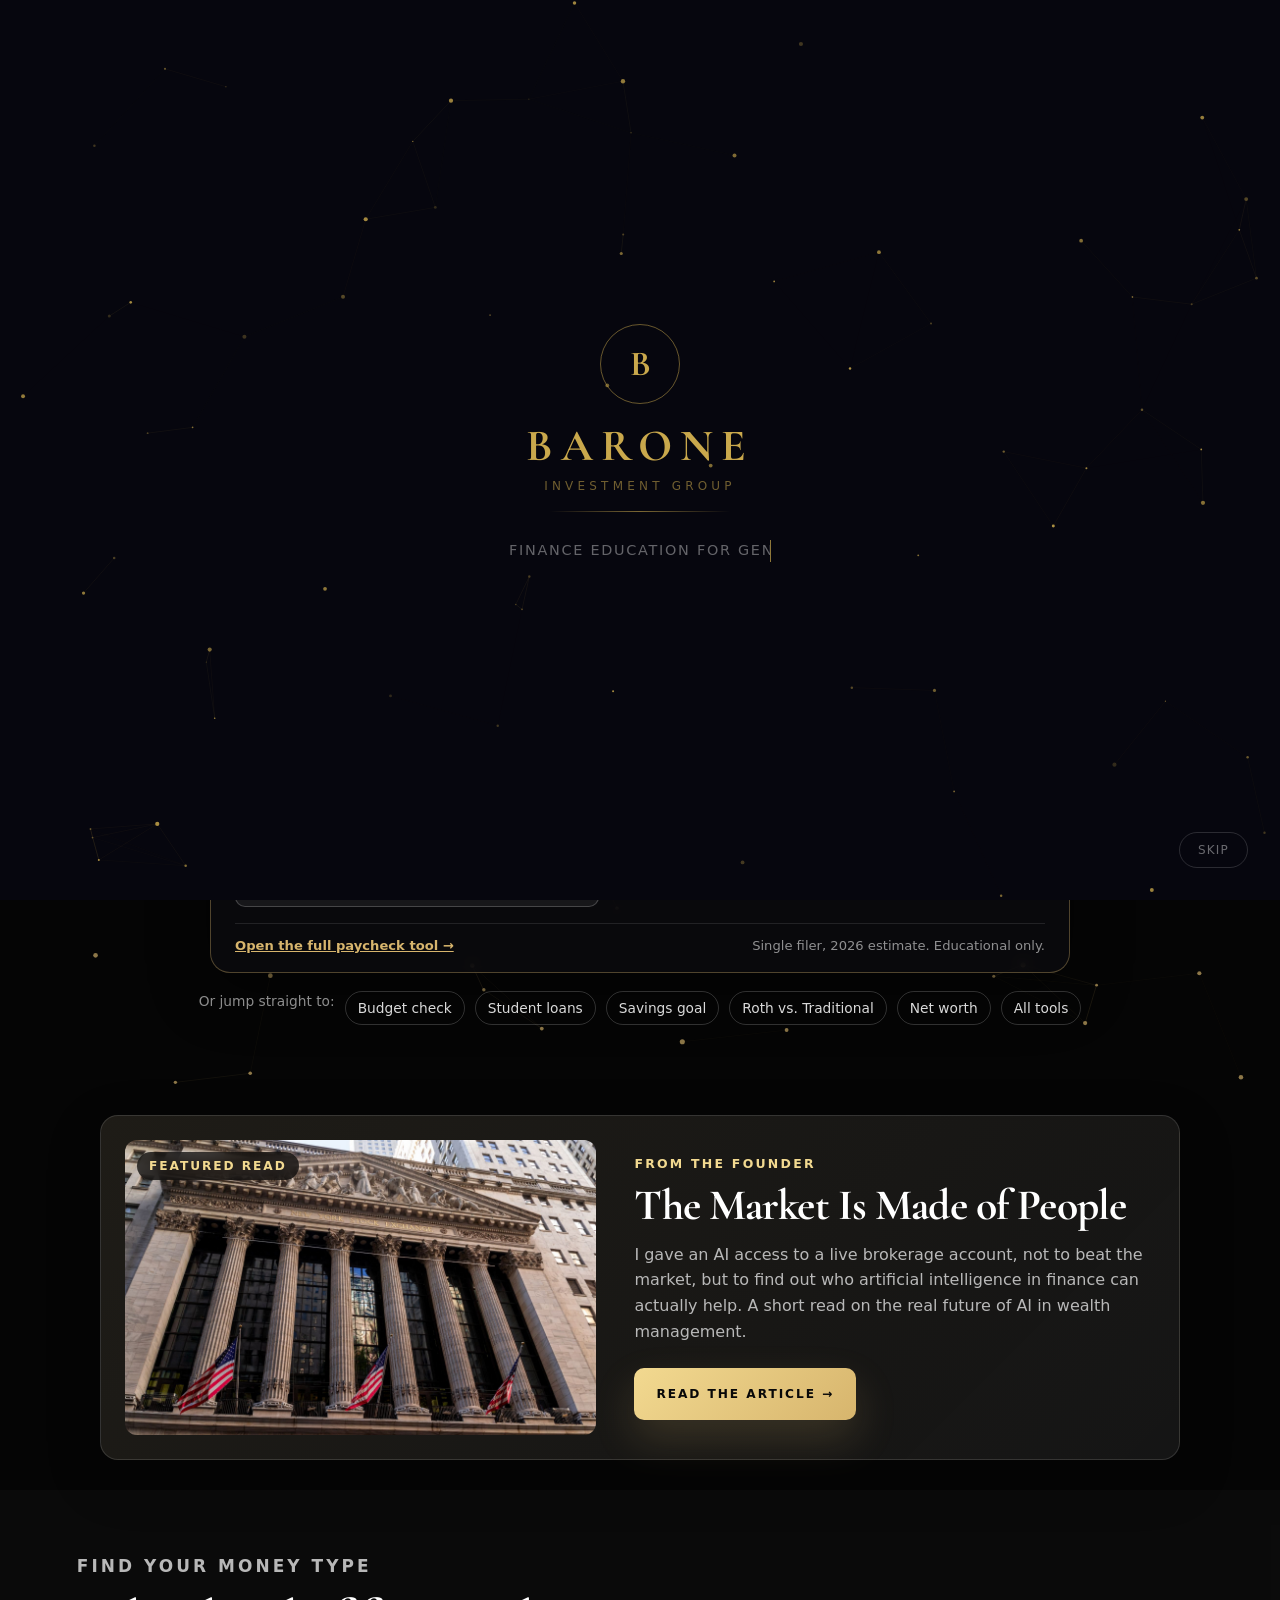
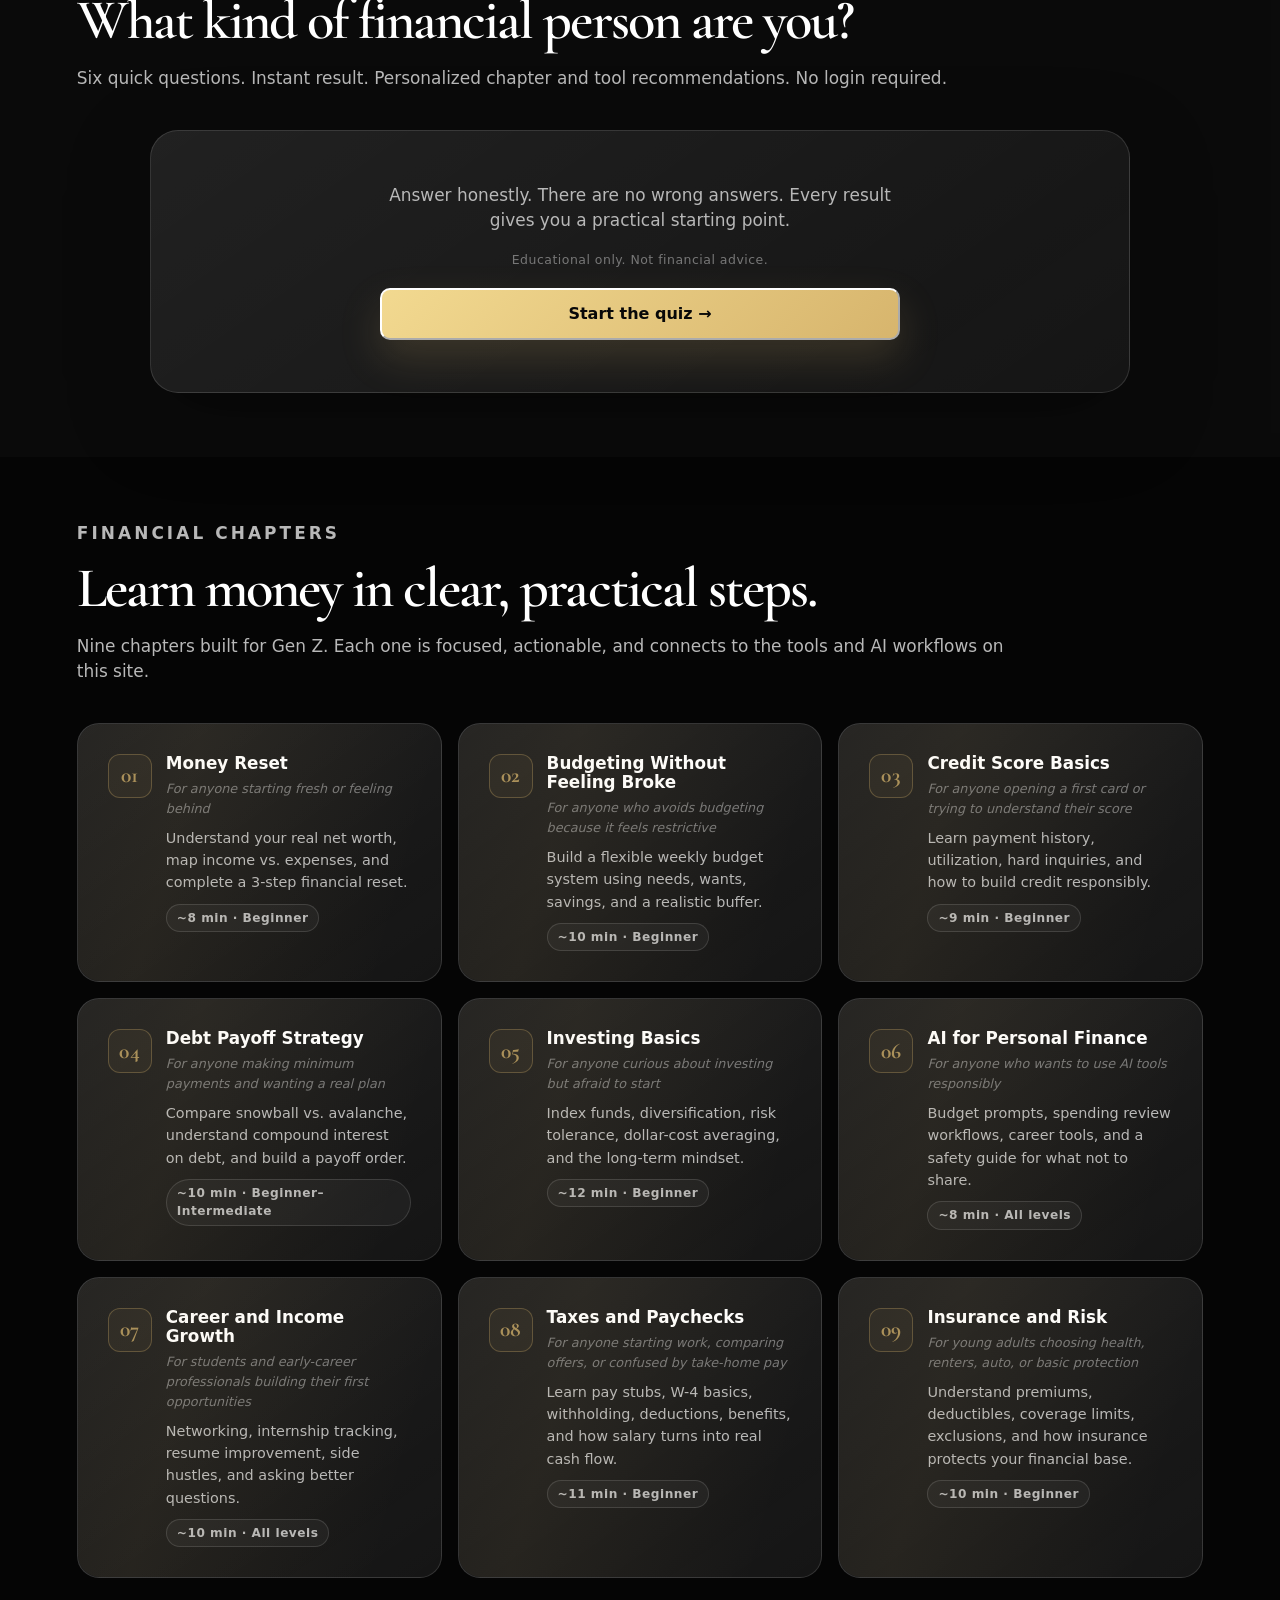
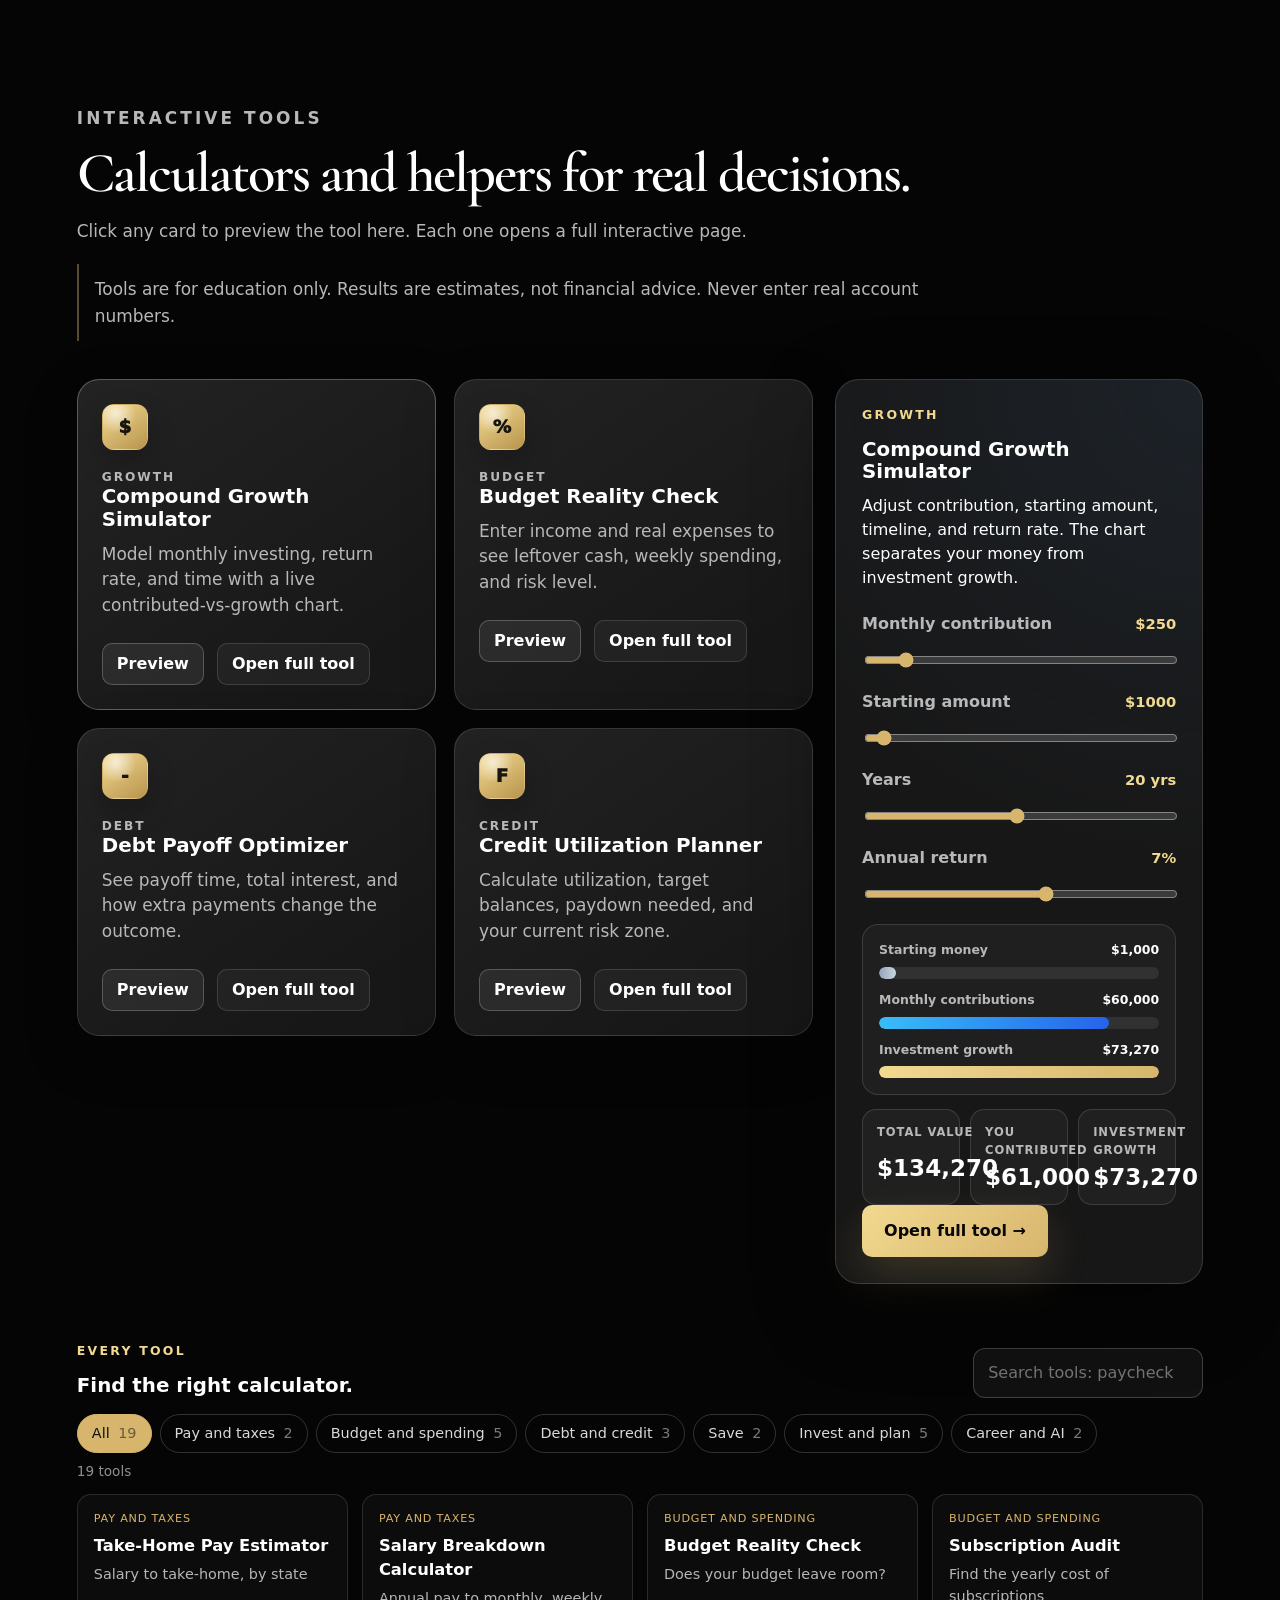
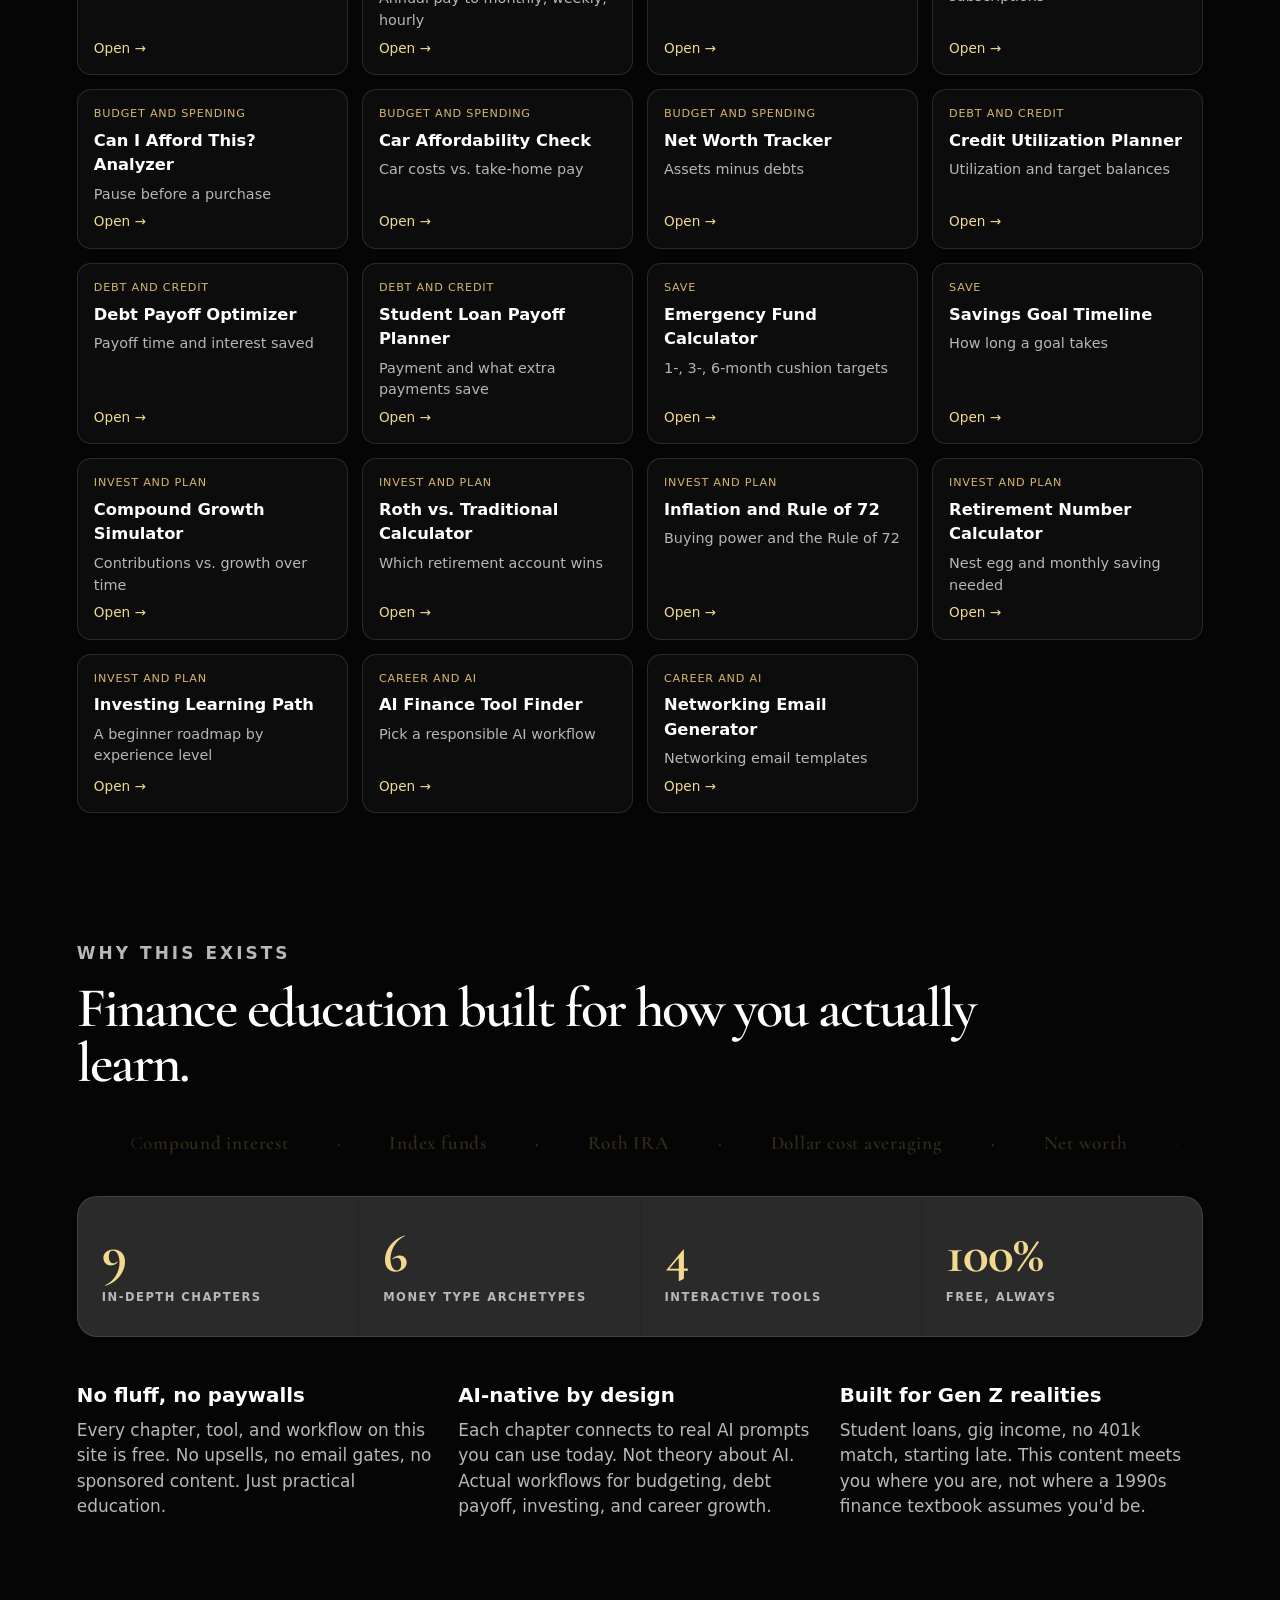
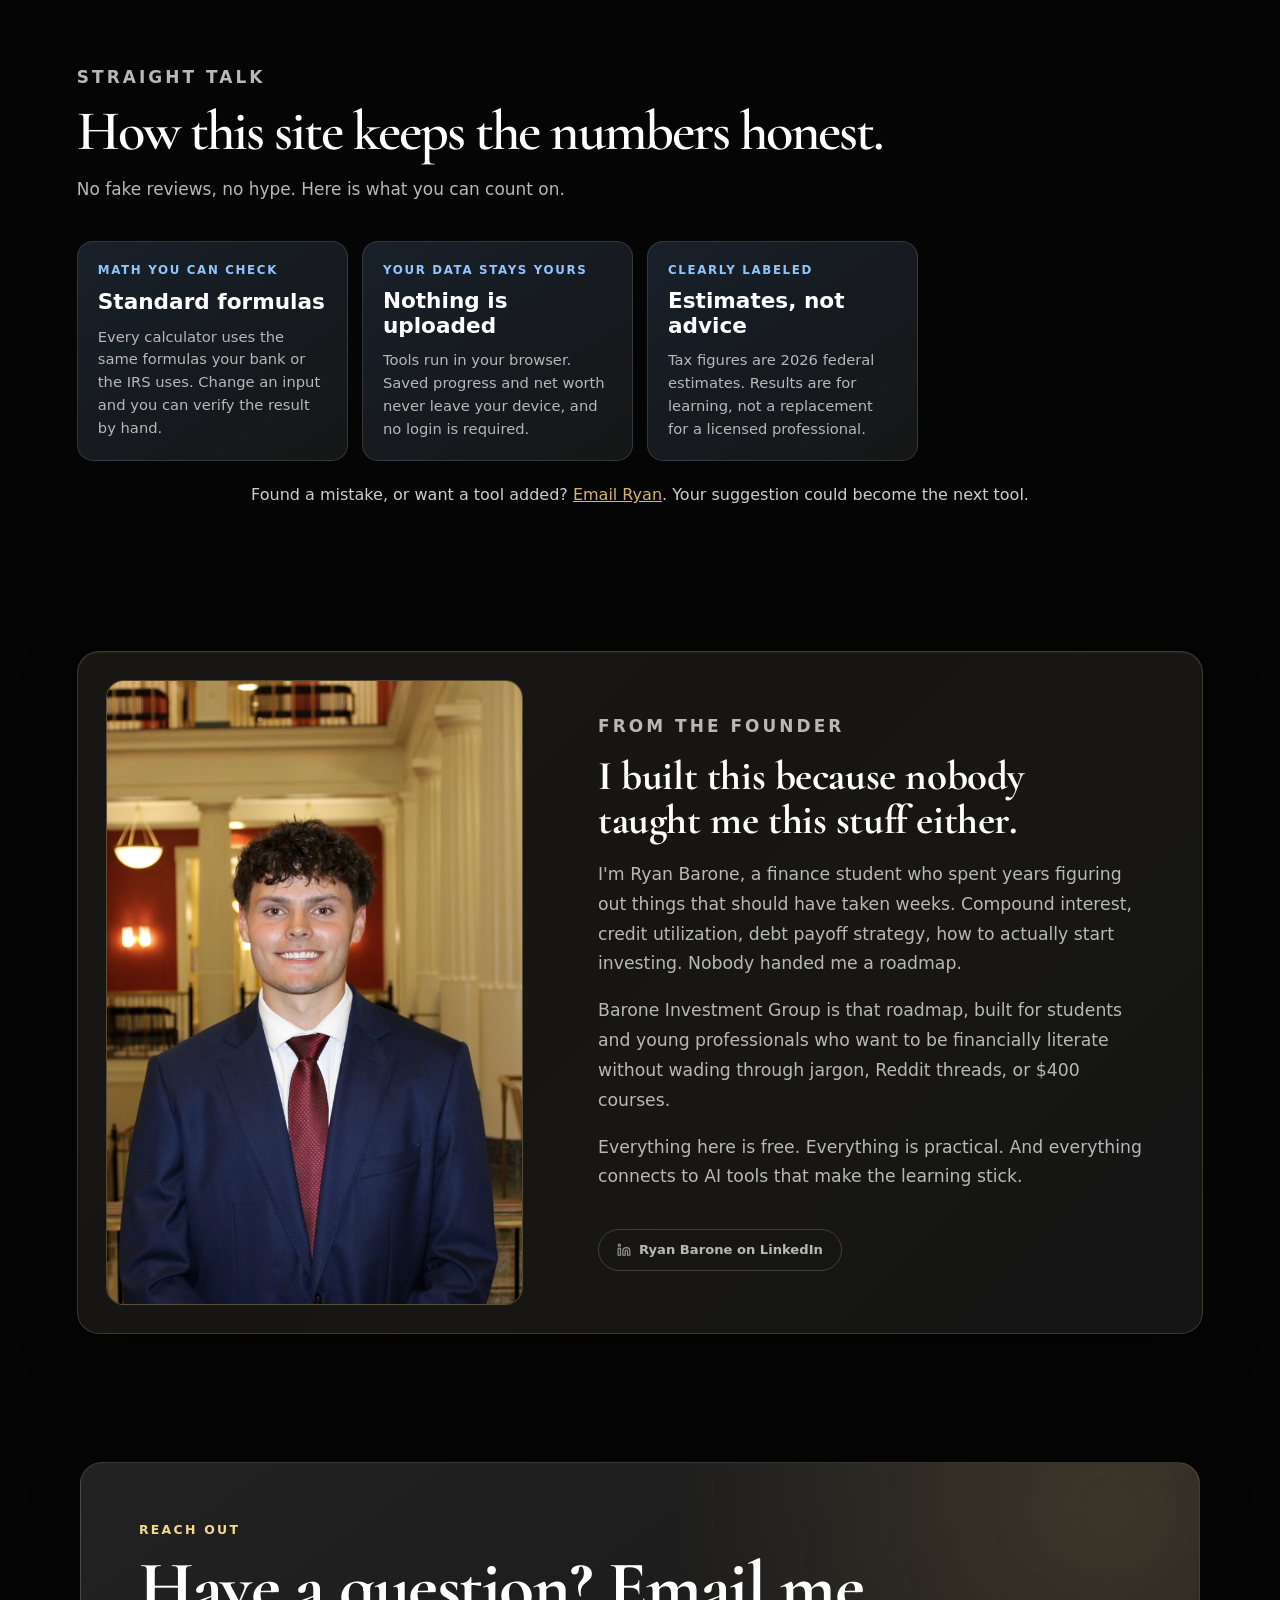
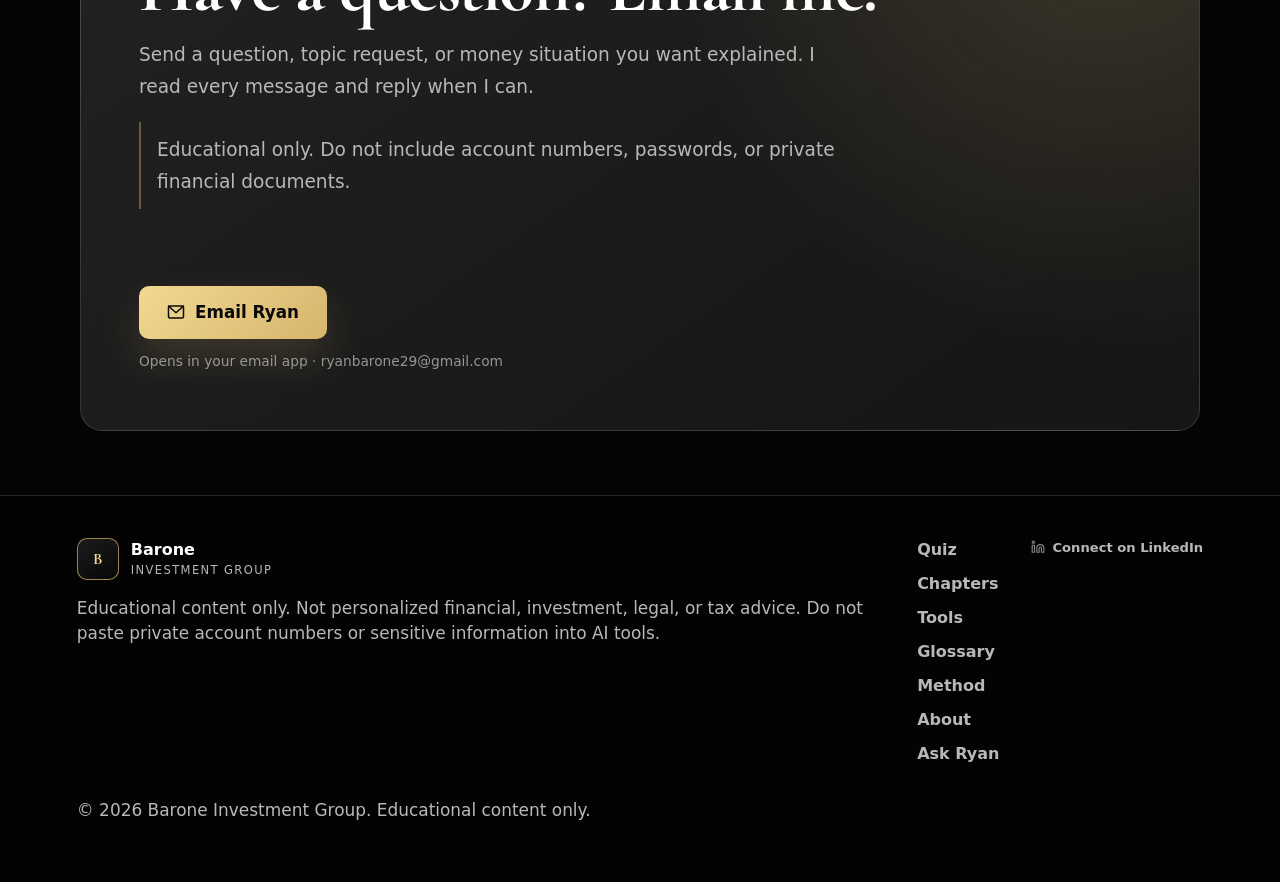
<file: index.html>
<!doctype html>
<html lang="en"><head>
    <meta charset="utf-8">
    <meta name="viewport" content="width=device-width, initial-scale=1">
    <title>Barone Investment Group | AI Finance Education for Gen Z</title>
    <meta name="description" content="Practical AI finance workflows, interactive chapters, and smart tools for Gen Z students and young professionals. Built by Ryan Barone.">

    <!-- Open Graph / social sharing -->
    <meta property="og:type" content="website">
    <meta property="og:url" content="https://www.baroneinvestment.site/">
    <meta property="og:title" content="Barone Investment Group | AI Finance Education for Gen Z">
    <meta property="og:description" content="Practical AI finance workflows, interactive chapters, and smart tools for Gen Z students and young professionals.">
    <meta property="og:image" content="https://www.baroneinvestment.site/og-image.png">

    <!-- Twitter / X card -->
    <meta name="twitter:card" content="summary_large_image">
    <meta name="twitter:title" content="Barone Investment Group | AI Finance Education for Gen Z">
    <meta name="twitter:description" content="Practical AI finance workflows, interactive chapters, and smart tools for Gen Z students and young professionals.">
    <meta name="twitter:image" content="https://www.baroneinvestment.site/og-image.png">

    <link rel="preconnect" href="https://fonts.googleapis.com">
    <link rel="preconnect" href="https://fonts.gstatic.com" crossorigin="">
    <link href="https://fonts.googleapis.com/css2?family=Cormorant+Garamond:wght@600;700&amp;display=swap" rel="stylesheet">
    <link rel="icon" type="image/svg+xml" href="favicon.svg">
    <link rel="stylesheet" href="styles.css?v=20261105v4">
  </head>
  <body>

    <!-- Cinematic Entrance Overlay -->
    <div id="entrance-overlay" role="presentation" aria-hidden="true">
      <canvas id="entrance-canvas"></canvas>
      <div class="entrance-curtain entrance-curtain-left"></div>
      <div class="entrance-curtain entrance-curtain-right"></div>
      <div class="entrance-stage">
        <div class="entrance-mark">
          <span class="entrance-mark-letter">B</span>
          <div class="entrance-mark-shimmer"></div>
        </div>
        <div class="entrance-wordmark">
          <span class="entrance-wordmark-name">Barone</span>
          <span class="entrance-wordmark-sub">Investment Group</span>
        </div>
        <div class="entrance-rule"></div>
        <p class="entrance-tagline"></p>
      </div>
      <button class="entrance-skip" type="button">Skip</button>
    </div>

    <!-- Full-page animated background canvas (fixed, behind everything) -->
    <canvas id="page-bg-canvas" aria-hidden="true" width="1625" height="1268"></canvas>

    <!-- Slow-moving gradient orbs (CSS-driven, gold + blue) -->
    <div class="ambient-bg" aria-hidden="true">
      <span></span>
      <span></span>
      <span></span>
      <span class="orb-blue"></span>
      <span class="orb-blue"></span>
    </div>

    <!-- ── Header ─────────────────────────────────────────────────────────── -->
    <header class="site-header" data-header="">
      <a class="brand" href="#top" aria-label="Barone Investment Group home">
        <span class="brand-mark"><span class="bm-letter">B</span></span>
        <span>
          <strong class="bm-wordmark">Barone</strong>
          <small>Investment Group</small>
        </span>
      </a>

      <button class="nav-toggle" type="button" aria-expanded="false" aria-controls="site-nav" data-nav-toggle="">
        <span></span><span></span><span></span>
      </button>

      <nav id="site-nav" class="site-nav" data-nav="">
        <a href="start.html">Start Here</a>
        <a href="#quiz">Quiz</a>
        <a href="#chapters">Chapters</a>
        <a href="#tools">Tools</a>
        <a href="#mission">About</a>
        <a href="#advice">Ask Ryan</a>
      </nav>
    </header>

    <main id="top">

      <!-- ── 1. Hero ──────────────────────────────────────────────────────── -->
      <section class="hero section" id="home">

        <!-- Particle network canvas -->
        <canvas id="hero-particle-canvas" aria-hidden="true" width="1610" height="1014"></canvas>

        <div class="hero-copy reveal is-visible">
          <p class="eyebrow">Finance education built for Gen Z</p>
          <h1>The financial education<br>nobody gave you.</h1>
          <p class="sub">Start with the quiz, work through the chapters, and use the tools to make real decisions with your money.</p>
          <div class="hero-actions">
            <a class="button primary hero-quiz-button" href="#quiz">Take the Money Type Quiz</a>
            <a class="button secondary" href="start.html">Start Here</a>
            <a class="button secondary" href="#tools">View Tools</a>
          </div>
          <div class="hero-proof-row" aria-label="Quiz details">
            <span>60 seconds</span>
            <span>No login</span>
            <span>Personalized path</span>
          </div>
        </div>

        <div class="hero-lab reveal is-visible" id="hero-lab" aria-label="Live take-home pay calculator">
          <div class="hl-head">
            <span class="eyebrow">Try it now</span>
            <strong>What does your salary really pay?</strong>
          </div>
          <div class="hl-grid">
            <div class="hl-controls">
              <label>Salary <output id="hl-salary-v">$65,000</output>
                <input id="hl-salary" type="range" min="20000" max="250000" step="1000" value="65000" /></label>
              <label>401(k) saved <output id="hl-401k-v">5%</output>
                <input id="hl-401k" type="range" min="0" max="25" step="1" value="5" /></label>
              <label>State
                <select id="hl-state"><option value="">No state tax / not sure</option></select></label>
            </div>
            <div class="hl-out">
              <span class="hl-label">Take-home per paycheck (every two weeks)</span>
              <strong class="hl-net" id="hl-net">$0</strong>
              <small id="hl-month"></small>
              <div class="hl-bar" id="hl-bar" role="img" aria-label="Breakdown of salary into take-home, taxes and 401(k)"></div>
              <ul class="hl-legend" id="hl-legend"></ul>
            </div>
          </div>
          <div class="hl-foot">
            <a id="hl-open" href="tool.html?tool=paycheck">Open the full paycheck tool &rarr;</a>
            <span>Single filer, 2026 estimate. Educational only.</span>
          </div>
        </div>
        <nav class="hero-jump" aria-label="Jump to a tool">
          <span>Or jump straight to:</span>
          <a href="tool.html?tool=budget">Budget check</a>
          <a href="tool.html?tool=student_loan">Student loans</a>
          <a href="tool.html?tool=savings_goal">Savings goal</a>
          <a href="tool.html?tool=roth_vs_trad">Roth vs. Traditional</a>
          <a href="tool.html?tool=net_worth">Net worth</a>
          <a href="#tool-hub">All tools</a>
        </nav>

        <script>
(function () {
  var canvas = document.getElementById('hero-particle-canvas');
  var ctx    = canvas.getContext('2d');
  var pts    = [];
  var mouse  = { x: -9999, y: -9999 };
  var RAF;

  function resize() {
    canvas.width  = canvas.offsetWidth;
    canvas.height = canvas.offsetHeight;
  }

  function seed() {
    pts = [];
    var count = Math.floor((canvas.width * canvas.height) / 14000);
    count = Math.max(40, Math.min(count, 110));
    for (var i = 0; i < count; i++) {
      pts.push({
        x:  Math.random() * canvas.width,
        y:  Math.random() * canvas.height,
        vx: (Math.random() - 0.5) * 0.38,
        vy: (Math.random() - 0.5) * 0.38,
        r:  1.4 + Math.random() * 1.2
      });
    }
  }

  function draw() {
    ctx.clearRect(0, 0, canvas.width, canvas.height);
    var LINK       = 130;
    var MOUSE_LINK = 180;

    for (var i = 0; i < pts.length; i++) {
      var p = pts[i];
      p.x += p.vx;
      p.y += p.vy;
      if (p.x < 0 || p.x > canvas.width)  p.vx *= -1;
      if (p.y < 0 || p.y > canvas.height) p.vy *= -1;

      /* lines between nearby particles */
      for (var j = i + 1; j < pts.length; j++) {
        var q  = pts[j];
        var dx = p.x - q.x, dy = p.y - q.y;
        var d  = Math.sqrt(dx * dx + dy * dy);
        if (d < LINK) {
          ctx.beginPath();
          ctx.moveTo(p.x, p.y);
          ctx.lineTo(q.x, q.y);
          ctx.strokeStyle = 'rgba(215,181,109,' + ((1 - d / LINK) * 0.22) + ')';
          ctx.lineWidth   = 0.7;
          ctx.stroke();
        }
      }

      /* lines to mouse cursor */
      var mx = p.x - mouse.x, my = p.y - mouse.y;
      var md = Math.sqrt(mx * mx + my * my);
      if (md < MOUSE_LINK) {
        ctx.beginPath();
        ctx.moveTo(p.x, p.y);
        ctx.lineTo(mouse.x, mouse.y);
        ctx.strokeStyle = 'rgba(242,217,144,' + ((1 - md / MOUSE_LINK) * 0.55) + ')';
        ctx.lineWidth   = 0.9;
        ctx.stroke();
      }

      /* gold dot */
      ctx.beginPath();
      ctx.arc(p.x, p.y, p.r, 0, Math.PI * 2);
      ctx.fillStyle = 'rgba(215,181,109,0.65)';
      ctx.fill();
    }

    RAF = requestAnimationFrame(draw);
  }

  resize();
  seed();
  draw();

  window.addEventListener('resize', function () {
    cancelAnimationFrame(RAF);
    resize();
    seed();
    draw();
  });

  var section = canvas.closest('section');
  section.addEventListener('mousemove', function (e) {
    var rect  = canvas.getBoundingClientRect();
    mouse.x   = e.clientX - rect.left;
    mouse.y   = e.clientY - rect.top;
  });
  section.addEventListener('mouseleave', function () {
    mouse.x = -9999;
    mouse.y = -9999;
  });
}());
        </script>

      </section>

      <!-- ── Featured article ─────────────────────────────────────────────── -->
      <section class="section feature-section" id="feature">
        <a class="feature-card reveal" href="market-made-of-people/index.html">
          <div class="feature-card-media">
            <img src="market-made-of-people/media/hero.jpg" alt="The New York Stock Exchange" loading="lazy">
            <span class="feature-badge">Featured read</span>
          </div>
          <div class="feature-card-body">
            <p class="eyebrow">From the founder</p>
            <h2 class="feature-card-title">The Market Is Made of People</h2>
            <p class="feature-card-dek">
              I gave an AI access to a live brokerage account, not to beat the market, but
              to find out who artificial intelligence in finance can actually help. A short
              read on the real future of AI in wealth management.
            </p>
            <span class="button primary feature-card-cta">Read the article &rarr;</span>
          </div>
        </a>
      </section>

            <!-- 2. Money Type Quiz -->
      <section class="section quiz-section" id="quiz">
        <div class="section-head reveal">
          <p class="eyebrow">Find your money type</p>
          <h2>What kind of financial person are you?</h2>
          <p>Six quick questions. Instant result. Personalized chapter and tool recommendations. No login required.</p>
        </div>

        <div class="quiz-shell reveal" id="quiz-shell">
          <div class="quiz-start" id="q-start">
            <div class="quiz-start-inner">
              <p class="quiz-start-copy">Answer honestly. There are no wrong answers. Every result gives you a practical starting point.</p>
              <p class="quiz-disclaimer-inline">Educational only. Not financial advice.</p>
              <button class="button primary" type="button" id="start-btn">Start the quiz &rarr;</button>
            </div>
          </div>

          <div class="quiz-question-wrap" id="q-question" style="display:none">
            <div class="quiz-progress-bar-wrap">
              <span id="q-label" class="quiz-progress-label">Question 1 of 8</span>
              <div class="quiz-bar"><div class="quiz-bar-fill" id="q-bar" style="width:0%"></div></div>
            </div>
            <h3 class="quiz-q-text" id="q-text"></h3>
            <div class="quiz-options" id="q-options"></div>
          </div>

          <div class="quiz-result" id="q-result" style="display:none">
            <div class="result-persona-icon" id="r-emoji" aria-hidden="true"></div>
            <div class="result-body">
              <p class="result-eyebrow-label">Your result</p>
              <p class="result-tagline eyebrow" id="r-tagline"></p>
              <h3 id="r-name"></h3>
              <p id="r-desc"></p>
              <div class="result-summary-grid" aria-label="Result summary">
                <div class="result-cell">
                  <svg class="cell-icon" viewBox="0 0 16 16" fill="none" xmlns="http://www.w3.org/2000/svg" aria-hidden="true"><circle cx="8" cy="8" r="5" stroke="currentColor" stroke-width="1.5"/><circle cx="8" cy="8" r="2" fill="currentColor"/></svg>
                  <span>Focus</span><strong id="r-focus"></strong>
                </div>
                <div class="result-cell">
                  <svg class="cell-icon" viewBox="0 0 16 16" fill="none" xmlns="http://www.w3.org/2000/svg" aria-hidden="true"><path d="M3 8h10M9 4l4 4-4 4" stroke="currentColor" stroke-width="1.5" stroke-linecap="round" stroke-linejoin="round"/></svg>
                  <span>First step</span><strong id="r-first-step"></strong>
                </div>
                <div class="result-cell">
                  <svg class="cell-icon" viewBox="0 0 16 16" fill="none" xmlns="http://www.w3.org/2000/svg" aria-hidden="true"><circle cx="8" cy="8" r="5.5" stroke="currentColor" stroke-width="1.5"/><path d="M8 5.5V8l2 1.5" stroke="currentColor" stroke-width="1.5" stroke-linecap="round" stroke-linejoin="round"/></svg>
                  <span>Timeline</span><strong id="r-time"></strong>
                </div>
              </div>
              <div class="result-action-plan">
                <p class="result-plan-label">Your 3-step starter plan</p>
                <ol class="result-checklist" id="r-action-list"></ol>
              </div>
              <div class="result-actions">
                <a class="button primary" id="plan-btn" href="#chapters">Start my plan</a>
                <button class="button secondary" type="button" id="retake-btn">Retake quiz</button>
              </div>
              <p class="quiz-disclaimer-inline">For educational purposes only. Not personalized financial advice.</p>
            </div>
          </div>
        </div>
      </section>

      <script>
(function () {
  var elStart    = document.getElementById('q-start');
  var elQuestion = document.getElementById('q-question');
  var elResult   = document.getElementById('q-result');
  var elLabel    = document.getElementById('q-label');
  var elBar      = document.getElementById('q-bar');
  var elText     = document.getElementById('q-text');
  var elOptions  = document.getElementById('q-options');

  /* ── Questions ───────────────────────────────────────────────────────── */
  var questions = [
    { text: 'When you get paid, what usually happens first?', options: [
      { label: 'I split it between bills, savings, and a budget right away', w: { saver: 3 } },
      { label: 'I cover my bills and enjoy whatever is left', w: { spender: 3 } },
      { label: 'I move money to investments before I spend anything else', w: { builder: 2, optimizer: 2 } },
      { label: 'Honestly, I just try to make it work each month', w: { catchup: 2, avoider: 1 } }
    ]},
    { text: 'How honest are you about your bank balance right now?', options: [
      { label: 'I know exactly. I check it daily and track everything.', w: { saver: 2, optimizer: 2 } },
      { label: 'I know roughly, but I avoid looking too closely', w: { avoider: 3, spender: 1 } },
      { label: 'I check when something comes up or when I need to decide', w: { spender: 2 } },
      { label: 'I pay more attention to my investment accounts than my bank', w: { builder: 3, optimizer: 1 } }
    ]},
    { text: 'An unexpected $500 drops into your account. What do you do?', options: [
      { label: 'Move it straight to savings or my emergency fund', w: { saver: 3 } },
      { label: 'Spend it on something I have been wanting. I earned it.', w: { spender: 3 } },
      { label: 'Invest it, probably in index fund shares', w: { builder: 2, optimizer: 2 } },
      { label: 'Use it to pay off a bill or debt I have been carrying', w: { catchup: 3 } }
    ]},
    { text: 'Pick the statement that feels most true for you right now:', options: [
      { label: 'I save consistently but my money feels like it is not growing', w: { saver: 3 } },
      { label: 'I spend more than I should and feel guilty about it every month', w: { spender: 3 } },
      { label: 'Money gives me real anxiety. I tend to avoid dealing with it.', w: { avoider: 3 } },
      { label: 'I track every dollar and want to squeeze every percent of return', w: { optimizer: 3 } }
    ]},
    { text: 'What is your honest relationship with debt right now?', options: [
      { label: 'Minimal. I hate carrying a balance and pay it off fast.', w: { saver: 2, optimizer: 1 } },
      { label: 'I have some and am mostly making minimum payments', w: { spender: 2, avoider: 1 } },
      { label: 'I use debt strategically when the math makes sense.', w: { builder: 2, optimizer: 2 } },
      { label: 'I have debt I am genuinely not sure how to tackle', w: { catchup: 3 } }
    ]},
    { text: 'When you think about investing right now:', options: [
      { label: 'I have savings but have not actually started investing yet', w: { saver: 3 } },
      { label: 'I have thought about it a lot but something keeps stopping me', w: { avoider: 2, spender: 1 } },
      { label: 'I am already in the market and always learning new strategies', w: { builder: 2, optimizer: 2 } },
      { label: 'Investing feels like a future thing. I need stability first.', w: { catchup: 2, avoider: 1 } }
    ]},
    { text: 'How do you make spending decisions?', options: [
      { label: 'I have a budget with real category limits and I follow it', w: { saver: 2, optimizer: 1 } },
      { label: 'I go with how I feel. If I want it and can pay, I get it.', w: { spender: 3 } },
      { label: 'I research obsessively before buying anything significant', w: { optimizer: 3 } },
      { label: 'I avoid spending wherever I can because I feel behind', w: { catchup: 2, avoider: 1 } }
    ]},
    { text: 'Your top financial goal for the next 12 months?', options: [
      { label: 'Build up or protect my savings and emergency fund', w: { saver: 3 } },
      { label: 'Actually stick to a spending plan and stop the leaks', w: { spender: 2, avoider: 1 } },
      { label: 'Grow my investment portfolio and maximize long-term returns', w: { builder: 2, optimizer: 2 } },
      { label: 'Pay off debt and stop living month to month', w: { catchup: 3 } }
    ]}
  ];

  /* ── Persona SVG illustrations ───────────────────────────────────────── */
  var personaSVG = {
    saver: '<svg xmlns="http://www.w3.org/2000/svg" viewBox="0 0 80 80" width="80" height="80" role="img" aria-label="Teal shield with coin — The Saver"><defs><radialGradient id="sav-bg" cx="40%" cy="35%" r="70%"><stop offset="0%" stop-color="#5eead4" stop-opacity="0.3"/><stop offset="100%" stop-color="#0f766e" stop-opacity="0"/></radialGradient><linearGradient id="sav-g" x1="0%" y1="0%" x2="100%" y2="100%"><stop offset="0%" stop-color="#5eead4"/><stop offset="100%" stop-color="#0d9488"/></linearGradient></defs><circle cx="40" cy="40" r="38" fill="url(#sav-bg)"/><path d="M40 15 L59 23 L59 42 Q59 57 40 65 Q21 57 21 42 L21 23 Z" fill="url(#sav-g)" opacity="0.92"/><circle cx="40" cy="40" r="11" fill="none" stroke="rgba(255,255,255,0.72)" stroke-width="1.8"/><text x="40" y="45" text-anchor="middle" font-size="14" font-weight="700" fill="white" font-family="system-ui,sans-serif">$</text></svg>',

    builder: '<svg xmlns="http://www.w3.org/2000/svg" viewBox="0 0 80 80" width="80" height="80" role="img" aria-label="Blue rising bars — The Builder"><defs><radialGradient id="bld-bg" cx="40%" cy="35%" r="70%"><stop offset="0%" stop-color="#93c5fd" stop-opacity="0.3"/><stop offset="100%" stop-color="#2563eb" stop-opacity="0"/></radialGradient><linearGradient id="bld-g" x1="0%" y1="0%" x2="0%" y2="100%"><stop offset="0%" stop-color="#93c5fd"/><stop offset="100%" stop-color="#2563eb"/></linearGradient></defs><circle cx="40" cy="40" r="38" fill="url(#bld-bg)"/><rect x="14" y="52" width="13" height="14" rx="2.5" fill="url(#bld-g)" opacity="0.52"/><rect x="34" y="39" width="13" height="27" rx="2.5" fill="url(#bld-g)" opacity="0.76"/><rect x="54" y="24" width="13" height="42" rx="2.5" fill="url(#bld-g)"/><polyline points="20.5,52 40.5,39 60.5,24" stroke="rgba(255,255,255,0.68)" stroke-width="2" fill="none" stroke-linecap="round" stroke-linejoin="round"/><circle cx="60.5" cy="24" r="3.5" fill="white"/></svg>',

    spender: '<svg xmlns="http://www.w3.org/2000/svg" viewBox="0 0 80 80" width="80" height="80" role="img" aria-label="Amber credit card — The Spender"><defs><radialGradient id="spn-bg" cx="40%" cy="35%" r="70%"><stop offset="0%" stop-color="#fde68a" stop-opacity="0.3"/><stop offset="100%" stop-color="#d97706" stop-opacity="0"/></radialGradient><linearGradient id="spn-g" x1="0%" y1="0%" x2="100%" y2="100%"><stop offset="0%" stop-color="#fde68a"/><stop offset="100%" stop-color="#f59e0b"/></linearGradient></defs><circle cx="40" cy="40" r="38" fill="url(#spn-bg)"/><rect x="15" y="27" width="50" height="32" rx="5.5" fill="url(#spn-g)" opacity="0.9"/><rect x="15" y="36" width="50" height="7" fill="rgba(0,0,0,0.22)"/><rect x="21" y="48" width="18" height="4" rx="2" fill="rgba(255,255,255,0.5)"/><rect x="44" y="48" width="10" height="4" rx="2" fill="rgba(255,255,255,0.35)"/><path d="M59 14 L55 23 L62 21 L57 32" stroke="#fde68a" stroke-width="2.2" fill="none" stroke-linecap="round" stroke-linejoin="round"/><circle cx="59" cy="14" r="2" fill="#fde68a"/></svg>',

    avoider: '<svg xmlns="http://www.w3.org/2000/svg" viewBox="0 0 80 80" width="80" height="80" role="img" aria-label="Lavender cloud — The Avoider"><defs><radialGradient id="avo-bg" cx="40%" cy="35%" r="70%"><stop offset="0%" stop-color="#c4b5fd" stop-opacity="0.3"/><stop offset="100%" stop-color="#7c3aed" stop-opacity="0"/></radialGradient><linearGradient id="avo-g" x1="0%" y1="0%" x2="100%" y2="100%"><stop offset="0%" stop-color="#ddd6fe"/><stop offset="100%" stop-color="#7c3aed"/></linearGradient></defs><circle cx="40" cy="40" r="38" fill="url(#avo-bg)"/><ellipse cx="40" cy="47" rx="21" ry="11" fill="url(#avo-g)" opacity="0.85"/><circle cx="27" cy="44" r="11" fill="url(#avo-g)" opacity="0.85"/><circle cx="40" cy="38" r="14" fill="url(#avo-g)" opacity="0.85"/><circle cx="53" cy="43" r="10" fill="url(#avo-g)" opacity="0.85"/><circle cx="33" cy="44" r="2.8" fill="rgba(255,255,255,0.82)"/><circle cx="40" cy="44" r="2.8" fill="rgba(255,255,255,0.82)"/><circle cx="47" cy="44" r="2.8" fill="rgba(255,255,255,0.82)"/></svg>',

    optimizer: '<svg xmlns="http://www.w3.org/2000/svg" viewBox="0 0 80 80" width="80" height="80" role="img" aria-label="Purple target — The Strategist"><defs><radialGradient id="str-bg" cx="40%" cy="35%" r="70%"><stop offset="0%" stop-color="#e879f9" stop-opacity="0.28"/><stop offset="100%" stop-color="#9333ea" stop-opacity="0"/></radialGradient><linearGradient id="str-g" x1="0%" y1="0%" x2="100%" y2="100%"><stop offset="0%" stop-color="#f0abfc"/><stop offset="100%" stop-color="#9333ea"/></linearGradient></defs><circle cx="40" cy="40" r="38" fill="url(#str-bg)"/><circle cx="40" cy="40" r="23" fill="none" stroke="#a855f7" stroke-width="1.5" opacity="0.42"/><circle cx="40" cy="40" r="15" fill="none" stroke="#a855f7" stroke-width="2" opacity="0.65"/><circle cx="40" cy="40" r="7" fill="url(#str-g)"/><line x1="40" y1="12" x2="40" y2="20" stroke="rgba(240,171,252,0.55)" stroke-width="1.8" stroke-linecap="round"/><line x1="40" y1="60" x2="40" y2="68" stroke="rgba(240,171,252,0.55)" stroke-width="1.8" stroke-linecap="round"/><line x1="12" y1="40" x2="20" y2="40" stroke="rgba(240,171,252,0.55)" stroke-width="1.8" stroke-linecap="round"/><line x1="60" y1="40" x2="68" y2="40" stroke="rgba(240,171,252,0.55)" stroke-width="1.8" stroke-linecap="round"/></svg>',

    catchup: '<svg xmlns="http://www.w3.org/2000/svg" viewBox="0 0 80 80" width="80" height="80" role="img" aria-label="Coral rising arrow — The Comeback Kid"><defs><radialGradient id="ckd-bg" cx="40%" cy="35%" r="70%"><stop offset="0%" stop-color="#fda4af" stop-opacity="0.3"/><stop offset="100%" stop-color="#e11d48" stop-opacity="0"/></radialGradient><linearGradient id="ckd-g" x1="0%" y1="100%" x2="100%" y2="0%"><stop offset="0%" stop-color="#fda4af"/><stop offset="100%" stop-color="#f43f5e"/></linearGradient></defs><circle cx="40" cy="40" r="38" fill="url(#ckd-bg)"/><line x1="13" y1="57" x2="67" y2="57" stroke="rgba(253,164,175,0.32)" stroke-width="1.5" stroke-dasharray="5 3.5" stroke-linecap="round"/><polyline points="14,60 27,50 40,55 58,28" stroke="#fb7185" stroke-width="3.2" fill="none" stroke-linecap="round" stroke-linejoin="round"/><polyline points="50,24 58,28 54,37" stroke="#fb7185" stroke-width="3.2" fill="none" stroke-linecap="round" stroke-linejoin="round"/><circle cx="58" cy="28" r="4" fill="#fda4af"/></svg>'
  };

  /* ── Persona data ────────────────────────────────────────────────────── */
  var results = {
    saver: {
      svg: personaSVG.saver,
      badge: 'Saver',
      name: 'The Saver',
      tagline: 'Disciplined with cash. Ready to put it to work.',
      focus: 'Start investing',
      firstStep: 'Open Investing Basics',
      time: 'This week',
      desc: 'You are consistent and careful, which are genuinely rare traits. But cash sitting in a low-yield account quietly loses ground to inflation every year. Your next move is putting those saved dollars to work without taking on more risk than you need to.',
      actions: [
        'Check whether your emergency fund is in a high-yield savings account.',
        'Read Investing Basics and learn the real difference between saving and investing.',
        'Use the compound calculator to model what monthly investing looks like over 10 or 20 years.'
      ],
      chapters: [['investing','Investing Basics'],['budgeting','Budgeting Without Feeling Broke'],['ai','AI for Personal Finance']],
      tools: [['compound','Compound Interest Calculator'],['invest_guide','Investing Learning Path'],['savings','Savings Goal Tracker']]
    },
    builder: {
      svg: personaSVG.builder,
      badge: 'Builder',
      name: 'The Builder',
      tagline: 'Long horizon. Steady hands. That is your edge.',
      focus: 'Optimize and grow',
      firstStep: 'Model a 10-year scenario',
      time: 'This month',
      desc: 'You already have the mindset that separates real wealth builders from everyone else. You invest consistently, think in decades, and do not panic. The goal now is sharpening your strategy, accelerating income, and letting compounding do the heavy lifting.',
      actions: [
        'Set one clear monthly investing target and automate it so it never gets skipped.',
        'Use the compound calculator to model your current contributions out 10 and 20 years.',
        'Read the career chapter and find one concrete move that could grow your income this year.'
      ],
      chapters: [['investing','Investing Basics'],['careers','Career and Income Growth'],['ai','AI for Personal Finance']],
      tools: [['compound','Compound Interest Calculator'],['invest_guide','Investing Learning Path'],['email_gen','Career Email Generator']]
    },
    spender: {
      svg: personaSVG.spender,
      badge: 'Spender',
      name: 'The Spender',
      tagline: 'Great at living well. Build a system to keep it.',
      focus: 'Spend with intention',
      firstStep: 'Build a weekly budget',
      time: '7 days',
      desc: 'You know how to enjoy money, and that is not a flaw. But without a system, lifestyle creep quietly wins every month. A real budget does not restrict you. It makes your spending intentional so you can keep doing what you love without the guilt hanging over it.',
      actions: [
        'Pick one spending category to actually track for the next seven days. Just one.',
        'Use the Budget Reality Check tool to set a realistic weekly spending number.',
        'Set up one automatic transfer to savings before you spend anything else this month.'
      ],
      chapters: [['budgeting','Budgeting Without Feeling Broke'],['reset','Money Reset'],['credit','Credit Score Basics']],
      tools: [['budget','Budget Builder'],['emergency','Emergency Fund Calculator'],['debt_planner','Debt Payoff Planner']]
    },
    avoider: {
      svg: personaSVG.avoider,
      badge: 'Avoider',
      name: 'The Avoider',
      tagline: 'Money anxiety is real. It is also very workable.',
      focus: 'Reduce overwhelm',
      firstStep: 'Do a money reset',
      time: '20 minutes',
      desc: 'Avoiding money is a stress response, not a character flaw. The goal is not to become a spreadsheet person overnight. Take one small step at a time, start with the simplest chapter, and build from there. You will find things get manageable much faster than you expect.',
      actions: [
        'Look at only your checking balance right now. Write the number down. That is it.',
        'Open the Money Reset chapter and complete just the first exercise.',
        'Choose one bill, balance, or habit to understand better this week. Only one.'
      ],
      chapters: [['reset','Money Reset'],['budgeting','Budgeting Without Feeling Broke'],['credit','Credit Score Basics']],
      tools: [['budget','Budget Builder'],['emergency','Emergency Fund Calculator'],['credit_score','Credit Score Guide']]
    },
    optimizer: {
      svg: personaSVG.optimizer,
      badge: 'Strategist',
      name: 'The Strategist',
      tagline: 'The basics are solid. Time for precision moves.',
      focus: 'Fine-tune and maximize',
      firstStep: 'Audit one assumption',
      time: 'This month',
      desc: 'You track everything, question assumptions, and want to squeeze every percent of return. That is genuinely rare. The fundamentals are already in place. Your edge is in the details: tax efficiency, portfolio allocation, AI-assisted research, and income acceleration.',
      actions: [
        'Pick one account, fee structure, or investing assumption and pressure-test it this week.',
        'Use an AI tool to compare two options in your current setup, then verify on official sources.',
        'Identify one specific upgrade that either cuts a cost, improves a return, or raises your income.'
      ],
      chapters: [['investing','Investing Basics'],['ai','AI for Personal Finance'],['careers','Career and Income Growth']],
      tools: [['compound','Compound Interest Calculator'],['tax','Tax Estimator'],['invest_guide','Investing Learning Path']]
    },
    catchup: {
      svg: personaSVG.catchup,
      badge: 'Comeback Kid',
      name: 'The Comeback Kid',
      tagline: 'Starting late or starting over. Here is your path.',
      focus: 'Stabilize first',
      firstStep: 'List debts and bills',
      time: 'Today',
      desc: 'You are dealing with real financial pressure, not theory. The goal right now is not perfection. It is stopping the bleeding, building a base, and stacking small wins that compound over time. You are not behind forever. You are just getting started for real this time.',
      actions: [
        'Write down every debt or unpaid bill with balance, interest rate, and minimum payment.',
        'Use the Debt Payoff Optimizer to find the right first target to eliminate.',
        'Set one small weekly cash buffer you protect before making any extra payments.'
      ],
      chapters: [['reset','Money Reset'],['debt_payoff','Debt Payoff Strategy'],['budgeting','Budgeting Without Feeling Broke']],
      tools: [['debt_planner','Debt Payoff Planner'],['emergency','Emergency Fund Calculator'],['budget','Budget Builder']]
    }
  };

  /* ── Quiz engine ─────────────────────────────────────────────────────── */
  var scores = { saver: 0, spender: 0, builder: 0, avoider: 0, optimizer: 0, catchup: 0 };
  var currentQ = 0;

  function show(el) { el.style.display = ''; }
  function hide(el) { el.style.display = 'none'; }

  function renderQuestion(idx) {
    var q = questions[idx];
    elLabel.textContent = 'Question ' + (idx + 1) + ' of ' + questions.length;
    elBar.style.width = ((idx / questions.length) * 100).toFixed(0) + '%';
    elText.textContent = q.text;
    elOptions.innerHTML = '';
    q.options.forEach(function (opt) {
      var btn = document.createElement('button');
      btn.textContent = opt.label;
      btn.addEventListener('click', function () {
        btn.classList.add('is-selected');
        Object.keys(opt.w).forEach(function (k) { scores[k] += opt.w[k]; });
        currentQ++;
        setTimeout(function () {
          if (currentQ < questions.length) renderQuestion(currentQ);
          else renderResult();
        }, 160);
      });
      elOptions.appendChild(btn);
    });
  }

  function renderResult() {
    elBar.style.width = '100%';
    elLabel.textContent = 'Complete';
    var winner = Object.keys(scores).reduce(function (a, b) { return scores[a] >= scores[b] ? a : b; });
    var r = results[winner];

    /* Persona icon */
    var iconEl = document.getElementById('r-emoji');
    iconEl.innerHTML = r.svg;
    iconEl.setAttribute('data-type', winner);

    /* Text content */
    document.getElementById('r-tagline').textContent = r.tagline;
    document.getElementById('r-name').textContent = r.name;
    document.getElementById('r-desc').textContent = r.desc;
    document.getElementById('r-focus').textContent = r.focus;
    document.getElementById('r-first-step').textContent = r.firstStep;
    document.getElementById('r-time').textContent = r.time;

    /* Numbered checklist */
    document.getElementById('r-action-list').innerHTML = r.actions.map(function (step, i) {
      return '<li class="result-checklist-item"><span class="checklist-num" aria-hidden="true">' + (i + 1) + '</span><span>' + step + '</span></li>';
    }).join('');

    /* CTA link */
    document.getElementById('plan-btn').href = 'lesson.html?topic=' + r.chapters[0][0];

    /* Apply persona type to result card for color theming */
    elResult.setAttribute('data-type', winner);

    /* Persist to localStorage */
    try {
      localStorage.setItem('bigProfile', JSON.stringify({ type: winner, name: r.name, badge: r.badge, tagline: r.tagline }));
    } catch(e) {}

    hide(elQuestion);
    show(elResult);
    elResult.classList.remove('is-revealed');
    requestAnimationFrame(function () {
      requestAnimationFrame(function () { elResult.classList.add('is-revealed'); });
    });
  }

  function resetQuiz() {
    Object.keys(scores).forEach(function (k) { scores[k] = 0; });
    currentQ = 0;
    elResult.classList.remove('is-revealed');
    elResult.removeAttribute('data-type');
    hide(elResult);
    show(elQuestion);
    renderQuestion(0);
  }

  document.getElementById('start-btn').addEventListener('click', function () {
    hide(elStart); show(elQuestion); renderQuestion(0);
  });

  var heroQuizBtn = document.querySelector('.hero-quiz-button');
  if (heroQuizBtn) {
    heroQuizBtn.addEventListener('click', function () {
      setTimeout(function () {
        if (elStart && elStart.style.display !== 'none') {
          hide(elStart); show(elQuestion); renderQuestion(0);
        }
      }, 400);
    });
  }

  document.getElementById('retake-btn').addEventListener('click', resetQuiz);
}());
      </script>

      <!-- ── 3. Financial Chapters ────────────────────────────────────────── -->
      <section class="section chapters-section" id="chapters">
        <div class="section-head reveal">
          <p class="eyebrow">Financial chapters</p>
          <h2>Learn money in clear, practical steps.</h2>
          <p>Nine chapters built for Gen Z. Each one is focused, actionable, and connects to the tools and AI workflows on this site.</p>
        </div>

        <div class="progress-dash" id="progress-dash" hidden>
          <div><strong id="pd-count">0 of 9</strong><span> chapters opened</span></div>
          <div class="pd-bar" aria-hidden="true"><span id="pd-fill"></span></div>
          <div id="pd-quiz"></div>
          <a class="button primary" id="pd-next" href="lesson.html?topic=reset">Continue &rarr;</a>
        </div>

        <div class="chapters-grid">
          <a class="chapter-card reveal" href="lesson.html?topic=reset">
            <span class="chapter-num">01</span>
            <div class="chapter-body">
              <h3>Money Reset</h3>
              <p class="chapter-for">For anyone starting fresh or feeling behind</p>
              <p>Understand your real net worth, map income vs. expenses, and complete a 3-step financial reset.</p>
              <span class="chapter-meta">~8 min · Beginner</span>
            </div>
          <div class="chapter-progress"></div>
          </a>

          <a class="chapter-card reveal" href="lesson.html?topic=budgeting">
            <span class="chapter-num">02</span>
            <div class="chapter-body">
              <h3>Budgeting Without Feeling Broke</h3>
              <p class="chapter-for">For anyone who avoids budgeting because it feels restrictive</p>
              <p>Build a flexible weekly budget system using needs, wants, savings, and a realistic buffer.</p>
              <span class="chapter-meta">~10 min · Beginner</span>
            </div>
          <div class="chapter-progress"></div>
          </a>

          <a class="chapter-card reveal" href="lesson.html?topic=credit">
            <span class="chapter-num">03</span>
            <div class="chapter-body">
              <h3>Credit Score Basics</h3>
              <p class="chapter-for">For anyone opening a first card or trying to understand their score</p>
              <p>Learn payment history, utilization, hard inquiries, and how to build credit responsibly.</p>
              <span class="chapter-meta">~9 min · Beginner</span>
            </div>
          <div class="chapter-progress"></div>
          </a>

          <a class="chapter-card reveal" href="lesson.html?topic=debt_payoff">
            <span class="chapter-num">04</span>
            <div class="chapter-body">
              <h3>Debt Payoff Strategy</h3>
              <p class="chapter-for">For anyone making minimum payments and wanting a real plan</p>
              <p>Compare snowball vs. avalanche, understand compound interest on debt, and build a payoff order.</p>
              <span class="chapter-meta">~10 min · Beginner–Intermediate</span>
            </div>
          <div class="chapter-progress"></div>
          </a>

          <a class="chapter-card reveal" href="lesson.html?topic=investing">
            <span class="chapter-num">05</span>
            <div class="chapter-body">
              <h3>Investing Basics</h3>
              <p class="chapter-for">For anyone curious about investing but afraid to start</p>
              <p>Index funds, diversification, risk tolerance, dollar-cost averaging, and the long-term mindset.</p>
              <span class="chapter-meta">~12 min · Beginner</span>
            </div>
          <div class="chapter-progress"></div>
          </a>

          <a class="chapter-card reveal" href="lesson.html?topic=ai">
            <span class="chapter-num">06</span>
            <div class="chapter-body">
              <h3>AI for Personal Finance</h3>
              <p class="chapter-for">For anyone who wants to use AI tools responsibly</p>
              <p>Budget prompts, spending review workflows, career tools, and a safety guide for what not to share.</p>
              <span class="chapter-meta">~8 min · All levels</span>
            </div>
          <div class="chapter-progress"></div>
          </a>

          <a class="chapter-card reveal" href="lesson.html?topic=careers">
            <span class="chapter-num">07</span>
            <div class="chapter-body">
              <h3>Career and Income Growth</h3>
              <p class="chapter-for">For students and early-career professionals building their first opportunities</p>
              <p>Networking, internship tracking, resume improvement, side hustles, and asking better questions.</p>
              <span class="chapter-meta">~10 min · All levels</span>
            </div>
          <div class="chapter-progress"></div>
          </a>

          <a class="chapter-card reveal" href="lesson.html?topic=taxes_paychecks">
            <span class="chapter-num">08</span>
            <div class="chapter-body">
              <h3>Taxes and Paychecks</h3>
              <p class="chapter-for">For anyone starting work, comparing offers, or confused by take-home pay</p>
              <p>Learn pay stubs, W-4 basics, withholding, deductions, benefits, and how salary turns into real cash flow.</p>
              <span class="chapter-meta">~11 min · Beginner</span>
            </div>
          <div class="chapter-progress"></div>
          </a>

          <a class="chapter-card reveal" href="lesson.html?topic=insurance_risk">
            <span class="chapter-num">09</span>
            <div class="chapter-body">
              <h3>Insurance and Risk</h3>
              <p class="chapter-for">For young adults choosing health, renters, auto, or basic protection</p>
              <p>Understand premiums, deductibles, coverage limits, exclusions, and how insurance protects your financial base.</p>
              <span class="chapter-meta">~10 min · Beginner</span>
            </div>
          <div class="chapter-progress"></div>
          </a>
        </div>
      </section>

      <section class="section tools-section" id="tools">
        <div class="section-head reveal">
          <p class="eyebrow">Interactive tools</p>
          <h2>Calculators and helpers for real decisions.</h2>
          <p>Click any card to preview the tool here. Each one opens a full interactive page.</p>
          <p class="site-disclaimer">Tools are for education only. Results are estimates, not financial advice. Never enter real account numbers.</p>
        </div>

        <div class="tool-layout">
          <div class="tool-grid">
            <article class="tool-card reveal is-active" data-tool-card="compound">
              <span class="tool-brand-icon" aria-hidden="true">$</span>
              <span class="tool-kicker">Growth</span>
              <h3>Compound Growth Simulator</h3>
              <p>Model monthly investing, return rate, and time with a live contributed-vs-growth chart.</p>
              <button type="button" data-tool-open="compound">Preview</button>
              <a class="card-link" href="tool.html?tool=compound">Open full tool</a>
            </article>

            <article class="tool-card reveal" data-tool-card="budget">
              <span class="tool-brand-icon" aria-hidden="true">%</span>
              <span class="tool-kicker">Budget</span>
              <h3>Budget Reality Check</h3>
              <p>Enter income and real expenses to see leftover cash, weekly spending, and risk level.</p>
              <button type="button" data-tool-open="budget">Preview</button>
              <a class="card-link" href="tool.html?tool=budget">Open full tool</a>
            </article>

            <article class="tool-card reveal" data-tool-card="debt_planner">
              <span class="tool-brand-icon" aria-hidden="true">-</span>
              <span class="tool-kicker">Debt</span>
              <h3>Debt Payoff Optimizer</h3>
              <p>See payoff time, total interest, and how extra payments change the outcome.</p>
              <button type="button" data-tool-open="debt_planner">Preview</button>
              <a class="card-link" href="tool.html?tool=debt_planner">Open full tool</a>
            </article>

            <article class="tool-card reveal" data-tool-card="credit">
              <span class="tool-brand-icon" aria-hidden="true">F</span>
              <span class="tool-kicker">Credit</span>
              <h3>Credit Utilization Planner</h3>
              <p>Calculate utilization, target balances, paydown needed, and your current risk zone.</p>
              <button type="button" data-tool-open="credit">Preview</button>
              <a class="card-link" href="tool.html?tool=credit">Open full tool</a>
            </article>

          </div><!-- /.tool-grid -->

          <div class="tool-hub" id="tool-hub" aria-label="All tools">
            <div class="hub-head">
              <div>
                <p class="panel-label">Every tool</p>
                <h3>Find the right calculator.</h3>
              </div>
              <label class="hub-search-wrap"><span class="visually-hidden" style="position:absolute;left:-9999px">Search tools</span>
                <input id="hub-search" type="search" placeholder="Search tools: paycheck, loan, Roth…" autocomplete="off" /></label>
            </div>
            <div class="hub-chips" id="hub-chips" role="group" aria-label="Filter tools by category"></div>
            <p class="hub-count" id="hub-count" aria-live="polite"></p>
            <div class="hub-grid" id="hub-grid"></div>
            <p class="hub-empty" id="hub-empty" hidden>No tools match that search.</p>
          </div>

          <!-- Tool preview panel -->
          <div class="tool-panel" id="tool-panel">
            <p class="panel-label" id="tool-panel-kicker">Growth</p>
            <h3 id="tool-panel-title">Compound Growth Simulator</h3>
            <p id="tool-panel-copy">Adjust contribution, starting amount, timeline, and return rate. The chart separates your money from investment growth.</p>
            <div class="tool-preview" id="tool-preview">
      <label class="tool-control-row">
    <span>Monthly contribution <strong id="growth-monthly-value">$250</strong></span>
    <input id="growth-monthly" type="range" min="25" max="2000" value="250" step="25">
  </label>
      <label class="tool-control-row">
    <span>Starting amount <strong id="growth-start-value">$1000</strong></span>
    <input id="growth-start" type="range" min="0" max="25000" value="1000" step="250">
  </label>
      <label class="tool-control-row">
    <span>Years <strong id="growth-years-value">20 yrs</strong></span>
    <input id="growth-years" type="range" min="1" max="40" value="20" step="1">
  </label>
      <label class="tool-control-row">
    <span>Annual return <strong id="growth-rate-value">7%</strong></span>
    <input id="growth-rate" type="range" min="0" max="12" value="7" step="0.5">
  </label>
      <div class="insight-chart" id="growth-chart" aria-hidden="true"><div class="insight-row">
        <div class="insight-row-top"><span>Starting money</span><strong>$1,000</strong></div>
        <div class="insight-track"><i style="width:6%; background:linear-gradient(90deg,#94a3b8,#cbd5e1)"></i></div>
      </div><div class="insight-row">
        <div class="insight-row-top"><span>Monthly contributions</span><strong>$60,000</strong></div>
        <div class="insight-track"><i style="width:82%; background:linear-gradient(90deg,#38bdf8,#2563eb)"></i></div>
      </div><div class="insight-row">
        <div class="insight-row-top"><span>Investment growth</span><strong>$73,270</strong></div>
        <div class="insight-track"><i style="width:100%; background:linear-gradient(90deg,#f2d990,#d7b56d)"></i></div>
      </div></div>
      <div class="tool-metric-grid">
        <div><span>Total value</span><strong id="growth-total">$134,270</strong></div>
        <div><span>You contributed</span><strong id="growth-contributed">$61,000</strong></div>
        <div><span>Investment growth</span><strong id="growth-earned">$73,270</strong></div>
      </div>
    </div>
            <a class="button primary tool-panel-cta" id="tool-panel-link" href="tool.html?tool=compound">Open full tool →</a>
          </div>

        </div><!-- /.tools-section -->
      </section>

      <!-- ── 6. Mission ─────────────────────────────────────────────────────── -->
      <section class="section" id="mission">
        <div class="section-head reveal">
          <p class="eyebrow">Why this exists</p>
          <h2>Finance education built for how you actually learn.</h2>
        </div>
        <div class="mission-ticker-wrap" aria-hidden="true">
          <div class="mission-ticker"><span>Compound interest</span><span>Index funds</span><span>Roth IRA</span><span>Dollar cost averaging</span><span>Net worth</span><span>Credit utilization</span><span>Emergency fund</span><span>Debt avalanche</span><span>401(k)</span><span>Budget reset</span><span>Tax brackets</span><span>Expense ratio</span><span>Diversification</span><span>Paycheck math</span><span>Side income</span><span>Financial independence</span><span>Compound interest</span><span>Index funds</span><span>Roth IRA</span><span>Dollar cost averaging</span><span>Net worth</span><span>Credit utilization</span><span>Emergency fund</span><span>Debt avalanche</span><span>401(k)</span><span>Budget reset</span><span>Tax brackets</span><span>Expense ratio</span><span>Diversification</span><span>Paycheck math</span><span>Side income</span><span>Financial independence</span></div>
        </div>
        <!-- Mission stat counters -->
        <div class="mission-stats" id="mission-stats">
          <div class="mission-stat">
            <span class="mission-stat-num" data-target="9">0</span>
            <span class="mission-stat-label">In-depth chapters</span>
          </div>
          <div class="mission-stat">
            <span class="mission-stat-num" data-target="6">0</span>
            <span class="mission-stat-label">Money type archetypes</span>
          </div>
          <div class="mission-stat">
            <span class="mission-stat-num" data-target="4">0</span>
            <span class="mission-stat-label">Interactive tools</span>
          </div>
          <div class="mission-stat">
            <span class="mission-stat-num" data-suffix="%" data-target="100">0</span>
            <span class="mission-stat-label">Free, always</span>
          </div>
        </div>

        <div class="mission-grid">
          <div class="reveal">
            <h3>No fluff, no paywalls</h3>
            <p>Every chapter, tool, and workflow on this site is free. No upsells, no email gates, no sponsored content. Just practical education.</p>
          </div>
          <div class="reveal">
            <h3>AI-native by design</h3>
            <p>Each chapter connects to real AI prompts you can use today. Not theory about AI. Actual workflows for budgeting, debt payoff, investing, and career growth.</p>
          </div>
          <div class="reveal">
            <h3>Built for Gen Z realities</h3>
            <p>Student loans, gig income, no 401k match, starting late. This content meets you where you are, not where a 1990s finance textbook assumes you'd be.</p>
          </div>
        </div>
      </section>

      <!-- ── 6b. Testimonials ──────────────────────────────────────────────── -->
      <section class="section" id="honest" aria-label="How the numbers work">
        <div class="section-head reveal">
          <p class="eyebrow">Straight talk</p>
          <h2>How this site keeps the numbers honest.</h2>
          <p>No fake reviews, no hype. Here is what you can count on.</p>
        </div>
        <div class="more-tools-grid">
          <div class="lesson-tool-card"><span>Math you can check</span><strong>Standard formulas</strong><p>Every calculator uses the same formulas your bank or the IRS uses. Change an input and you can verify the result by hand.</p></div>
          <div class="lesson-tool-card"><span>Your data stays yours</span><strong>Nothing is uploaded</strong><p>Tools run in your browser. Saved progress and net worth never leave your device, and no login is required.</p></div>
          <div class="lesson-tool-card"><span>Clearly labeled</span><strong>Estimates, not advice</strong><p>Tax figures are 2026 federal estimates. Results are for learning, not a replacement for a licensed professional.</p></div>
        </div>
        <p class="honest-cta">Found a mistake, or want a tool added? <a href="mailto:ryanbarone29@gmail.com?subject=Barone%20Investment%20Group%20feedback">Email Ryan</a>. Your suggestion could become the next tool.</p>
      </section>

      <!-- ── 7. Founder Story ───────────────────────────────────────────────── -->
      <section class="section" id="story">
        <div class="founder-card reveal">
          <figure class="founder-photo">
            <img src="founder-ryan-barone.jpg" alt="Ryan Barone, founder of Barone Investment Group" loading="lazy" onerror="this.style.display='none';this.parentElement.querySelector('.founder-initials').style.display='grid';">
            <div class="founder-initials" style="display:none;width:100%;height:100%;min-height:460px;place-items:center;background:linear-gradient(145deg,rgba(215,181,109,0.12),rgba(215,181,109,0.04));border-radius:18px;">
              <span style="font-size:clamp(4rem,8vw,7rem);font-weight:900;color:rgba(215,181,109,0.35);letter-spacing:-0.04em;">RB</span>
            </div>
          </figure>
          <div class="founder-text">
            <p class="eyebrow">From the founder</p>
            <h2>I built this because nobody taught me this stuff either.</h2>
            <p>I'm Ryan Barone, a finance student who spent years figuring out things that should have taken weeks. Compound interest, credit utilization, debt payoff strategy, how to actually start investing. Nobody handed me a roadmap.</p>
            <p>Barone Investment Group is that roadmap, built for students and young professionals who want to be financially literate without wading through jargon, Reddit threads, or $400 courses.</p>
            <p>Everything here is free. Everything is practical. And everything connects to AI tools that make the learning stick.</p>
            <a class="founder-linkedin" href="https://www.linkedin.com/in/ryan-barone-779047328/" target="_blank" rel="noopener noreferrer"><svg width="14" height="14" viewBox="0 0 24 24" fill="none" stroke="currentColor" stroke-width="2" stroke-linecap="round" stroke-linejoin="round" aria-hidden="true"><path d="M16 8a6 6 0 0 1 6 6v7h-4v-7a2 2 0 0 0-2-2 2 2 0 0 0-2 2v7h-4v-7a6 6 0 0 1 6-6z"></path><rect x="2" y="9" width="4" height="12"></rect><circle cx="4" cy="4" r="2"></circle></svg> Ryan Barone on LinkedIn</a>
          </div>
        </div>
      </section>

            <!-- Advice Request -->
      <section class="section advice-section" id="advice">
        <div class="advice-card reveal">
          <div class="advice-copy">
            <p class="eyebrow">Reach out</p>
            <h2>Have a question? Email me.</h2>
            <p>Send a question, topic request, or money situation you want explained. I read every message and reply when I can.</p>
            <p class="site-disclaimer">Educational only. Do not include account numbers, passwords, or private financial documents.</p>
          </div>
          <div class="advice-email-cta">
            <a class="button primary advice-mailto" href="mailto:ryanbarone29@gmail.com?subject=Question%20for%20Ryan%20%E2%80%94%20Barone%20Investment%20Group">
              <svg width="18" height="18" viewBox="0 0 24 24" fill="none" stroke="currentColor" stroke-width="2" stroke-linecap="round" stroke-linejoin="round" aria-hidden="true"><rect x="2" y="4" width="20" height="16" rx="2"></rect><polyline points="2,4 12,13 22,4"></polyline></svg>
              Email Ryan
            </a>
            <p class="advice-email-hint">Opens in your email app · ryanbarone29@gmail.com</p>
          </div>
        </div>
      </section>
      <!-- ── Footer ──────────────────────────────────────────────────────────── -->
      <footer class="site-footer" id="contact">
        <div>
          <a class="brand footer-brand" href="#top" aria-label="Barone Investment Group home">
            <span class="brand-mark">B</span>
            <span><strong>Barone</strong><small>Investment Group</small></span>
          </a>
          <p>Educational content only. Not personalized financial, investment, legal, or tax advice. Do not paste private account numbers or sensitive information into AI tools.</p>
        </div>
        <nav aria-label="Footer navigation">
          <a href="#quiz">Quiz</a>
          <a href="#chapters">Chapters</a>
          <a href="#tools">Tools</a>
          <a href="glossary.html">Glossary</a>
          <a href="method.html">Method</a>
          <a href="#mission">About</a>
          <a href="#advice">Ask Ryan</a>
        </nav>
        <div class="social-links" aria-label="Social channels">
          <a class="footer-linkedin" href="https://www.linkedin.com/in/ryan-barone-779047328/" target="_blank" rel="noopener noreferrer"><svg width="14" height="14" viewBox="0 0 24 24" fill="none" stroke="currentColor" stroke-width="2" stroke-linecap="round" stroke-linejoin="round" aria-hidden="true"><path d="M16 8a6 6 0 0 1 6 6v7h-4v-7a2 2 0 0 0-2-2 2 2 0 0 0-2 2v7h-4v-7a6 6 0 0 1 6-6z"></path><rect x="2" y="9" width="4" height="12"></rect><circle cx="4" cy="4" r="2"></circle></svg> Connect on LinkedIn</a>
        </div>
        <p class="footer-copy">© 2026 Barone Investment Group. Educational content only.</p>
      </footer>
    </main>

  <script src="entrance.js?v=20260522v3"></script>
  <script src="calc.js?v=20261105v4"></script>
  <script src="states.js?v=20261105v4"></script>
  <script src="tools-meta.js?v=20261105v4"></script>
  <script src="content.js?v=20261105v4"></script>
  <script src="script.js?v=20260522v3"></script>
  <script src="home-tools.js?v=20261105v4"></script>
  <script src="quick.js?v=20261105v4"></script>

<script>
/* --- Mission stat counter animation --- */
(function () {
  var stats = document.querySelectorAll('.mission-stat-num[data-target]');
  if (!stats.length) return;

  function animateCount(el) {
    var target  = parseInt(el.getAttribute('data-target'), 10);
    var suffix  = el.getAttribute('data-suffix') || '';
    var dur     = 1200; // ms
    var start   = null;

    function step(ts) {
      if (!start) start = ts;
      var progress = Math.min((ts - start) / dur, 1);
      // Ease out cubic
      var eased = 1 - Math.pow(1 - progress, 3);
      var val   = Math.round(eased * target);
      el.textContent = val + suffix;
      if (progress < 1) requestAnimationFrame(step);
    }

    requestAnimationFrame(step);
  }

  var obs = new IntersectionObserver(function (entries) {
    entries.forEach(function (entry) {
      if (entry.isIntersecting) {
        animateCount(entry.target);
        obs.unobserve(entry.target);
      }
    });
  }, { threshold: 0.4 });

  stats.forEach(function (el) { obs.observe(el); });
}());
</script>



<script>
(function() {
  // Chapter completion badges
  try {
    var done = JSON.parse(localStorage.getItem('completedChapters') || '[]');
    if (done.length) {
      document.querySelectorAll('.chapter-card').forEach(function(card) {
        var href = card.getAttribute('href') || '';
        var m = href.match(/topic=([^&]+)/);
        if (m && done.indexOf(m[1]) !== -1) {
          var prog = card.querySelector('.chapter-progress');
          if (prog) {
            prog.classList.add('is-done');
            prog.innerHTML = '<svg width="12" height="12" viewBox="0 0 24 24" fill="none" stroke="#d7b56d" stroke-width="3" stroke-linecap="round" stroke-linejoin="round" aria-hidden="true"><polyline points="20 6 9 17 4 12"/></svg>';
          }
        }
      });
    }
  } catch(e) {}
}());
</script>
<script>
(function() {
  // Progress dashboard
  try {
    var order = ['reset','budgeting','credit','debt_payoff','investing','ai','careers','taxes_paychecks','insurance_risk'];
    var done = JSON.parse(localStorage.getItem('completedChapters') || '[]').filter(function(k){return order.indexOf(k)!==-1;});
    var scores = JSON.parse(localStorage.getItem('chapterScores') || '{}');
    var dash = document.getElementById('progress-dash');
    if (!dash || !done.length) return;
    dash.hidden = false;
    document.getElementById('pd-count').textContent = done.length + ' of ' + order.length;
    document.getElementById('pd-fill').style.width = Math.round(done.length / order.length * 100) + '%';
    var taken = Object.keys(scores).length;
    var total = order.reduce(function(s,k){return s + (scores[k] || 0);}, 0);
    document.getElementById('pd-quiz').textContent = taken ? ('Knowledge checks: ' + taken + ' taken, ' + total + '/' + (taken*4) + ' correct') : 'Take a chapter knowledge check to track your score.';
    var next = order.filter(function(k){return done.indexOf(k)===-1;})[0];
    var btn = document.getElementById('pd-next');
    if (next) btn.href = 'lesson.html?topic=' + next; else { btn.textContent = 'Open the tools'; btn.href = '#tools'; }
  } catch(e) {}
}());
</script>
</body>
</html>
</file>
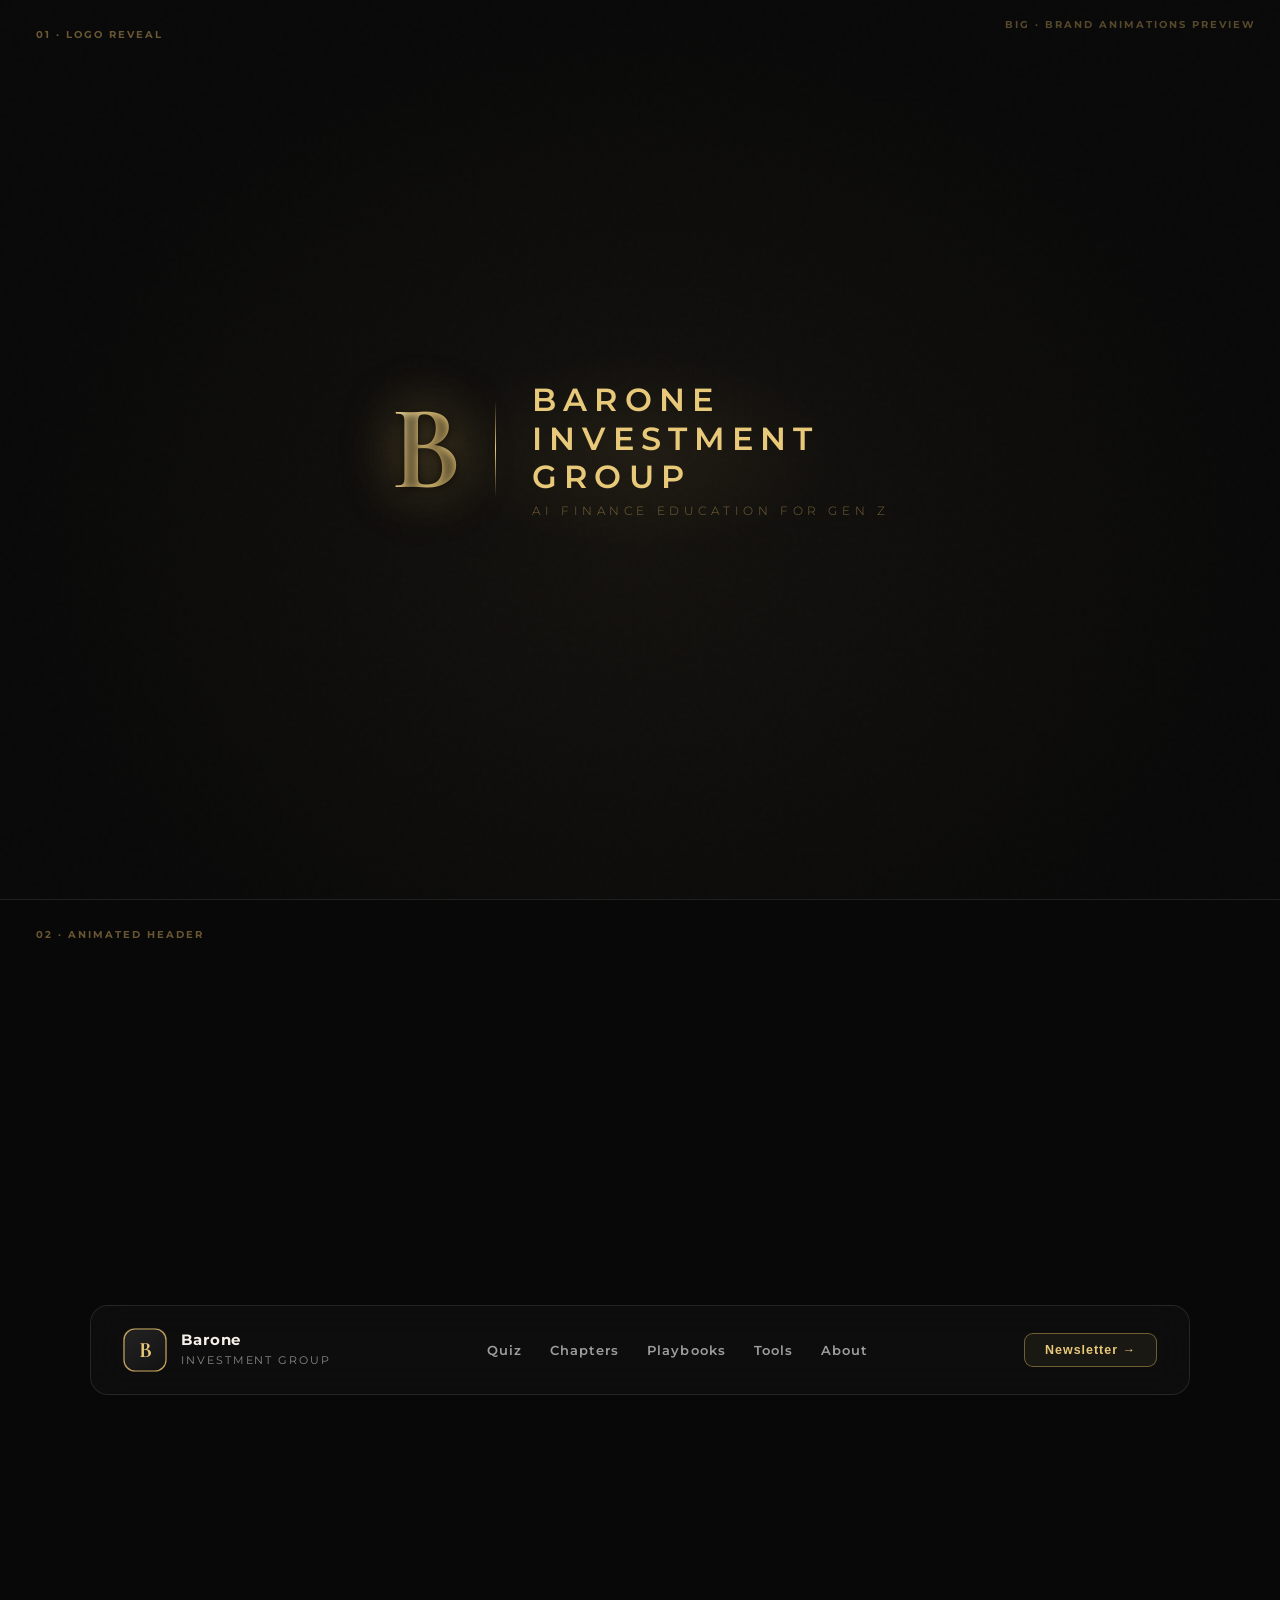
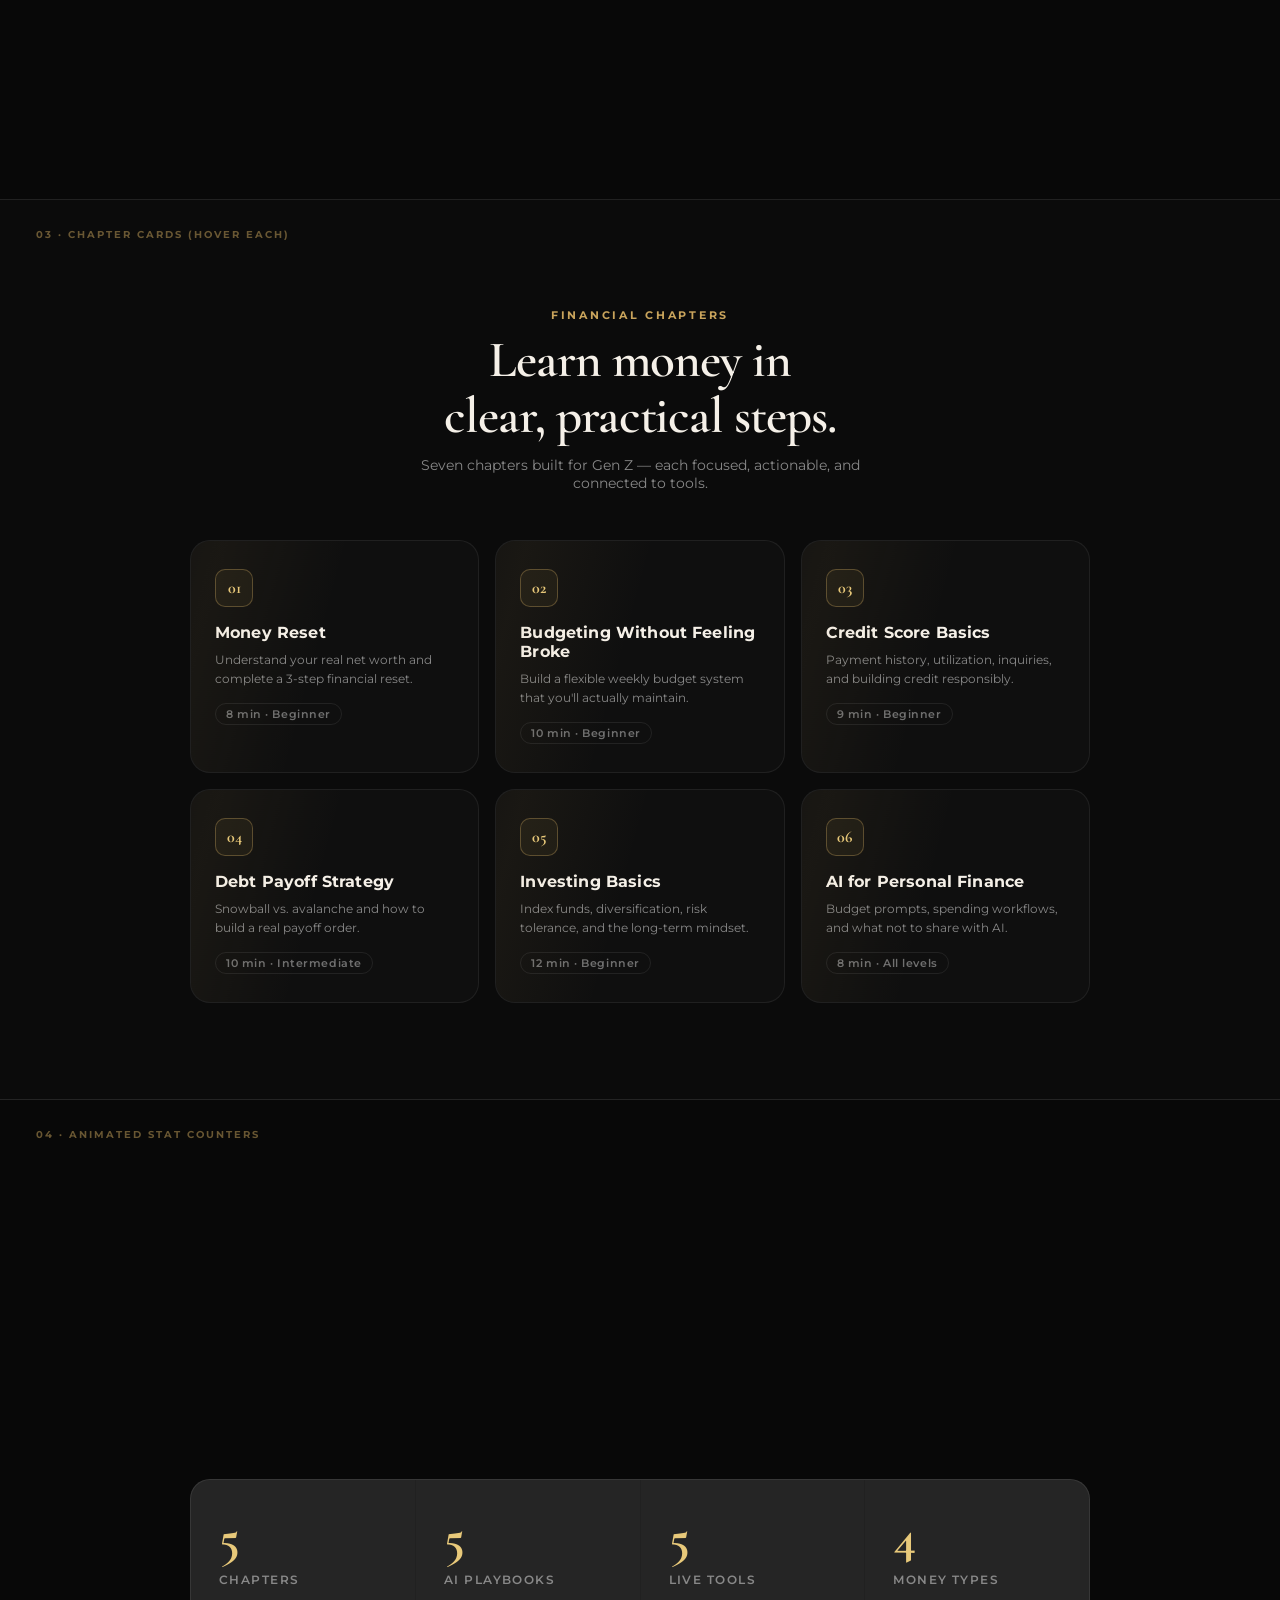
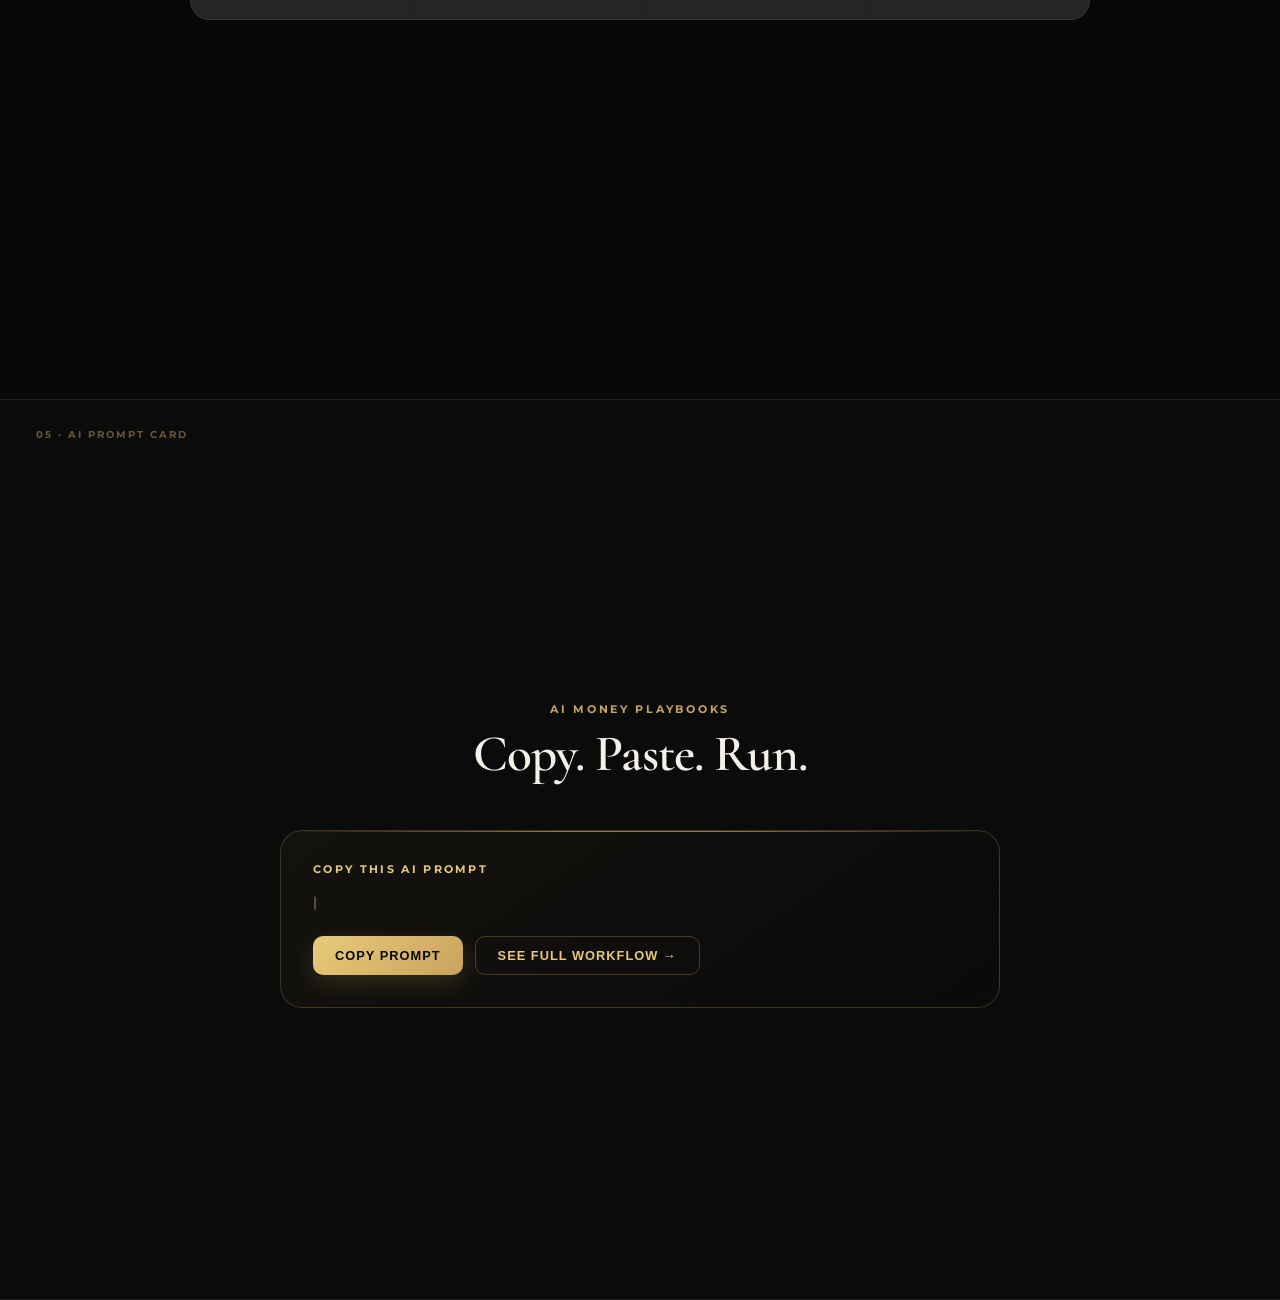
<file: brand-animations.html>
<!doctype html>
<html lang="en">
<head>
  <meta charset="utf-8" />
  <meta name="viewport" content="width=device-width, initial-scale=1" />
  <title>Barone Investment Group — Animated Brand Components</title>
  <link rel="preconnect" href="https://fonts.googleapis.com" />
  <link rel="preconnect" href="https://fonts.gstatic.com" crossorigin />
  <link href="https://fonts.googleapis.com/css2?family=Cormorant+Garamond:wght@400;600;700&family=Montserrat:wght@300;400;600;700&display=swap" rel="stylesheet" />
  <style>
    :root {
      --black:  #080808;
      --panel:  #0f0f0f;
      --panel2: #151515;
      --line:   rgba(255,255,255,0.1);
      --gold:   #c9a45c;
      --gold-2: #e8c97a;
      --gold-3: #f5dfa0;
      --white:  #f5f0e8;
      --muted:  #888;
    }

    * { box-sizing: border-box; margin: 0; padding: 0; }

    body {
      background: var(--black);
      color: var(--white);
      font-family: 'Montserrat', sans-serif;
      overflow-x: hidden;
    }

    /* ─── PAGE LABEL ───────────────────────────────────── */
    .page-label {
      position: fixed;
      top: 18px; right: 24px;
      font-size: 0.62rem;
      font-weight: 700;
      letter-spacing: 0.2em;
      text-transform: uppercase;
      color: rgba(200,164,92,0.4);
      z-index: 99;
    }

    /* ─── SECTION WRAPPER ──────────────────────────────── */
    .demo-section {
      min-height: 100vh;
      display: flex;
      flex-direction: column;
      align-items: center;
      justify-content: center;
      padding: 80px 40px;
      border-bottom: 1px solid var(--line);
      position: relative;
      overflow: hidden;
    }

    .demo-label {
      position: absolute;
      top: 28px; left: 36px;
      font-size: 0.62rem;
      font-weight: 700;
      letter-spacing: 0.2em;
      text-transform: uppercase;
      color: rgba(200,164,92,0.5);
    }

    /* ════════════════════════════════════════════════════
       1. LOGO REVEAL ANIMATION
    ════════════════════════════════════════════════════ */
    .logo-stage {
      display: flex;
      align-items: center;
      gap: 0;
      position: relative;
    }

    /* The B monogram */
    .logo-B {
      font-family: 'Cormorant Garamond', serif;
      font-size: clamp(72px, 12vw, 120px);
      font-weight: 700;
      color: var(--gold-2);
      line-height: 1;
      letter-spacing: -0.02em;
      position: relative;
      opacity: 0;
      transform: translateY(12px);
      animation: logoB-in 1s cubic-bezier(0.16,1,0.3,1) 0.3s forwards;
      text-shadow:
        0 0 60px rgba(200,164,92,0.35),
        0 2px 8px rgba(0,0,0,0.6);
    }

    /* Gold shimmer sweep on the B */
    .logo-B::after {
      content: 'B';
      position: absolute;
      inset: 0;
      font: inherit;
      background: linear-gradient(105deg, transparent 30%, rgba(245,223,160,0.9) 50%, transparent 70%);
      -webkit-background-clip: text;
      background-clip: text;
      -webkit-text-fill-color: transparent;
      background-size: 200% 100%;
      background-position: -100% 0;
      animation: shimmer 3s ease 1.4s infinite;
    }

    /* Vertical divider line */
    .logo-divider {
      width: 1px;
      height: 0;
      background: linear-gradient(to bottom, transparent, var(--gold-2), transparent);
      margin: 0 clamp(20px, 3vw, 36px);
      animation: line-draw 0.7s ease 1.1s forwards;
      flex-shrink: 0;
    }

    /* Text block */
    .logo-text {
      display: flex;
      flex-direction: column;
      gap: 4px;
      opacity: 0;
      animation: text-in 0.8s ease 1.5s forwards;
    }

    .logo-name {
      font-family: 'Montserrat', sans-serif;
      font-size: clamp(18px, 3vw, 32px);
      font-weight: 600;
      letter-spacing: 0.22em;
      color: var(--gold-2);
      text-transform: uppercase;
      line-height: 1.2;
    }

    .logo-tagline {
      font-family: 'Montserrat', sans-serif;
      font-size: clamp(9px, 1.2vw, 12px);
      font-weight: 300;
      letter-spacing: 0.38em;
      color: rgba(200,164,92,0.55);
      text-transform: uppercase;
      margin-top: 2px;
    }

    @keyframes logoB-in {
      to { opacity: 1; transform: translateY(0); }
    }
    @keyframes line-draw {
      to { height: clamp(60px, 10vw, 96px); }
    }
    @keyframes text-in {
      to { opacity: 1; }
    }
    @keyframes shimmer {
      0%   { background-position: -100% 0; }
      30%  { background-position: 200% 0; }
      100% { background-position: 200% 0; }
    }

    /* Ambient glow behind logo */
    .logo-glow {
      position: absolute;
      width: 400px;
      height: 200px;
      border-radius: 999px;
      background: radial-gradient(ellipse, rgba(200,164,92,0.08), transparent 70%);
      pointer-events: none;
      animation: glow-pulse 4s ease-in-out infinite alternate;
    }

    @keyframes glow-pulse {
      from { opacity: 0.6; transform: scale(1); }
      to   { opacity: 1;   transform: scale(1.12); }
    }

    /* Subtle grain texture on the logo section */
    #section-logo::before {
      content: '';
      position: absolute;
      inset: 0;
      background-image: url("data:image/svg+xml,%3Csvg viewBox='0 0 200 200' xmlns='http://www.w3.org/2000/svg'%3E%3Cfilter id='n'%3E%3CfeTurbulence type='fractalNoise' baseFrequency='0.9' numOctaves='4' stitchTiles='stitch'/%3E%3C/filter%3E%3Crect width='100%25' height='100%25' filter='url(%23n)' opacity='0.04'/%3E%3C/svg%3E");
      opacity: 0.4;
      pointer-events: none;
    }


    /* ════════════════════════════════════════════════════
       2. ANIMATED HEADER (SITE NAV VERSION)
    ════════════════════════════════════════════════════ */
    .header-demo {
      width: 100%;
      max-width: 1100px;
      display: flex;
      align-items: center;
      justify-content: space-between;
      padding: 22px 32px;
      border: 1px solid var(--line);
      border-radius: 18px;
      background: rgba(255,255,255,0.025);
      backdrop-filter: blur(18px);
      position: relative;
      overflow: hidden;
    }

    /* Gold line sweep on load */
    .header-demo::after {
      content: '';
      position: absolute;
      top: 0; left: -100%;
      width: 60%;
      height: 1px;
      background: linear-gradient(90deg, transparent, var(--gold-2), transparent);
      animation: header-sweep 2s ease 0.5s forwards;
    }

    @keyframes header-sweep {
      to { left: 150%; }
    }

    .header-brand {
      display: flex;
      align-items: center;
      gap: 14px;
      text-decoration: none;
    }

    /* Animated brand mark box */
    .brand-mark-animated {
      width: 44px;
      height: 44px;
      display: grid;
      place-items: center;
      border-radius: 11px;
      position: relative;
      overflow: hidden;
      background: linear-gradient(145deg, rgba(255,255,255,0.09), rgba(255,255,255,0.02));
    }

    /* Traced border animation */
    .brand-mark-animated svg {
      position: absolute;
      inset: 0;
      width: 100%;
      height: 100%;
    }

    .brand-mark-animated svg rect {
      fill: none;
      stroke: var(--gold);
      stroke-width: 1.2;
      stroke-dasharray: 176;
      stroke-dashoffset: 176;
      rx: 11;
      animation: trace-border 1.2s ease 0.2s forwards;
    }

    @keyframes trace-border {
      to { stroke-dashoffset: 0; }
    }

    .brand-mark-B {
      font-family: 'Cormorant Garamond', serif;
      font-size: 22px;
      font-weight: 700;
      color: var(--gold-2);
      position: relative;
      z-index: 1;
      animation: fadeup 0.6s ease 1.1s both;
    }

    .brand-info strong {
      display: block;
      font-size: 0.92rem;
      font-weight: 700;
      letter-spacing: 0.06em;
      color: var(--white);
      animation: fadeup 0.5s ease 1.3s both;
    }

    .brand-info small {
      font-size: 0.67rem;
      letter-spacing: 0.18em;
      text-transform: uppercase;
      color: var(--muted);
      animation: fadeup 0.5s ease 1.45s both;
    }

    @keyframes fadeup {
      from { opacity: 0; transform: translateY(6px); }
      to   { opacity: 1; transform: translateY(0); }
    }

    .header-nav {
      display: flex;
      gap: 28px;
    }

    .header-nav a {
      font-size: 0.82rem;
      font-weight: 600;
      letter-spacing: 0.08em;
      color: rgba(255,255,255,0.6);
      text-decoration: none;
      transition: color 180ms ease;
      animation: fadeup 0.4s ease both;
      position: relative;
    }

    .header-nav a:nth-child(1) { animation-delay: 1.5s; }
    .header-nav a:nth-child(2) { animation-delay: 1.6s; }
    .header-nav a:nth-child(3) { animation-delay: 1.7s; }
    .header-nav a:nth-child(4) { animation-delay: 1.8s; }
    .header-nav a:nth-child(5) { animation-delay: 1.9s; }

    .header-nav a::after {
      content: '';
      position: absolute;
      bottom: -3px; left: 0;
      width: 0; height: 1px;
      background: var(--gold-2);
      transition: width 240ms ease;
    }

    .header-nav a:hover { color: var(--gold-2); }
    .header-nav a:hover::after { width: 100%; }

    .header-cta {
      padding: 9px 20px;
      border: 1px solid rgba(200,164,92,0.5);
      border-radius: 9px;
      font-size: 0.78rem;
      font-weight: 700;
      letter-spacing: 0.08em;
      color: var(--gold-2);
      background: rgba(200,164,92,0.07);
      cursor: pointer;
      transition: background 200ms, border-color 200ms;
      animation: fadeup 0.4s ease 2s both;
    }

    .header-cta:hover {
      background: rgba(200,164,92,0.15);
      border-color: var(--gold-2);
    }


    /* ════════════════════════════════════════════════════
       3. ANIMATED CHAPTER CARDS
    ════════════════════════════════════════════════════ */
    .cards-grid {
      display: grid;
      grid-template-columns: repeat(3, minmax(0,1fr));
      gap: 16px;
      width: 100%;
      max-width: 900px;
    }

    .chapter-card-demo {
      position: relative;
      padding: 28px 24px;
      border-radius: 20px;
      background: var(--panel);
      cursor: pointer;
      overflow: hidden;
      transition: transform 240ms cubic-bezier(0.34,1.56,0.64,1);
    }

    /* Traced border on hover */
    .chapter-card-demo::before {
      content: '';
      position: absolute;
      inset: 0;
      border-radius: 20px;
      border: 1px solid transparent;
      background: linear-gradient(var(--panel), var(--panel)) padding-box,
                  linear-gradient(135deg, var(--gold), transparent 60%, var(--gold-2)) border-box;
      opacity: 0;
      transition: opacity 300ms ease;
    }

    /* Shimmer sweep on hover */
    .chapter-card-demo::after {
      content: '';
      position: absolute;
      inset: 0;
      background: linear-gradient(105deg, transparent 30%, rgba(200,164,92,0.06) 50%, transparent 70%);
      background-size: 200% 100%;
      background-position: -100% 0;
      transition: background-position 0s;
    }

    .chapter-card-demo:hover { transform: translateY(-5px); }
    .chapter-card-demo:hover::before { opacity: 1; }
    .chapter-card-demo:hover::after {
      background-position: 200% 0;
      transition: background-position 0.5s ease;
    }

    /* Default 1px border */
    .chapter-card-demo { border: 1px solid rgba(255,255,255,0.07); }

    .card-num {
      display: inline-flex;
      align-items: center;
      justify-content: center;
      width: 38px; height: 38px;
      border: 1px solid rgba(200,164,92,0.35);
      border-radius: 10px;
      font-family: 'Cormorant Garamond', serif;
      font-size: 1rem;
      font-weight: 700;
      color: var(--gold-2);
      background: rgba(200,164,92,0.07);
      margin-bottom: 16px;
    }

    .card-title {
      font-size: 0.97rem;
      font-weight: 700;
      letter-spacing: 0.01em;
      margin-bottom: 8px;
      color: var(--white);
    }

    .card-sub {
      font-size: 0.78rem;
      font-weight: 400;
      color: var(--muted);
      line-height: 1.55;
      margin-bottom: 14px;
    }

    .card-meta {
      display: inline-flex;
      gap: 6px;
      align-items: center;
      padding: 3px 10px;
      border: 1px solid rgba(255,255,255,0.08);
      border-radius: 999px;
      font-size: 0.7rem;
      color: rgba(255,255,255,0.4);
      font-weight: 600;
      letter-spacing: 0.05em;
    }

    /* Progress bar that fills on hover */
    .card-progress {
      position: absolute;
      bottom: 0; left: 0;
      width: 0; height: 2px;
      background: linear-gradient(90deg, var(--gold), var(--gold-2));
      border-radius: 0 0 0 20px;
      transition: width 400ms ease;
    }

    .chapter-card-demo:hover .card-progress { width: 100%; }


    /* ════════════════════════════════════════════════════
       4. ANIMATED STAT COUNTERS
    ════════════════════════════════════════════════════ */
    .stats-row {
      display: grid;
      grid-template-columns: repeat(4, 1fr);
      gap: 1px;
      width: 100%;
      max-width: 900px;
      background: var(--line);
      border: 1px solid var(--line);
      border-radius: 20px;
      overflow: hidden;
    }

    .stat-cell {
      padding: 32px 28px;
      background: rgba(255,255,255,0.02);
      position: relative;
      overflow: hidden;
    }

    .stat-cell::after {
      content: '';
      position: absolute;
      top: 0; left: 0; right: 0;
      height: 1px;
      background: linear-gradient(90deg, transparent, var(--gold-2), transparent);
      transform: scaleX(0);
      transition: transform 0.6s ease;
    }

    .stat-cell:hover::after { transform: scaleX(1); }

    .stat-num {
      font-family: 'Cormorant Garamond', serif;
      font-size: clamp(2.4rem, 4vw, 3.8rem);
      font-weight: 700;
      color: var(--gold-2);
      line-height: 1;
      letter-spacing: -0.02em;
    }

    .stat-unit {
      font-size: 0.7rem;
      font-weight: 700;
      color: var(--gold);
      letter-spacing: 0.1em;
      text-transform: uppercase;
      vertical-align: super;
      margin-left: 2px;
    }

    .stat-label {
      margin-top: 8px;
      font-size: 0.76rem;
      font-weight: 600;
      letter-spacing: 0.12em;
      text-transform: uppercase;
      color: var(--muted);
    }


    /* ════════════════════════════════════════════════════
       5. ANIMATED PROMPT COPY CARD
    ════════════════════════════════════════════════════ */
    .prompt-card {
      width: 100%;
      max-width: 720px;
      padding: 32px;
      border: 1px solid rgba(200,164,92,0.25);
      border-radius: 22px;
      background: linear-gradient(145deg, rgba(200,164,92,0.05), transparent);
      position: relative;
      overflow: hidden;
    }

    .prompt-card::before {
      content: '';
      position: absolute;
      top: 0; left: 0; right: 0;
      height: 1px;
      background: linear-gradient(90deg, transparent, var(--gold-2) 40%, var(--gold-2) 60%, transparent);
      opacity: 0.6;
    }

    .prompt-eyebrow {
      font-size: 0.66rem;
      font-weight: 700;
      letter-spacing: 0.22em;
      text-transform: uppercase;
      color: var(--gold-2);
      margin-bottom: 14px;
    }

    .prompt-text {
      font-family: 'Montserrat', sans-serif;
      font-size: 0.88rem;
      line-height: 1.75;
      color: rgba(245,240,232,0.75);
      font-weight: 300;
      letter-spacing: 0.02em;
      position: relative;
    }

    /* Cursor blink at end */
    .prompt-text::after {
      content: '|';
      color: var(--gold-2);
      animation: blink 1s step-end infinite;
    }

    @keyframes blink {
      50% { opacity: 0; }
    }

    .prompt-actions {
      display: flex;
      gap: 12px;
      margin-top: 22px;
    }

    .btn-gold {
      padding: 11px 22px;
      border: none;
      border-radius: 10px;
      background: linear-gradient(135deg, var(--gold-2), var(--gold));
      color: #080808;
      font-size: 0.8rem;
      font-weight: 800;
      letter-spacing: 0.08em;
      text-transform: uppercase;
      cursor: pointer;
      transition: transform 160ms ease, box-shadow 160ms ease;
      box-shadow: 0 8px 24px rgba(200,164,92,0.2);
    }

    .btn-gold:hover {
      transform: translateY(-2px);
      box-shadow: 0 12px 32px rgba(200,164,92,0.3);
    }

    .btn-ghost {
      padding: 11px 22px;
      border: 1px solid rgba(200,164,92,0.3);
      border-radius: 10px;
      background: transparent;
      color: var(--gold-2);
      font-size: 0.8rem;
      font-weight: 700;
      letter-spacing: 0.08em;
      text-transform: uppercase;
      cursor: pointer;
      transition: background 160ms, border-color 160ms;
    }

    .btn-ghost:hover {
      background: rgba(200,164,92,0.08);
      border-color: var(--gold-2);
    }

    /* Floating particle BG for some sections */
    .particles-bg {
      position: absolute;
      inset: 0;
      pointer-events: none;
      overflow: hidden;
    }

    .particle {
      position: absolute;
      width: 2px; height: 2px;
      border-radius: 999px;
      background: var(--gold);
      opacity: 0;
      animation: float-particle linear infinite;
    }

    @keyframes float-particle {
      0%   { opacity: 0; transform: translateY(0) scale(0.5); }
      10%  { opacity: 0.4; }
      90%  { opacity: 0.15; }
      100% { opacity: 0; transform: translateY(-80px) scale(1.2); }
    }

    /* ─── Section headings ──────────────────────────────── */
    .section-heading {
      text-align: center;
      margin-bottom: 48px;
    }

    .section-heading .eyebrow {
      font-size: 0.66rem;
      font-weight: 700;
      letter-spacing: 0.26em;
      text-transform: uppercase;
      color: var(--gold);
      margin-bottom: 10px;
    }

    .section-heading h2 {
      font-family: 'Cormorant Garamond', serif;
      font-size: clamp(2rem, 4vw, 3.2rem);
      font-weight: 600;
      letter-spacing: -0.02em;
      color: var(--white);
      line-height: 1.1;
    }

    .section-heading p {
      margin-top: 12px;
      font-size: 0.88rem;
      color: var(--muted);
      max-width: 480px;
      margin-left: auto;
      margin-right: auto;
    }

    /* ─── Scroll reveal ─────────────────────────────────── */
    .reveal {
      opacity: 0;
      transform: translateY(20px);
      transition: opacity 0.7s ease, transform 0.7s ease;
    }
    .reveal.visible {
      opacity: 1;
      transform: none;
    }
  </style>
</head>
<body>

<span class="page-label">BIG · Brand Animations Preview</span>

<!-- ══════════════════════════════════════════════════════
     SECTION 1 — LOGO REVEAL
════════════════════════════════════════════════════════ -->
<section class="demo-section" id="section-logo" style="background: radial-gradient(ellipse at 50% 60%, rgba(200,164,92,0.06), transparent 70%);">
  <span class="demo-label">01 · Logo Reveal</span>
  <div class="logo-glow"></div>
  <div class="logo-stage">
    <span class="logo-B">B</span>
    <div class="logo-divider"></div>
    <div class="logo-text">
      <span class="logo-name">Barone<br>Investment<br>Group</span>
      <span class="logo-tagline">AI Finance Education for Gen Z</span>
    </div>
  </div>
</section>

<!-- ══════════════════════════════════════════════════════
     SECTION 2 — ANIMATED HEADER
════════════════════════════════════════════════════════ -->
<section class="demo-section">
  <span class="demo-label">02 · Animated Header</span>
  <nav class="header-demo">
    <a class="header-brand" href="#">
      <div class="brand-mark-animated">
        <svg viewBox="0 0 44 44" xmlns="http://www.w3.org/2000/svg">
          <rect x="1" y="1" width="42" height="42" rx="10" />
        </svg>
        <span class="brand-mark-B">B</span>
      </div>
      <div class="brand-info">
        <strong>Barone</strong>
        <small>Investment Group</small>
      </div>
    </a>
    <div class="header-nav">
      <a href="#">Quiz</a>
      <a href="#">Chapters</a>
      <a href="#">Playbooks</a>
      <a href="#">Tools</a>
      <a href="#">About</a>
    </div>
    <button class="header-cta">Newsletter →</button>
  </nav>
</section>

<!-- ══════════════════════════════════════════════════════
     SECTION 3 — CHAPTER CARDS
════════════════════════════════════════════════════════ -->
<section class="demo-section" style="background: rgba(255,255,255,0.012);">
  <span class="demo-label">03 · Chapter Cards (hover each)</span>
  <div class="section-heading reveal">
    <p class="eyebrow">Financial Chapters</p>
    <h2>Learn money in<br>clear, practical steps.</h2>
    <p>Seven chapters built for Gen Z — each focused, actionable, and connected to tools.</p>
  </div>
  <div class="cards-grid">
    <div class="chapter-card-demo reveal">
      <div class="card-num">01</div>
      <div class="card-title">Money Reset</div>
      <div class="card-sub">Understand your real net worth and complete a 3-step financial reset.</div>
      <span class="card-meta">8 min · Beginner</span>
      <div class="card-progress"></div>
    </div>
    <div class="chapter-card-demo reveal" style="animation-delay:0.1s">
      <div class="card-num">02</div>
      <div class="card-title">Budgeting Without Feeling Broke</div>
      <div class="card-sub">Build a flexible weekly budget system that you'll actually maintain.</div>
      <span class="card-meta">10 min · Beginner</span>
      <div class="card-progress"></div>
    </div>
    <div class="chapter-card-demo reveal" style="animation-delay:0.2s">
      <div class="card-num">03</div>
      <div class="card-title">Credit Score Basics</div>
      <div class="card-sub">Payment history, utilization, inquiries, and building credit responsibly.</div>
      <span class="card-meta">9 min · Beginner</span>
      <div class="card-progress"></div>
    </div>
    <div class="chapter-card-demo reveal" style="animation-delay:0.3s">
      <div class="card-num">04</div>
      <div class="card-title">Debt Payoff Strategy</div>
      <div class="card-sub">Snowball vs. avalanche and how to build a real payoff order.</div>
      <span class="card-meta">10 min · Intermediate</span>
      <div class="card-progress"></div>
    </div>
    <div class="chapter-card-demo reveal" style="animation-delay:0.4s">
      <div class="card-num">05</div>
      <div class="card-title">Investing Basics</div>
      <div class="card-sub">Index funds, diversification, risk tolerance, and the long-term mindset.</div>
      <span class="card-meta">12 min · Beginner</span>
      <div class="card-progress"></div>
    </div>
    <div class="chapter-card-demo reveal" style="animation-delay:0.5s">
      <div class="card-num">06</div>
      <div class="card-title">AI for Personal Finance</div>
      <div class="card-sub">Budget prompts, spending workflows, and what not to share with AI.</div>
      <span class="card-meta">8 min · All levels</span>
      <div class="card-progress"></div>
    </div>
  </div>
</section>

<!-- ══════════════════════════════════════════════════════
     SECTION 4 — STAT COUNTERS
════════════════════════════════════════════════════════ -->
<section class="demo-section">
  <span class="demo-label">04 · Animated Stat Counters</span>
  <div class="stats-row reveal">
    <div class="stat-cell">
      <div class="stat-num"><span class="counter" data-target="7">0</span></div>
      <div class="stat-label">Chapters</div>
    </div>
    <div class="stat-cell">
      <div class="stat-num"><span class="counter" data-target="6">0</span></div>
      <div class="stat-label">AI Playbooks</div>
    </div>
    <div class="stat-cell">
      <div class="stat-num"><span class="counter" data-target="7">0</span></div>
      <div class="stat-label">Live Tools</div>
    </div>
    <div class="stat-cell">
      <div class="stat-num"><span class="counter" data-target="4">0</span></div>
      <div class="stat-label">Money Types</div>
    </div>
  </div>
</section>

<!-- ══════════════════════════════════════════════════════
     SECTION 5 — PROMPT CARD
════════════════════════════════════════════════════════ -->
<section class="demo-section" style="background: rgba(255,255,255,0.012);">
  <span class="demo-label">05 · AI Prompt Card</span>
  <div class="section-heading reveal">
    <p class="eyebrow">AI Money Playbooks</p>
    <h2>Copy. Paste. Run.</h2>
  </div>
  <div class="prompt-card reveal">
    <div class="prompt-eyebrow">Copy this AI prompt</div>
    <div class="prompt-text" id="typewriter"></div>
    <div class="prompt-actions">
      <button class="btn-gold" onclick="copyPrompt()">Copy prompt</button>
      <button class="btn-ghost">See full workflow →</button>
    </div>
  </div>

  <!-- Floating particles -->
  <div class="particles-bg" id="particles"></div>
</section>

<script>
  // ── Scroll reveal ──────────────────────────────────────
  const revealObs = new IntersectionObserver((entries) => {
    entries.forEach(e => {
      if (e.isIntersecting) {
        e.target.classList.add('visible');
        revealObs.unobserve(e.target);
      }
    });
  }, { threshold: 0.15 });

  document.querySelectorAll('.reveal').forEach(el => revealObs.observe(el));

  // ── Counter animation ──────────────────────────────────
  const counterObs = new IntersectionObserver((entries) => {
    entries.forEach(e => {
      if (!e.isIntersecting || e.target.dataset.done) return;
      e.target.dataset.done = 'true';
      const target = +e.target.dataset.target;
      let current = 0;
      const interval = setInterval(() => {
        current++;
        e.target.textContent = current;
        if (current >= target) clearInterval(interval);
      }, 120);
    });
  }, { threshold: 0.6 });

  document.querySelectorAll('.counter').forEach(el => counterObs.observe(el));

  // ── Typewriter effect ──────────────────────────────────
  const promptText = "I want to build a simple weekly budget. My monthly take-home income is [AMOUNT]. My fixed expenses include [LIST]. My flexible spending usually goes toward [CATEGORIES]. Create a realistic weekly budget that splits income into needs, wants, savings, and a small buffer. Keep it simple enough to actually maintain.";

  const typeEl = document.querySelector('#typewriter');
  let i = 0;

  function type() {
    if (i < promptText.length) {
      typeEl.textContent += promptText[i++];
      setTimeout(type, i < 20 ? 60 : 22);
    }
  }

  const typeObs = new IntersectionObserver((entries) => {
    if (entries[0].isIntersecting) {
      typeObs.disconnect();
      setTimeout(type, 600);
    }
  }, { threshold: 0.4 });
  typeObs.observe(typeEl);

  // ── Copy prompt ────────────────────────────────────────
  function copyPrompt() {
    navigator.clipboard.writeText(promptText).then(() => {
      const btn = document.querySelector('.btn-gold');
      btn.textContent = 'Copied ✓';
      setTimeout(() => btn.textContent = 'Copy prompt', 1600);
    });
  }

  // ── Floating particles ─────────────────────────────────
  const container = document.querySelector('#particles');
  for (let p = 0; p < 20; p++) {
    const dot = document.createElement('div');
    dot.className = 'particle';
    dot.style.cssText = `
      left: ${Math.random() * 100}%;
      bottom: ${Math.random() * 30}%;
      animation-duration: ${4 + Math.random() * 6}s;
      animation-delay: ${Math.random() * 5}s;
      opacity: 0;
    `;
    container.appendChild(dot);
  }
</script>
</body>
</html>
</file>
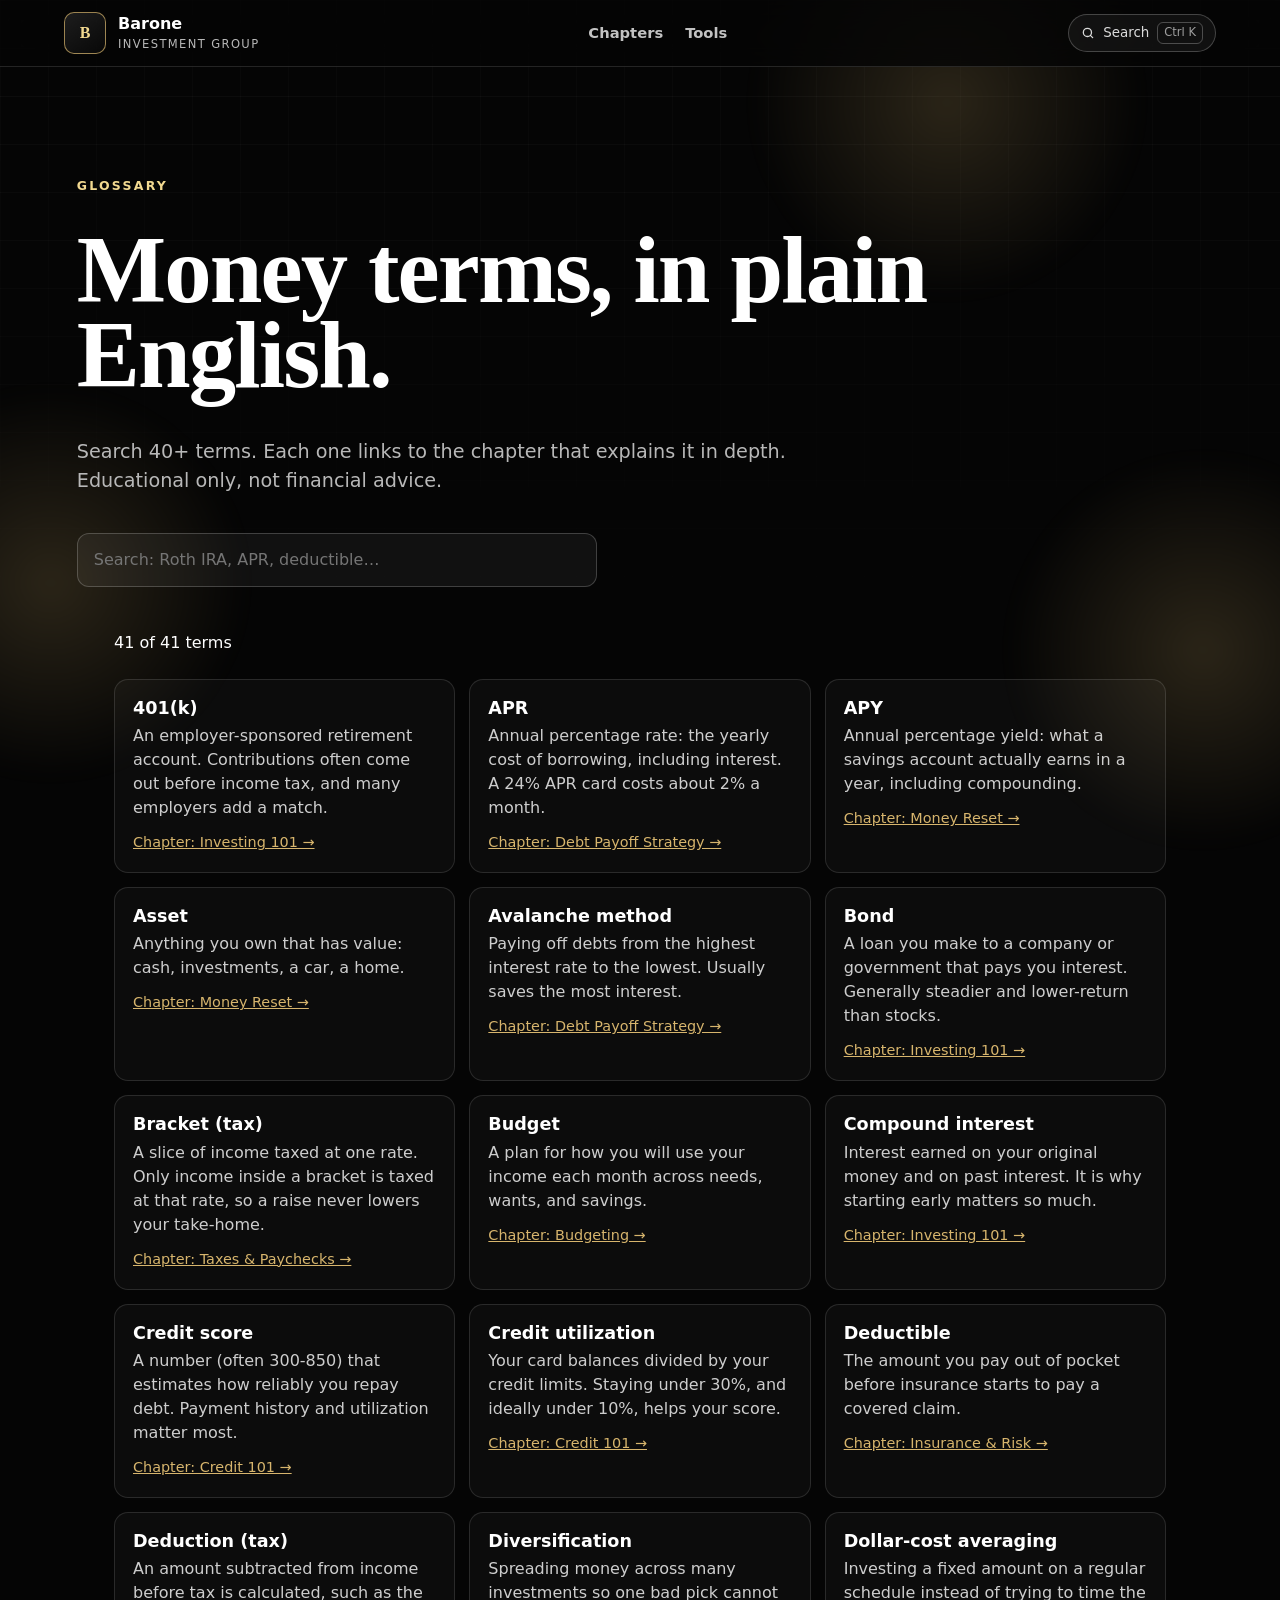
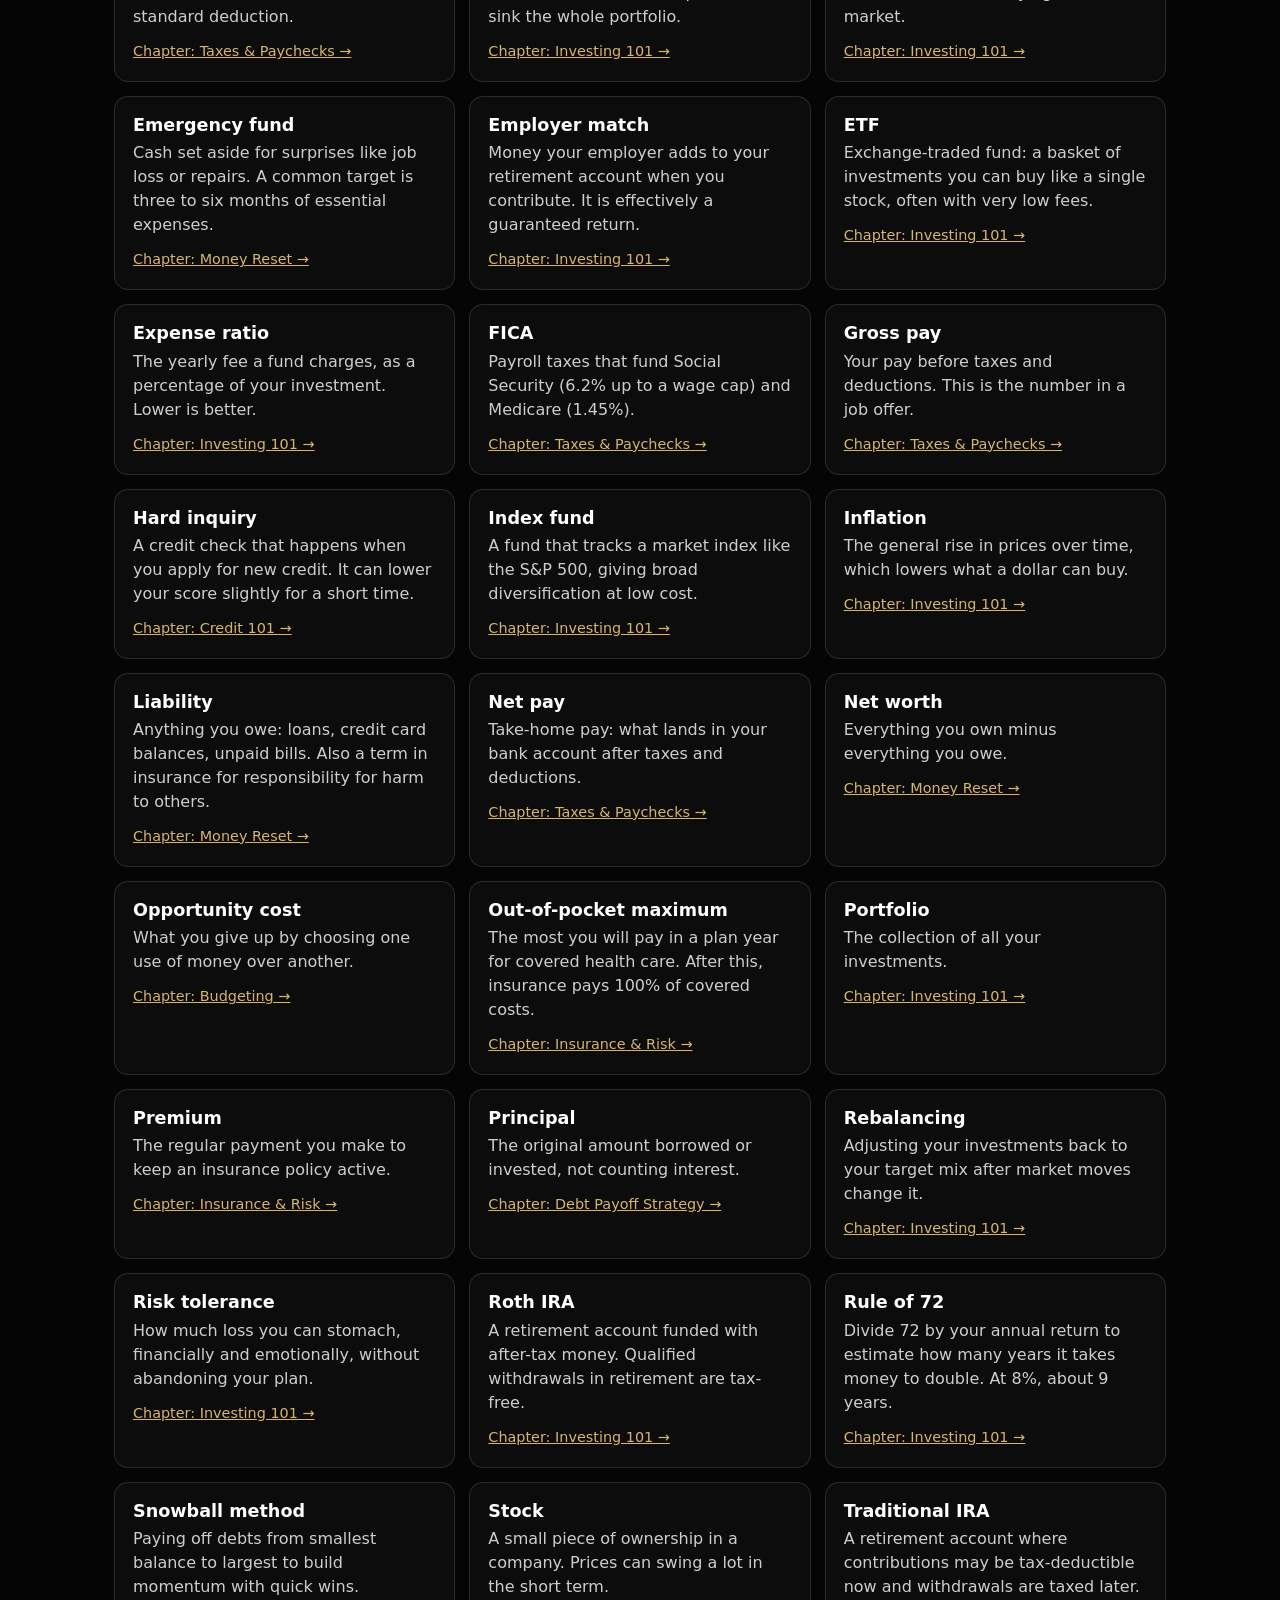
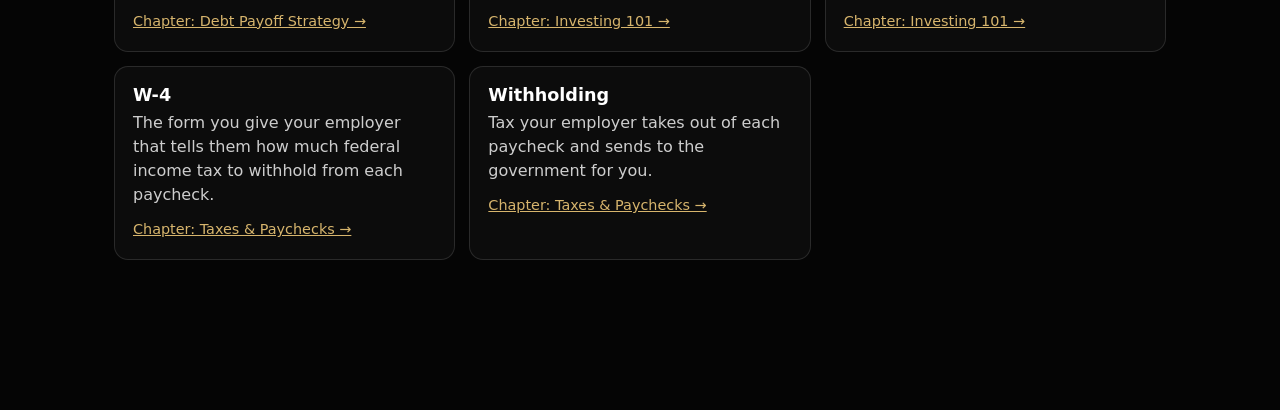
<file: glossary.html>
<!doctype html>
<html lang="en">
  <head>
    <meta charset="utf-8" />
    <meta name="viewport" content="width=device-width, initial-scale=1" />
    <title>Money Glossary | Barone Investment Group</title>
    <meta name="description" content="Plain-English definitions of 40+ money terms: Roth IRA, credit utilization, expense ratio, APR and more." />
    <link rel="icon" type="image/svg+xml" href="favicon.svg" />
    <link rel="stylesheet" href="styles.css?v=20261105v4" />
    <style>
      .gl-search { width: 100%; max-width: 520px; padding: 14px 16px; border-radius: 12px; border: 1px solid rgba(255,255,255,.2); background: rgba(255,255,255,.05); color: inherit; font: inherit; }
      .gl-search:focus-visible { outline: 2px solid #d7b56d; outline-offset: 2px; }
      .gl-list { display: grid; grid-template-columns: repeat(auto-fill, minmax(280px, 1fr)); gap: 14px; margin-top: 24px; }
      .gl-card { padding: 18px; border: 1px solid rgba(255,255,255,.12); border-radius: 14px; background: rgba(255,255,255,.03); }
      .gl-card h3 { margin: 0 0 6px; font-size: 1.1rem; }
      .gl-card p { margin: 0 0 10px; color: rgba(255,255,255,.8); }
      .gl-card a { color: #d7b56d; font-size: .9rem; }
      .gl-empty { margin-top: 24px; color: rgba(255,255,255,.7); }
    </style>
  </head>
  <body class="subpage">
    <div class="ambient-bg" aria-hidden="true"><span></span><span></span><span></span></div>
    <header class="site-header is-scrolled">
      <a class="brand" href="index.html#top"><span class="brand-mark">B</span><span><strong>Barone</strong><small>Investment Group</small></span></a>
      <nav class="site-nav subpage-nav">
        <a href="index.html#chapters">Chapters</a>
        <a href="index.html#tools">Tools</a>
      </nav>
    </header>
    <main class="detail-page">
      <section class="detail-hero">
        <p class="eyebrow">Glossary</p>
        <h1>Money terms, in plain English.</h1>
        <p>Search 40+ terms. Each one links to the chapter that explains it in depth. Educational only, not financial advice.</p>
        <label class="visually-hidden" for="gl-q" style="position:absolute;left:-9999px">Search terms</label>
        <input id="gl-q" class="gl-search" type="search" placeholder="Search: Roth IRA, APR, deductible…" autocomplete="off" />
      </section>
      <section style="padding: 0 24px 60px; max-width: 1100px; margin: 0 auto;">
        <p id="gl-count" aria-live="polite"></p>
        <div class="gl-list" id="gl-list"></div>
        <p class="gl-empty" id="gl-empty" hidden>No matches. Try a shorter word.</p>
      </section>
    </main>
    <script src="tools-meta.js?v=20261105v4"></script>
    <script src="content.js?v=20261105v4"></script>
    <script src="glossary.js?v=20261105v4"></script>
    <script>
      (function () {
        var list = document.getElementById("gl-list"), q = document.getElementById("gl-q"), count = document.getElementById("gl-count"), empty = document.getElementById("gl-empty");
        var titles = {};
        if (window.BIG_CONTENT && BIG_CONTENT.lessons) Object.keys(BIG_CONTENT.lessons).forEach(function (k) { titles[k] = BIG_CONTENT.lessons[k].title; });
        function esc(s) { return s.replace(/[&<>"]/g, function (c) { return { "&": "&amp;", "<": "&lt;", ">": "&gt;", '"': "&quot;" }[c]; }); }
        function render(term) {
          var t = term.trim().toLowerCase();
          var rows = GLOSSARY.filter(function (g) { return !t || g[0].toLowerCase().indexOf(t) !== -1 || g[1].toLowerCase().indexOf(t) !== -1; });
          list.innerHTML = rows.map(function (g) {
            return '<article class="gl-card" id="t-' + esc(g[0].toLowerCase().replace(/[^a-z0-9]+/g, "-")) + '"><h3>' + esc(g[0]) + "</h3><p>" + esc(g[1]) + '</p><a href="lesson.html?topic=' + g[2] + '">Chapter: ' + esc(titles[g[2]] || g[2]) + " &rarr;</a></article>";
          }).join("");
          count.textContent = rows.length + " of " + GLOSSARY.length + " terms";
          empty.hidden = rows.length > 0;
        }
        q.addEventListener("input", function () { render(q.value); });
        render("");
      })();
    </script>
      <script src="quick.js?v=20261105v4"></script>
  </body>
</html>
</file>
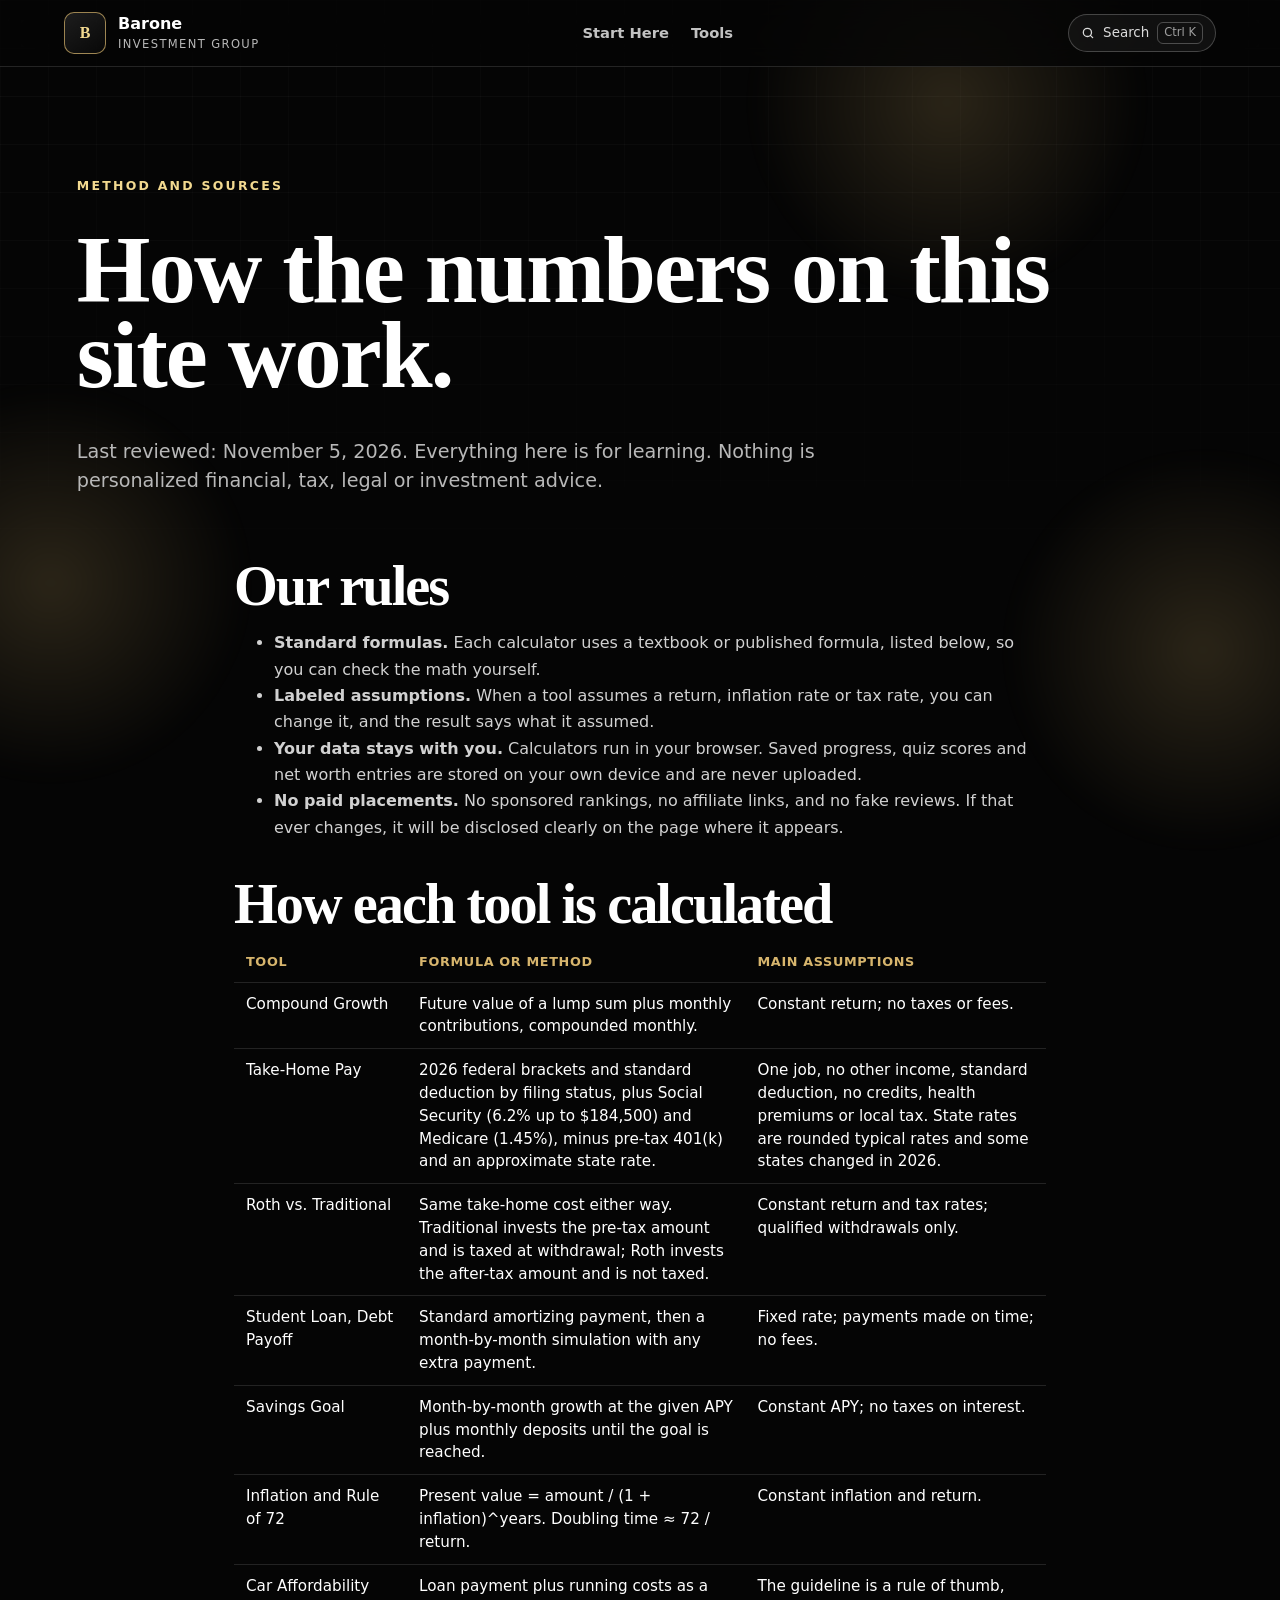
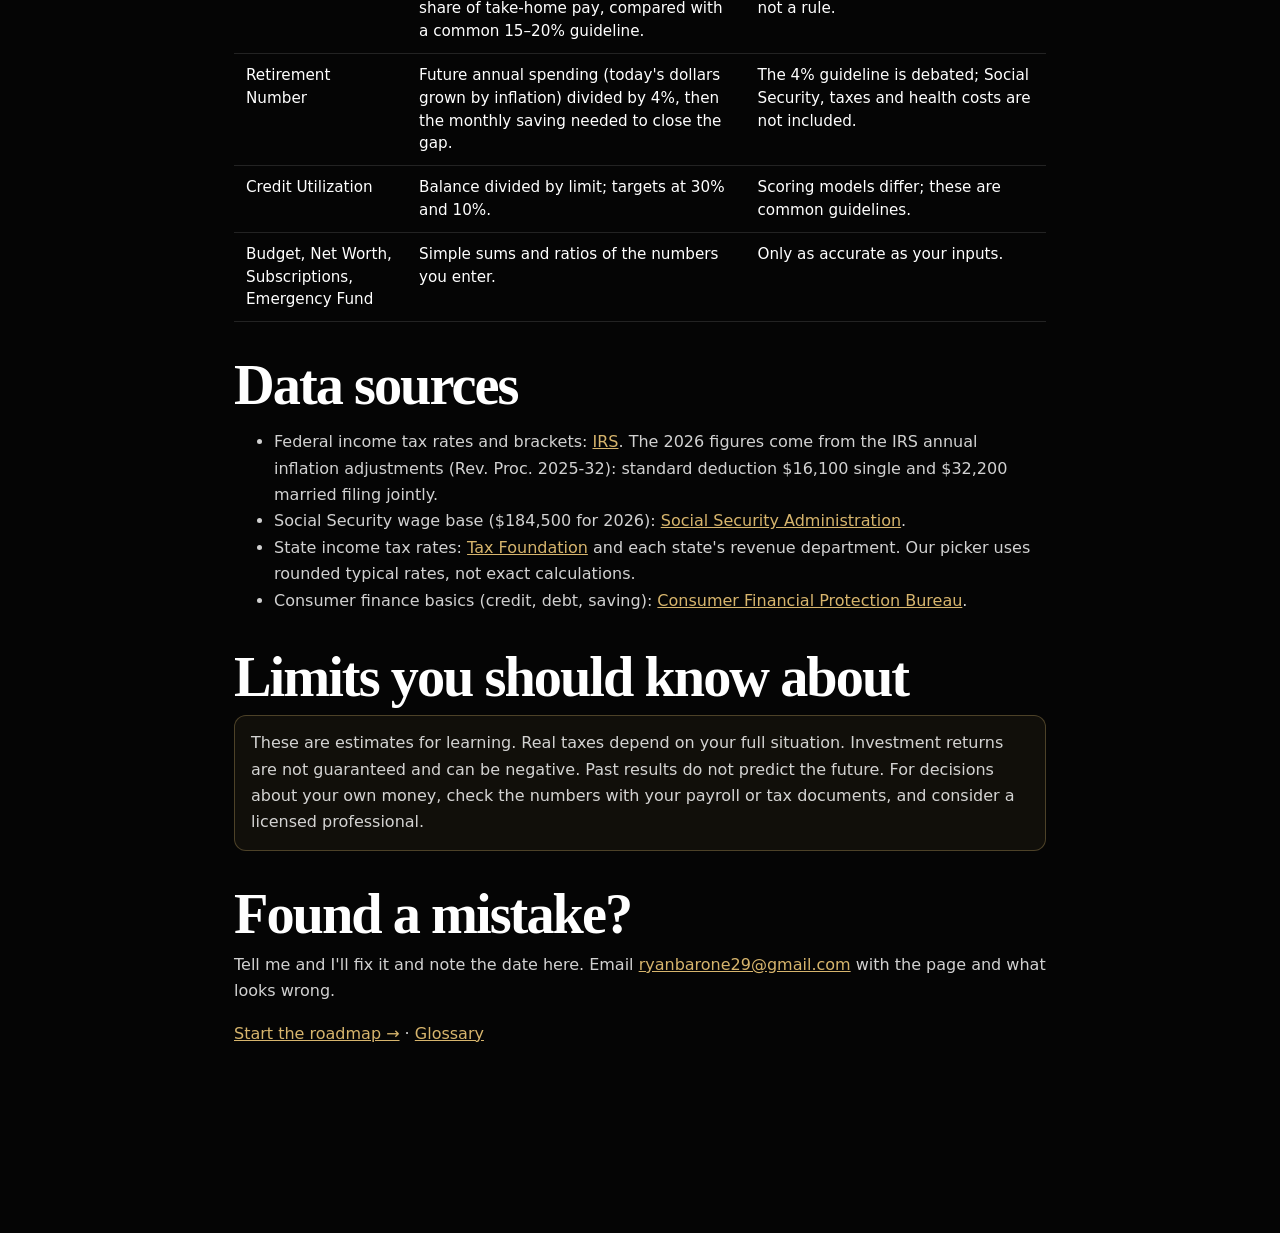
<file: method.html>
<!doctype html>
<html lang="en">
  <head>
    <meta charset="utf-8" />
    <meta name="viewport" content="width=device-width, initial-scale=1" />
    <title>Method and Sources | Barone Investment Group</title>
    <meta name="description" content="How every calculator on Barone Investment Group works: formulas, data sources, assumptions, limits, and how to report a mistake." />
    <meta property="og:title" content="Method and Sources | Barone Investment Group" />
    <meta property="og:description" content="Formulas, data sources and limits behind every calculator. Educational only." />
    <link rel="icon" type="image/svg+xml" href="favicon.svg" />
    <link rel="stylesheet" href="styles.css?v=20261105v4" />
    <style>
      .method-wrap { max-width: 860px; margin: 0 auto; padding: 0 24px 80px; }
      .method-wrap h2 { margin: 36px 0 10px; }
      .method-wrap p, .method-wrap li { color: rgba(255,255,255,.82); line-height: 1.65; }
      .method-wrap a { color: #d7b56d; }
      .m-table { width: 100%; border-collapse: collapse; margin-top: 10px; font-size: .95rem; }
      .m-table th, .m-table td { text-align: left; vertical-align: top; padding: 10px 12px; border-bottom: 1px solid rgba(255,255,255,.12); }
      .m-table th { color: #d7b56d; font-weight: 600; font-size: .8rem; text-transform: uppercase; letter-spacing: .05em; }
      .m-note { padding: 14px 16px; border: 1px solid rgba(215,181,109,.3); border-radius: 12px; background: rgba(215,181,109,.06); }
      @media (max-width: 640px) { .m-table, .m-table tbody, .m-table tr, .m-table td { display: block; width: 100%; } .m-table thead { display: none; } .m-table tr { padding: 8px 0; border-bottom: 1px solid rgba(255,255,255,.12); } .m-table td { border: 0; padding: 4px 0; } .m-table td:first-child { font-weight: 600; } }
    </style>
  </head>
  <body class="subpage">
    <div class="ambient-bg" aria-hidden="true"><span></span><span></span><span></span></div>
    <header class="site-header is-scrolled">
      <a class="brand" href="index.html#top"><span class="brand-mark">B</span><span><strong>Barone</strong><small>Investment Group</small></span></a>
      <nav class="site-nav subpage-nav">
        <a href="start.html">Start Here</a>
        <a href="index.html#tools">Tools</a>
      </nav>
    </header>
    <main class="detail-page">
      <section class="detail-hero">
        <p class="eyebrow">Method and sources</p>
        <h1>How the numbers on this site work.</h1>
        <p>Last reviewed: November 5, 2026. Everything here is for learning. Nothing is personalized financial, tax, legal or investment advice.</p>
      </section>
      <div class="method-wrap">
        <h2>Our rules</h2>
        <ul>
          <li><strong>Standard formulas.</strong> Each calculator uses a textbook or published formula, listed below, so you can check the math yourself.</li>
          <li><strong>Labeled assumptions.</strong> When a tool assumes a return, inflation rate or tax rate, you can change it, and the result says what it assumed.</li>
          <li><strong>Your data stays with you.</strong> Calculators run in your browser. Saved progress, quiz scores and net worth entries are stored on your own device and are never uploaded.</li>
          <li><strong>No paid placements.</strong> No sponsored rankings, no affiliate links, and no fake reviews. If that ever changes, it will be disclosed clearly on the page where it appears.</li>
        </ul>

        <h2>How each tool is calculated</h2>
        <table class="m-table">
          <thead><tr><th>Tool</th><th>Formula or method</th><th>Main assumptions</th></tr></thead>
          <tbody>
            <tr><td>Compound Growth</td><td>Future value of a lump sum plus monthly contributions, compounded monthly.</td><td>Constant return; no taxes or fees.</td></tr>
            <tr><td>Take-Home Pay</td><td>2026 federal brackets and standard deduction by filing status, plus Social Security (6.2% up to $184,500) and Medicare (1.45%), minus pre-tax 401(k) and an approximate state rate.</td><td>One job, no other income, standard deduction, no credits, health premiums or local tax. State rates are rounded typical rates and some states changed in 2026.</td></tr>
            <tr><td>Roth vs. Traditional</td><td>Same take-home cost either way. Traditional invests the pre-tax amount and is taxed at withdrawal; Roth invests the after-tax amount and is not taxed.</td><td>Constant return and tax rates; qualified withdrawals only.</td></tr>
            <tr><td>Student Loan, Debt Payoff</td><td>Standard amortizing payment, then a month-by-month simulation with any extra payment.</td><td>Fixed rate; payments made on time; no fees.</td></tr>
            <tr><td>Savings Goal</td><td>Month-by-month growth at the given APY plus monthly deposits until the goal is reached.</td><td>Constant APY; no taxes on interest.</td></tr>
            <tr><td>Inflation and Rule of 72</td><td>Present value = amount / (1 + inflation)^years. Doubling time ≈ 72 / return.</td><td>Constant inflation and return.</td></tr>
            <tr><td>Car Affordability</td><td>Loan payment plus running costs as a share of take-home pay, compared with a common 15–20% guideline.</td><td>The guideline is a rule of thumb, not a rule.</td></tr>
            <tr><td>Retirement Number</td><td>Future annual spending (today's dollars grown by inflation) divided by 4%, then the monthly saving needed to close the gap.</td><td>The 4% guideline is debated; Social Security, taxes and health costs are not included.</td></tr>
            <tr><td>Credit Utilization</td><td>Balance divided by limit; targets at 30% and 10%.</td><td>Scoring models differ; these are common guidelines.</td></tr>
            <tr><td>Budget, Net Worth, Subscriptions, Emergency Fund</td><td>Simple sums and ratios of the numbers you enter.</td><td>Only as accurate as your inputs.</td></tr>
          </tbody>
        </table>

        <h2>Data sources</h2>
        <ul>
          <li>Federal income tax rates and brackets: <a href="https://www.irs.gov/filing/federal-income-tax-rates-and-brackets" rel="noopener">IRS</a>. The 2026 figures come from the IRS annual inflation adjustments (Rev. Proc. 2025-32): standard deduction $16,100 single and $32,200 married filing jointly.</li>
          <li>Social Security wage base ($184,500 for 2026): <a href="https://www.ssa.gov/oact/cola/cbb.html" rel="noopener">Social Security Administration</a>.</li>
          <li>State income tax rates: <a href="https://taxfoundation.org/data/all/state/state-income-tax-rates/" rel="noopener">Tax Foundation</a> and each state's revenue department. Our picker uses rounded typical rates, not exact calculations.</li>
          <li>Consumer finance basics (credit, debt, saving): <a href="https://www.consumerfinance.gov/consumer-tools/" rel="noopener">Consumer Financial Protection Bureau</a>.</li>
        </ul>

        <h2>Limits you should know about</h2>
        <p class="m-note">These are estimates for learning. Real taxes depend on your full situation. Investment returns are not guaranteed and can be negative. Past results do not predict the future. For decisions about your own money, check the numbers with your payroll or tax documents, and consider a licensed professional.</p>

        <h2>Found a mistake?</h2>
        <p>Tell me and I'll fix it and note the date here. Email <a href="mailto:ryanbarone29@gmail.com?subject=Barone%20Investment%20Group%20correction">ryanbarone29@gmail.com</a> with the page and what looks wrong.</p>
        <p><a href="start.html">Start the roadmap &rarr;</a> &middot; <a href="glossary.html">Glossary</a></p>
      </div>
    </main>
    <script src="content.js?v=20261105v4"></script>
    <script src="tools-meta.js?v=20261105v4"></script>
    <script src="quick.js?v=20261105v4"></script>
  </body>
</html>
</file>
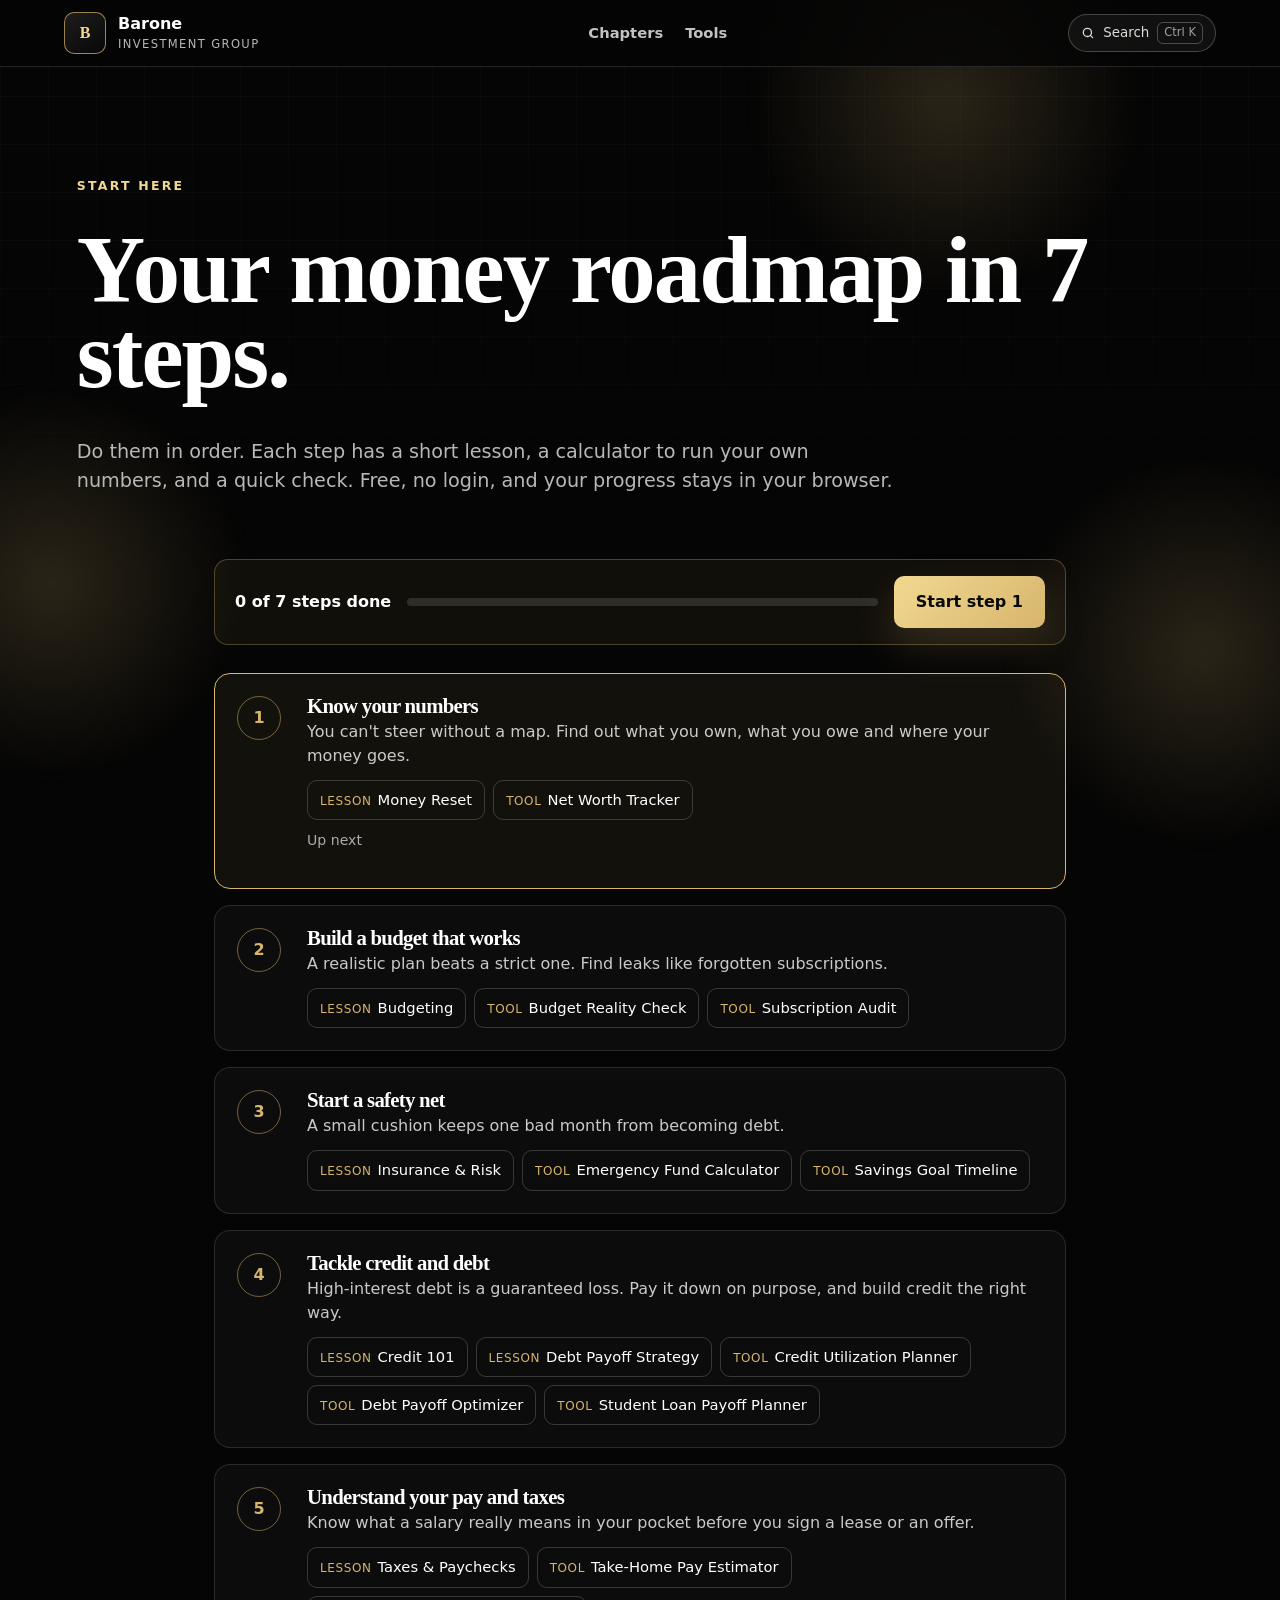
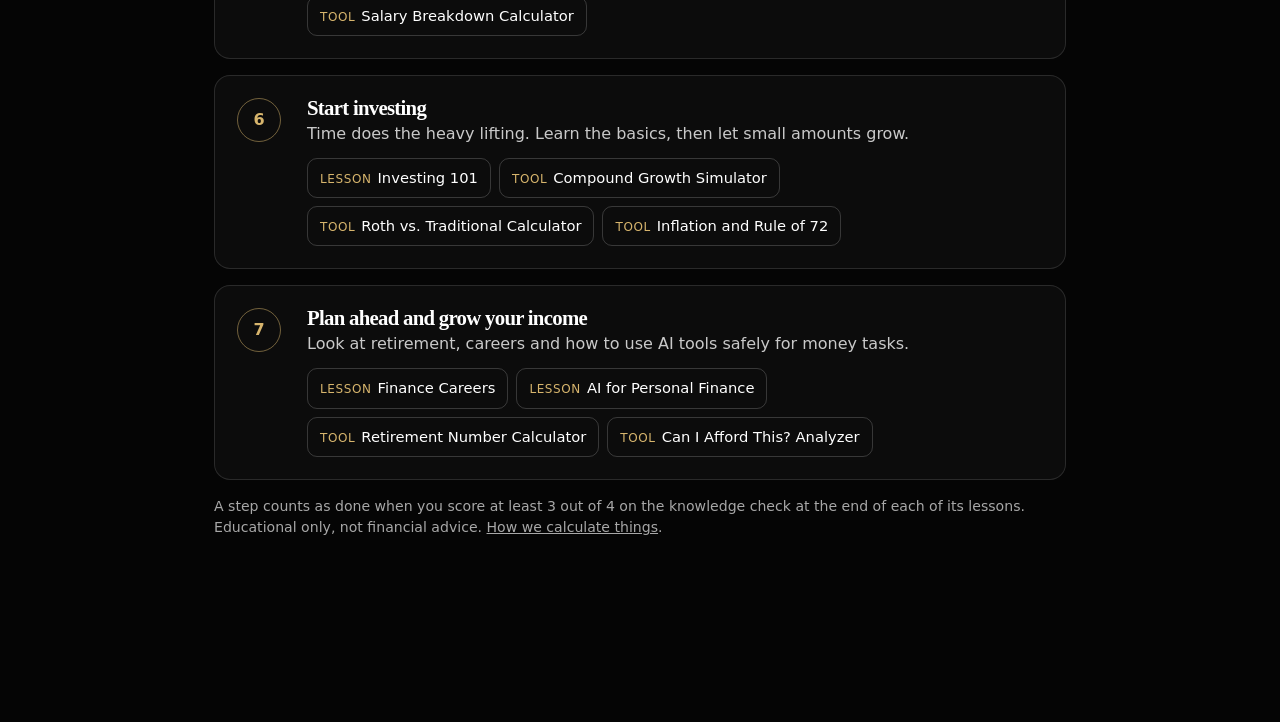
<file: start.html>
<!doctype html>
<html lang="en">
  <head>
    <meta charset="utf-8" />
    <meta name="viewport" content="width=device-width, initial-scale=1" />
    <title>Start Here: Your Money Roadmap | Barone Investment Group</title>
    <meta name="description" content="A free 7-step money roadmap for students and young professionals: know your numbers, budget, build a safety net, handle debt, understand pay, invest, plan ahead." />
    <meta property="og:title" content="Start Here: Your Money Roadmap | Barone Investment Group" />
    <meta property="og:description" content="A free 7-step money roadmap with a lesson, a calculator and a quiz for every step." />
    <link rel="icon" type="image/svg+xml" href="favicon.svg" />
    <link rel="stylesheet" href="styles.css?v=20261105v4" />
    <style>
      .path-wrap { max-width: 900px; margin: 0 auto; padding: 0 24px 80px; }
      .path-summary { display: flex; flex-wrap: wrap; gap: 16px; align-items: center; margin: 0 0 28px; padding: 16px 20px; border: 1px solid rgba(215,181,109,.3); border-radius: 14px; background: rgba(215,181,109,.06); }
      .path-bar { flex: 1 1 160px; height: 8px; border-radius: 99px; background: rgba(255,255,255,.12); overflow: hidden; }
      .path-bar span { display: block; height: 100%; width: 0; background: #d7b56d; transition: width .4s; }
      .path-step { position: relative; display: grid; grid-template-columns: 52px 1fr; gap: 18px; padding: 22px; margin-bottom: 16px; border: 1px solid rgba(255,255,255,.12); border-radius: 16px; background: rgba(255,255,255,.03); }
      .path-step.is-next { border-color: #d7b56d; background: rgba(215,181,109,.07); }
      .path-step.is-done { opacity: .85; }
      .path-num { width: 44px; height: 44px; border-radius: 50%; display: grid; place-items: center; font-weight: 700; border: 1px solid rgba(215,181,109,.5); color: #d7b56d; }
      .path-step.is-done .path-num { background: #d7b56d; color: #111; }
      .path-step h2 { margin: 0 0 4px; font-size: 1.3rem; }
      .path-why { margin: 0 0 12px; color: rgba(255,255,255,.78); }
      .path-links { display: flex; flex-wrap: wrap; gap: 8px; }
      .path-links a { padding: 8px 12px; border-radius: 10px; border: 1px solid rgba(255,255,255,.18); color: inherit; text-decoration: none; font-size: .92rem; }
      .path-links a:hover, .path-links a:focus-visible { border-color: #d7b56d; outline: none; }
      .path-links .tag { color: #d7b56d; font-size: .75rem; margin-right: 6px; text-transform: uppercase; letter-spacing: .05em; }
      .path-status { margin-top: 10px; font-size: .88rem; color: rgba(255,255,255,.65); }
      @media (max-width: 560px) { .path-step { grid-template-columns: 1fr; } }
    </style>
  </head>
  <body class="subpage">
    <div class="ambient-bg" aria-hidden="true"><span></span><span></span><span></span></div>
    <header class="site-header is-scrolled">
      <a class="brand" href="index.html#top"><span class="brand-mark">B</span><span><strong>Barone</strong><small>Investment Group</small></span></a>
      <nav class="site-nav subpage-nav">
        <a href="index.html#chapters">Chapters</a>
        <a href="index.html#tools">Tools</a>
      </nav>
    </header>
    <main class="detail-page">
      <section class="detail-hero">
        <p class="eyebrow">Start here</p>
        <h1>Your money roadmap in 7 steps.</h1>
        <p>Do them in order. Each step has a short lesson, a calculator to run your own numbers, and a quick check. Free, no login, and your progress stays in your browser.</p>
        <p id="path-type" class="path-why" hidden></p>
      </section>
      <div class="path-wrap">
        <div class="path-summary" id="path-summary">
          <strong id="path-count">0 of 7 steps done</strong>
          <div class="path-bar" aria-hidden="true"><span id="path-fill"></span></div>
          <a class="button primary" id="path-next" href="#step-1">Start step 1</a>
        </div>
        <div id="path-steps"></div>
        <p class="path-status">A step counts as done when you score at least 3 out of 4 on the knowledge check at the end of each of its lessons. Educational only, not financial advice. <a href="method.html">How we calculate things</a>.</p>
      </div>
    </main>
    <script src="tools-meta.js?v=20261105v4"></script>
    <script src="content.js?v=20261105v4"></script>
    <script>
      (function () {
        var STEPS = [
          { t: "Know your numbers", why: "You can't steer without a map. Find out what you own, what you owe and where your money goes.", ch: ["reset"], tools: ["net_worth"] },
          { t: "Build a budget that works", why: "A realistic plan beats a strict one. Find leaks like forgotten subscriptions.", ch: ["budgeting"], tools: ["budget", "subscriptions"] },
          { t: "Start a safety net", why: "A small cushion keeps one bad month from becoming debt.", ch: ["insurance_risk"], tools: ["emergency", "savings_goal"] },
          { t: "Tackle credit and debt", why: "High-interest debt is a guaranteed loss. Pay it down on purpose, and build credit the right way.", ch: ["credit", "debt_payoff"], tools: ["credit", "debt_planner", "student_loan"] },
          { t: "Understand your pay and taxes", why: "Know what a salary really means in your pocket before you sign a lease or an offer.", ch: ["taxes_paychecks"], tools: ["paycheck", "salary"] },
          { t: "Start investing", why: "Time does the heavy lifting. Learn the basics, then let small amounts grow.", ch: ["investing"], tools: ["compound", "roth_vs_trad", "inflation"] },
          { t: "Plan ahead and grow your income", why: "Look at retirement, careers and how to use AI tools safely for money tasks.", ch: ["careers", "ai"], tools: ["retirement_number", "afford"] }
        ];
        var C = window.BIG_CONTENT || { lessons: {}, tools: {} };
        var scores = {}, opened = [];
        try { scores = JSON.parse(localStorage.getItem("chapterScores") || "{}"); } catch (e) {}
        try { opened = JSON.parse(localStorage.getItem("completedChapters") || "[]"); } catch (e) {}
        try { var p = JSON.parse(localStorage.getItem("bigProfile") || "null"); if (p && p.name) { var el = document.getElementById("path-type"); el.textContent = "Your money type: " + p.name + ". The path is the same for everyone; use your type as a hint for where to slow down."; el.hidden = false; } } catch (e) {}
        function esc(s) { return String(s).replace(/[&<>"]/g, function (c) { return { "&": "&amp;", "<": "&lt;", ">": "&gt;", '"': "&quot;" }[c]; }); }
        var done = STEPS.map(function (s) { return s.ch.every(function (k) { return (scores[k] || 0) >= 3; }); });
        var nextIdx = done.indexOf(false);
        var doneCount = done.filter(Boolean).length;
        document.getElementById("path-count").textContent = doneCount + " of " + STEPS.length + " steps done";
        document.getElementById("path-fill").style.width = Math.round(doneCount / STEPS.length * 100) + "%";
        var nextBtn = document.getElementById("path-next");
        if (nextIdx === -1) { nextBtn.textContent = "All done: explore the tools"; nextBtn.href = "index.html#tools"; }
        else { nextBtn.textContent = (doneCount ? "Continue with step " : "Start step ") + (nextIdx + 1); nextBtn.href = "#step-" + (nextIdx + 1); }
        document.getElementById("path-steps").innerHTML = STEPS.map(function (s, i) {
          var links = s.ch.map(function (k) { var l = C.lessons[k]; if (!l) return ""; var sc = scores[k]; return '<a href="lesson.html?topic=' + k + '"><span class="tag">Lesson</span>' + esc(l.title) + (sc != null ? " (" + sc + "/4)" : "") + "</a>"; }).join("") +
            s.tools.map(function (k) { var t = C.tools[k]; if (!t) return ""; return '<a href="tool.html?tool=' + k + '"><span class="tag">Tool</span>' + esc(t.title) + "</a>"; }).join("");
          var cls = "path-step" + (done[i] ? " is-done" : "") + (i === nextIdx ? " is-next" : "");
          var status = done[i] ? "Done" : (i === nextIdx ? "Up next" : "");
          return '<article class="' + cls + '" id="step-' + (i + 1) + '"><div class="path-num" aria-hidden="true">' + (done[i] ? "&#10003;" : i + 1) + '</div><div><h2>' + esc(s.t) + '</h2><p class="path-why">' + esc(s.why) + '</p><div class="path-links">' + links + "</div>" + (status ? '<p class="path-status">' + status + "</p>" : "") + "</div></article>";
        }).join("");
      })();
    </script>
      <script src="quick.js?v=20261105v4"></script>
  </body>
</html>
</file>
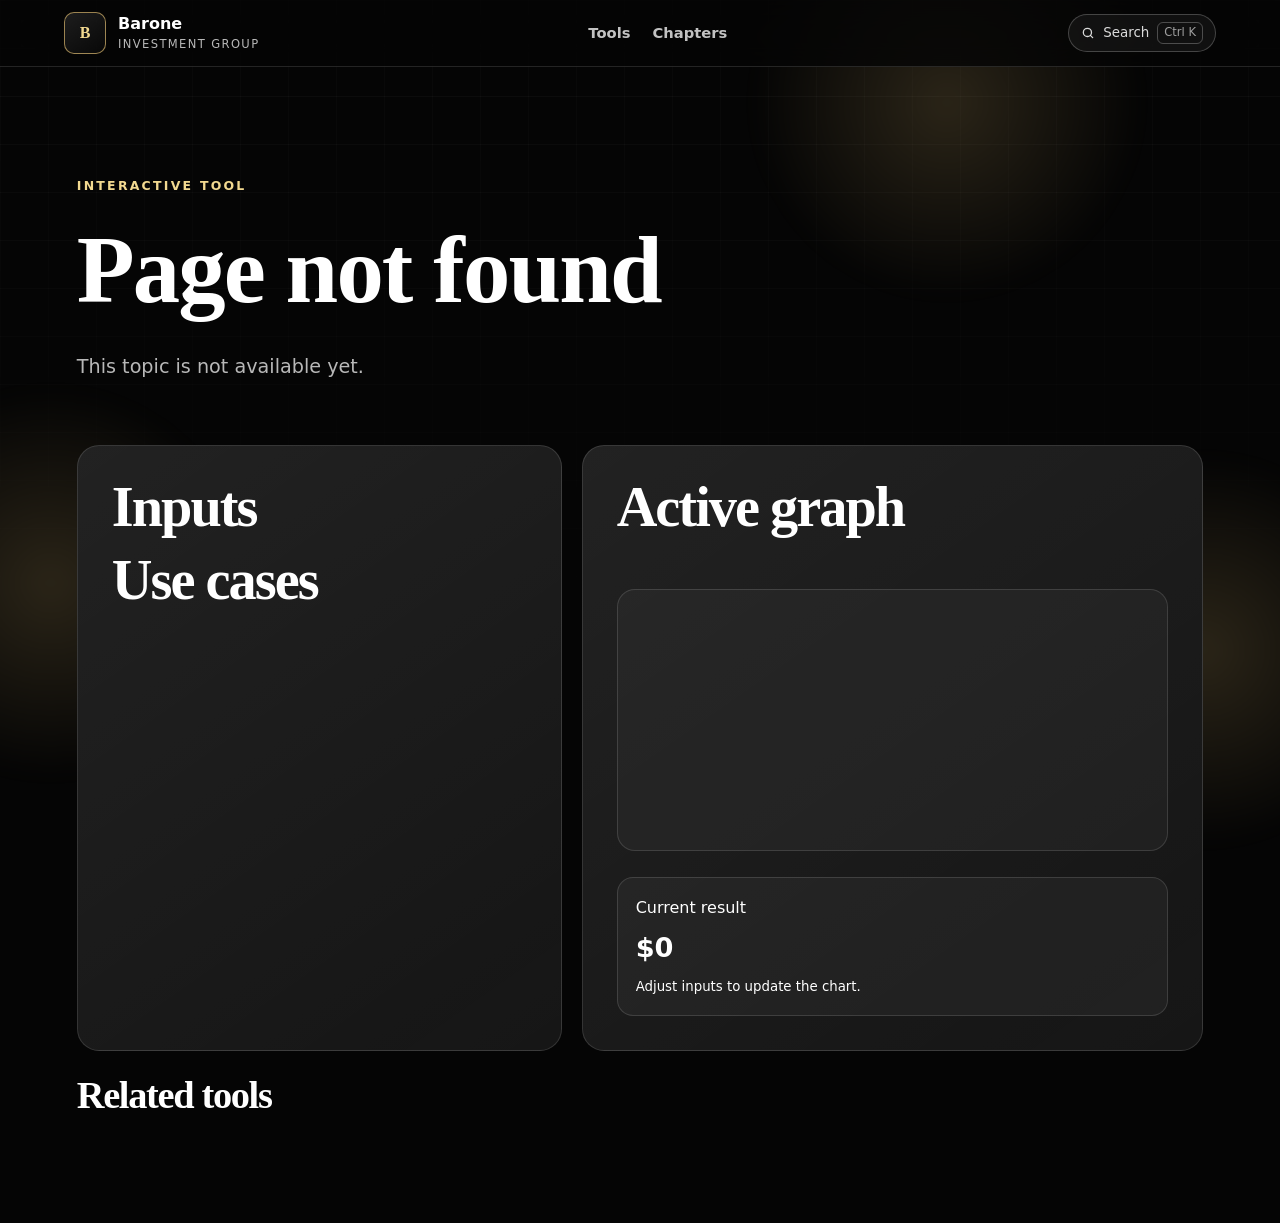
<file: tool.html>
<!doctype html>
<html lang="en">
  <head>
    <meta charset="utf-8" />
    <meta name="viewport" content="width=device-width, initial-scale=1" />
    <title>Interactive Tool | Barone Investment Group</title>
    <meta name="description" content="Free interactive money calculator. Runs in your browser, no login. Educational estimates only." />
    <link rel="icon" type="image/svg+xml" href="favicon.svg" />
    <link rel="stylesheet" href="styles.css?v=20261105v4" />
  </head>
  <body class="subpage">
    <div class="ambient-bg" aria-hidden="true"><span></span><span></span><span></span></div>
    <header class="site-header is-scrolled">
      <a class="brand" href="index.html#top"><span class="brand-mark">B</span><span><strong>Barone</strong><small>Investment Group</small></span></a>
      <nav class="site-nav subpage-nav">
        <a href="index.html#tools">Tools</a>
        <a href="index.html#chapters">Chapters</a>
      </nav>
    </header>
    <main class="detail-page" data-detail-type="tool">
      <section class="detail-hero">
        <p class="eyebrow">Interactive tool</p>
        <h1 id="detail-title">Tool</h1>
        <p id="detail-summary"></p>
      </section>
      <section class="tool-lab">
        <article class="detail-panel">
          <h2>Inputs</h2>
          <ul id="tool-inputs"></ul>
          <h2>Use cases</h2>
          <ul id="tool-use-cases"></ul>
        </article>
        <article class="detail-panel graph-panel">
          <h2>Active graph</h2>
          <div id="tool-page-controls"></div>
          <canvas id="tool-page-chart" width="760" height="360"></canvas>
          <div class="result-box"><span>Current result</span><strong id="tool-page-result">$0</strong><small id="tool-page-note">Adjust inputs to update the chart.</small></div>
        </article>
      </section>
      <section class="related-section">
        <h2>Related tools</h2>
        <div class="related-grid" id="related-links"></div>
      </section>
    </main>
    <script src="calc.js?v=20261105v4"></script>
    <script src="tools-meta.js?v=20261105v4"></script>
    <script src="content.js?v=20261105v4"></script>
    <script src="checks.js?v=20261105v4"></script>
    <script src="states.js?v=20261105v4"></script>
    <script src="detail.js?v=20261105v4"></script>
  <script>
(function() {
  try {
    var stored = localStorage.getItem('bigProfile');
    if (!stored) return;
    var p = JSON.parse(stored);
    if (!p || !p.name) return;
    var shortName = p.name.replace(/^The\s+/, '');
    var badge = document.createElement('a');
    badge.href = 'index.html#quiz';
    badge.className = 'money-type-badge';
    badge.setAttribute('aria-label', 'Your money type: ' + p.name);
    badge.innerHTML = '<span class="badge-emoji">' + p.emoji + '</span><span class="badge-name">' + shortName + '</span><span class="badge-retake">retake</span>';
    document.body.appendChild(badge);
  } catch(e) {}
})();
</script>
    <script src="quick.js?v=20261105v4"></script>
  </body>
</html>
                                                          
</file>
<file: styles.css>
:root {
  color-scheme: dark;
  --black: #050505;
  --ink: #111111;
  --panel: #101010;
  --panel-2: #171717;
  --white: #ffffff;
  --muted: #b8b8b8;
  --soft: #e8e2d2;
  --line: rgba(255, 255, 255, 0.13);
  --gold: #d7b56d;
  --gold-2: #f2d990;
  --gray: #777777;
  --shadow: 0 24px 80px rgba(0, 0, 0, 0.34);
}

* {
  box-sizing: border-box;
}

/* Ensure [hidden] always wins over component display rules */
[hidden] { display: none !important; }

html {
  scroll-behavior: smooth;
}

body {
  margin: 0;
  color: var(--white);
  background: var(--black);
  font-family:
    Inter, ui-sans-serif, system-ui, -apple-system, BlinkMacSystemFont, "Segoe UI", sans-serif;
  line-height: 1.5;
}

body::before {
  content: "";
  position: fixed;
  inset: 0;
  pointer-events: none;
  background:
    linear-gradient(rgba(255, 255, 255, 0.035) 1px, transparent 1px),
    linear-gradient(90deg, rgba(255, 255, 255, 0.025) 1px, transparent 1px);
  background-size: 48px 48px;
  mask-image: linear-gradient(to bottom, black, transparent 72%);
  z-index: -3;
}

a {
  color: inherit;
}

button,
input {
  font: inherit;
}

.ambient-bg {
  position: fixed;
  inset: 0;
  pointer-events: none;
  overflow: hidden;
  z-index: -2;
}

.ambient-bg span {
  position: absolute;
  width: 32vw;
  aspect-ratio: 1;
  border-radius: 999px;
  background: radial-gradient(circle, rgba(215, 181, 109, 0.18), transparent 68%);
  filter: blur(10px);
  animation: drift 18s ease-in-out infinite alternate;
}

.ambient-bg span:nth-child(1) {
  top: -8vw;
  right: 10vw;
}

.ambient-bg span:nth-child(2) {
  top: 42vh;
  left: -12vw;
  animation-delay: -6s;
}

.ambient-bg span:nth-child(3) {
  right: -10vw;
  bottom: 5vh;
  animation-delay: -10s;
}

@keyframes drift {
  from {
    transform: translate3d(0, 0, 0) scale(1);
  }
  to {
    transform: translate3d(22px, -28px, 0) scale(1.12);
  }
}

.site-header {
  position: fixed;
  top: 0;
  left: 0;
  right: 0;
  z-index: 20;
  display: flex;
  align-items: center;
  justify-content: space-between;
  gap: 18px;
  padding: 18px clamp(18px, 5vw, 70px);
  color: var(--white);
  transition: background 220ms ease, border-color 220ms ease, padding 220ms ease;
}

.site-header.is-scrolled,
.site-header.is-open {
  padding-top: 12px;
  padding-bottom: 12px;
  border-bottom: 1px solid var(--line);
  background: rgba(5, 5, 5, 0.82);
  backdrop-filter: blur(18px);
}

.brand {
  display: inline-flex;
  align-items: center;
  gap: 12px;
  text-decoration: none;
}

.brand-mark {
  display: grid;
  width: 42px;
  height: 42px;
  place-items: center;
  border: 1px solid rgba(215, 181, 109, 0.7);
  border-radius: 10px;
  color: var(--gold-2);
  background: linear-gradient(145deg, rgba(255, 255, 255, 0.1), rgba(255, 255, 255, 0.02));
  font-weight: 900;
}

.brand strong,
.brand small {
  display: block;
}

.brand small {
  color: var(--muted);
  font-size: 0.72rem;
  letter-spacing: 0.12em;
  text-transform: uppercase;
}

.site-nav {
  display: flex;
  align-items: center;
  gap: 22px;
  color: rgba(255, 255, 255, 0.76);
  font-size: 0.92rem;
  font-weight: 760;
}

.site-nav a,
.site-footer a {
  text-decoration: none;
  transition: color 180ms ease;
}

.site-nav a:hover,
.site-footer a:hover {
  color: var(--gold-2);
}

.nav-toggle {
  display: none;
  width: 44px;
  height: 44px;
  border: 1px solid var(--line);
  border-radius: 10px;
  color: inherit;
  background: rgba(255, 255, 255, 0.05);
  cursor: pointer;
}

.nav-toggle span {
  display: block;
  width: 18px;
  height: 2px;
  margin: 4px auto;
  background: currentColor;
  transition: transform 180ms ease, opacity 180ms ease;
}

.site-header.is-open .nav-toggle span:nth-child(1) {
  transform: translateY(6px) rotate(45deg);
}

.site-header.is-open .nav-toggle span:nth-child(2) {
  opacity: 0;
}

.site-header.is-open .nav-toggle span:nth-child(3) {
  transform: translateY(-6px) rotate(-45deg);
}

.section {
  padding: clamp(36px, 5vw, 72px) clamp(18px, 6vw, 86px);
}

.hero {
  position: relative;
  min-height: 80vh;
  display: flex;
  flex-direction: column;
  align-items: center;
  justify-content: center;
  text-align: center;
  padding-top: 120px;
  padding-bottom: 60px;
  overflow: hidden;
}

#hero-particle-canvas {
  position: absolute;
  inset: 0;
  width: 100%;
  height: 100%;
  pointer-events: none;
  z-index: 0;
}

.hero-copy {
  position: relative;
  z-index: 1;
  max-width: 860px;
  width: 100%;
}

.hero-copy > p {
  max-width: 600px;
  margin-left: auto;
  margin-right: auto;
}

.hero-actions {
  justify-content: center;
}

.hero-proof-row {
  display: flex;
  align-items: center;
  justify-content: center;
  gap: 22px;
  margin-top: 22px;
  color: rgba(255,255,255,0.38);
  font-size: 0.82rem;
  font-weight: 700;
  letter-spacing: 0.06em;
  text-transform: uppercase;
}

.hero-proof-row span + span::before {
  content: "·";
  margin-right: 22px;
  opacity: 0.4;
}

.eyebrow,
.panel-label {
  margin: 0 0 14px;
  color: var(--gold-2);
  font-size: 0.78rem;
  font-weight: 900;
  letter-spacing: 0.18em;
  text-transform: uppercase;
}

h1,
h2,
h3,
p {
  margin-top: 0;
}

h1 {
  margin-bottom: 22px;
  font-size: clamp(3.3rem, 7.4vw, 7.6rem);
  line-height: 0.9;
  letter-spacing: -0.02em;
  font-kerning: normal;
  text-rendering: optimizeLegibility;
  font-feature-settings: "kern" 1, "liga" 0;
}

h2 {
  max-width: 1020px;
  margin-bottom: 18px;
  font-size: clamp(2.15rem, 4.4vw, 4.8rem);
  line-height: 0.98;
  letter-spacing: -0.035em;
}

h3 {
  margin-bottom: 10px;
  font-size: 1.24rem;
  line-height: 1.15;
}

.hero-copy p,
.section-head p,
.mission-grid p,
.tool-card p,
.lesson-card p,
.workflow-card p,
.founder-card p,
.newsletter-card p,
.faq-item p,
.site-footer p {
  color: var(--muted);
  font-size: 1.06rem;
}

.hero-copy > p {
  max-width: 710px;
  font-size: clamp(1.08rem, 2vw, 1.34rem);
}

.hero-actions {
  display: flex;
  flex-wrap: wrap;
  gap: 14px;
  margin-top: 32px;
}

.hero-mini-grid {
  display: grid;
  grid-template-columns: repeat(3, minmax(0, 1fr));
  gap: 10px;
  max-width: 720px;
  margin-top: 24px;
}

.hero-mini-grid a {
  min-height: 76px;
  padding: 14px;
  border: 1px solid var(--line);
  border-radius: 14px;
  color: var(--soft);
  background: rgba(255, 255, 255, 0.045);
  text-decoration: none;
  font-weight: 850;
  transition: transform 180ms ease, border-color 180ms ease;
}

.hero-mini-grid a:hover {
  transform: translateY(-3px);
  border-color: rgba(215, 181, 109, 0.55);
}

.button,
.tool-card button,
.faq-item button,
.carousel-btn {
  border-radius: 10px;
  cursor: pointer;
}

.button {
  display: inline-flex;
  align-items: center;
  justify-content: center;
  min-height: 52px;
  padding: 0 22px;
  text-decoration: none;
  font-weight: 850;
  transition: transform 180ms ease, border-color 180ms ease, background 180ms ease, box-shadow 180ms ease;
}

.button:hover {
  transform: translateY(-2px);
}

.button.primary {
  color: #080808;
  background: linear-gradient(135deg, var(--gold-2), var(--gold));
  box-shadow: 0 18px 42px rgba(215, 181, 109, 0.18);
}

.button.secondary {
  border: 1px solid var(--line);
  color: var(--white);
  background: rgba(255, 255, 255, 0.06);
}

/* ── Quiz CTA pulse ring ────────────────────────────────────────────────── */
.hero-quiz-button {
  position: relative;
}

.hero-quiz-button::after {
  content: '';
  position: absolute;
  inset: -4px;
  border-radius: inherit;
  border: 2px solid rgba(215, 181, 109, 0.7);
  animation: quiz-pulse 2.6s cubic-bezier(0.4, 0, 0.6, 1) infinite;
  pointer-events: none;
}

@keyframes quiz-pulse {
  0%   { transform: scale(1);    opacity: 0.75; }
  50%  { transform: scale(1.08); opacity: 0;    }
  100% { transform: scale(1);    opacity: 0;    }
}

.hero-visual {
  min-height: 560px;
  position: relative;
  border: 1px solid var(--line);
  border-radius: 28px;
  overflow: hidden;
  background:
    linear-gradient(145deg, rgba(5, 5, 5, 0.55), rgba(5, 5, 5, 0.35)),
    radial-gradient(circle at 50% 0%, rgba(215, 181, 109, 0.18), transparent 50%),
    url(hero-bg.png) center / cover no-repeat,
    var(--panel);
  box-shadow: var(--shadow);
}

#market-canvas {
  position: absolute;
  inset: 0;
  width: 100%;
  height: 100%;
}

.floating-card {
  position: absolute;
  width: min(230px, 52vw);
  padding: 18px;
  border: 1px solid rgba(215, 181, 109, 0.32);
  border-radius: 18px;
  background: rgba(8, 8, 8, 0.72);
  box-shadow: 0 20px 50px rgba(0, 0, 0, 0.34);
  backdrop-filter: blur(14px);
  animation: floatCard 5.5s ease-in-out infinite;
}

.floating-card span,
.floating-card small {
  display: block;
  color: var(--muted);
  font-weight: 750;
}

.floating-card strong {
  display: block;
  margin: 8px 0 2px;
  color: var(--gold-2);
  font-size: 2rem;
}

.card-one {
  top: 12%;
  left: 8%;
}

.card-two {
  top: 38%;
  right: 8%;
  animation-delay: -1.8s;
}

.card-three {
  left: 13%;
  bottom: 10%;
  animation-delay: -3.4s;
}

@keyframes floatCard {
  0%,
  100% {
    transform: translateY(0);
  }
  50% {
    transform: translateY(-14px);
  }
}

.stats-band {
  display: grid;
  grid-template-columns: repeat(4, minmax(0, 1fr));
  gap: 1px;
  border-top: 1px solid var(--line);
  border-bottom: 1px solid var(--line);
  background: var(--line);
}

.stats-band div {
  padding: 28px clamp(18px, 4vw, 42px);
  background: rgba(255, 255, 255, 0.035);
}

.stats-band strong {
  display: block;
  color: var(--gold-2);
  font-size: clamp(2rem, 4vw, 3.8rem);
  line-height: 1;
}

.stats-band span {
  color: var(--muted);
  font-weight: 800;
}

.section-head {
  max-width: 930px;
  margin-bottom: 38px;
}

.mission,
.education,
.impact,
.newsletter,
.automation {
  background: rgba(255, 255, 255, 0.025);
}

.mission-grid,
.education-grid,
.workflow-grid,
.automation-grid,
.tool-grid {
  display: grid;
  gap: 18px;
}

.mission-grid {
  grid-template-columns: repeat(3, minmax(0, 1fr));
}

.feature-card,
.tool-card,
.lesson-card,
.workflow-card,
.automation-card,
.founder-card,
.newsletter-card,
.faq-item,
.testimonial-carousel {
  border: 1px solid var(--line);
  border-radius: 22px;
  background:
    linear-gradient(145deg, rgba(255, 255, 255, 0.075), rgba(255, 255, 255, 0.025)),
    var(--panel);
  box-shadow: 0 18px 54px rgba(0, 0, 0, 0.22);
}

.feature-card,
.lesson-card,
.workflow-card,
.automation-card {
  padding: 26px;
}

.feature-card span,
.workflow-card span,
.automation-card span,
.tool-card .tool-kicker {
  color: var(--gold-2);
  font-size: 0.76rem;
  font-weight: 900;
  letter-spacing: 0.16em;
  text-transform: uppercase;
}

.tool-card .tool-kicker {
  display: block;
  color: var(--muted);
}

.tool-brand-icon {
  display: grid;
  width: 46px;
  height: 46px;
  margin-bottom: 18px;
  place-items: center;
  border: 1px solid rgba(215, 181, 109, 0.36);
  border-radius: 12px;
  color: #171510;
  background:
    radial-gradient(circle at 30% 20%, rgba(255, 255, 255, 0.65), transparent 42%),
    linear-gradient(145deg, #f2d990, #b8944d);
  box-shadow: 0 12px 28px rgba(0, 0, 0, 0.22);
  font-size: 1.15rem;
  font-weight: 950;
  line-height: 1;
  letter-spacing: 0;
}

.tool-layout {
  display: grid;
  grid-template-columns: minmax(0, 1fr) minmax(330px, 0.5fr);
  gap: 22px;
  align-items: start;
}

.tool-grid {
  grid-template-columns: repeat(2, minmax(0, 1fr));
}

.tool-card {
  padding: 24px;
  transition: transform 180ms ease, border-color 180ms ease, background 180ms ease;
}

.tool-card:hover,
.tool-card.is-active {
  transform: translateY(-4px);
  border-color: rgba(255, 255, 255, 0.28);
  background:
    linear-gradient(145deg, rgba(255, 255, 255, 0.08), rgba(255, 255, 255, 0.025)),
    var(--panel);
}

.tool-card button,
.card-link {
  display: inline-flex;
  align-items: center;
  justify-content: center;
  min-height: 42px;
  margin-top: 8px;
  border: 1px solid rgba(255, 255, 255, 0.22);
  border-radius: 10px;
  color: var(--white);
  background: rgba(255, 255, 255, 0.07);
  padding: 0 14px;
  font-weight: 850;
  text-decoration: none;
}

.card-link {
  margin-left: 8px;
  color: var(--white);
  border-color: var(--line);
  background: rgba(255, 255, 255, 0.045);
}

.tool-panel {
  position: sticky;
  top: 92px;
  min-height: 500px;
  padding: 26px;
  border: 1px solid rgba(255, 255, 255, 0.14);
  border-radius: 24px;
  background:
    radial-gradient(circle at 100% 0%, rgba(96, 165, 250, 0.08), transparent 50%),
    var(--panel-2);
  box-shadow: var(--shadow);
}

.tool-preview {
  display: grid;
  gap: 14px;
  margin-top: 22px;
}

.tool-preview label {
  display: grid;
  gap: 8px;
  color: var(--muted);
  font-weight: 760;
}

.tool-control-row span {
  display: flex;
  align-items: center;
  justify-content: space-between;
  gap: 12px;
}

.tool-control-row strong {
  color: var(--gold-2);
  font-size: 0.92rem;
}

.tool-preview input,
.tool-preview select,
.signup-form input {
  width: 100%;
  min-height: 46px;
  border: 1px solid var(--line);
  border-radius: 10px;
  color: var(--white);
  background: rgba(255, 255, 255, 0.055);
  padding: 0 14px;
  outline: none;
}

.tool-preview input:focus,
.tool-preview select:focus,
.signup-form input:focus {
  border-color: rgba(96, 165, 250, 0.7);
  box-shadow: 0 0 0 4px rgba(96, 165, 250, 0.12);
}

.tool-preview input[type="range"] {
  min-height: 28px;
  padding: 0;
  border: 0;
  background: transparent;
  accent-color: var(--gold);
}

.insight-chart {
  display: grid;
  gap: 12px;
  padding: 16px;
  border: 1px solid var(--line);
  border-radius: 16px;
  background: rgba(255, 255, 255, 0.035);
}

.insight-row {
  display: grid;
  gap: 7px;
}

.insight-row-top {
  display: flex;
  justify-content: space-between;
  gap: 14px;
  color: var(--muted);
  font-size: 0.78rem;
  font-weight: 850;
}

.insight-row-top strong {
  color: var(--white);
}

.insight-track {
  height: 12px;
  border-radius: 999px;
  background: rgba(255, 255, 255, 0.08);
  overflow: hidden;
}

.insight-track i {
  display: block;
  height: 100%;
  border-radius: inherit;
  transition: width 180ms ease;
}

.tool-metric-grid {
  display: grid;
  grid-template-columns: repeat(3, minmax(0, 1fr));
  gap: 10px;
}

.tool-metric-grid div {
  display: grid;
  gap: 6px;
  min-height: 86px;
  padding: 14px;
  border: 1px solid var(--line);
  border-radius: 14px;
  background: rgba(255, 255, 255, 0.04);
}

.tool-metric-grid span {
  color: var(--muted);
  font-size: 0.72rem;
  font-weight: 850;
  letter-spacing: 0.08em;
  text-transform: uppercase;
}

.tool-metric-grid strong {
  color: var(--white);
  font-size: clamp(1rem, 1.8vw, 1.45rem);
  line-height: 1.1;
}

.result-box {
  display: grid;
  gap: 8px;
  margin-top: 8px;
  padding: 18px;
  border: 1px solid var(--line);
  border-radius: 16px;
  background: rgba(255, 255, 255, 0.045);
}

.result-box strong {
  color: var(--white);
  font-size: 1.7rem;
}

.spark-bars {
  display: grid;
  grid-template-columns: repeat(auto-fit, minmax(42px, 1fr));
  gap: 8px;
  align-items: end;
  min-height: 130px;
  padding: 14px;
  border: 1px solid var(--line);
  border-radius: 16px;
  background: rgba(255, 255, 255, 0.035);
}

.spark-bars span {
  display: grid;
  align-items: end;
  min-height: 18px;
  border-radius: 8px 8px 4px 4px;
  background: linear-gradient(180deg, #60a5fa, rgba(96, 165, 250, 0.3));
}

.spark-bars i {
  display: block;
  padding: 0 0 5px;
  color: #090909;
  font-size: 0.7rem;
  font-style: normal;
  font-weight: 900;
  text-align: center;
}

.education-grid {
  grid-template-columns: repeat(3, minmax(0, 1fr));
}

.lesson-card,
.workflow-card,
.automation-card {
  color: inherit;
  text-decoration: none;
  transition: transform 180ms ease, border-color 180ms ease;
}

.lesson-card:hover,
.workflow-card:hover,
.automation-card:hover {
  transform: translateY(-4px);
  border-color: rgba(215, 181, 109, 0.52);
}

.lesson-card {
  min-height: 190px;
}

.lesson-card span {
  display: inline-flex;
  margin-top: 14px;
  color: var(--gold-2);
  font-weight: 850;
}

.workflows {
  background: var(--black);
}

.workflow-grid {
  grid-template-columns: repeat(3, minmax(0, 1fr));
}

.workflow-card {
  min-height: 220px;
}

.automation-grid {
  grid-template-columns: repeat(4, minmax(0, 1fr));
}

.automation-card {
  min-height: 220px;
  background:
    radial-gradient(circle at 100% 0%, rgba(215, 181, 109, 0.12), transparent 42%),
    linear-gradient(145deg, rgba(255, 255, 255, 0.075), rgba(255, 255, 255, 0.025)),
    var(--panel);
}

.founder-card {
  display: grid;
  grid-template-columns: minmax(300px, 0.82fr) minmax(0, 1.18fr);
  gap: clamp(24px, 4vw, 52px);
  align-items: center;
  max-width: 1240px;
  margin: 0 auto;
  padding: clamp(18px, 3vw, 28px);
  overflow: hidden;
}

.founder-photo {
  position: relative;
  min-height: 460px;
  height: 100%;
  margin: 0;
  overflow: hidden;
  border: 1px solid rgba(215, 181, 109, 0.32);
  border-radius: 18px;
  background:
    linear-gradient(180deg, transparent 56%, rgba(0, 0, 0, 0.42)),
    rgba(255, 255, 255, 0.04);
}

.founder-photo img {
  width: 100%;
  height: 100%;
  min-height: inherit;
  display: block;
  object-fit: cover;
  object-position: 52% 42%;
  filter: saturate(0.92) contrast(1.04);
}

.founder-text {
  max-width: 640px;
  padding: clamp(18px, 3vw, 34px) clamp(10px, 2vw, 24px);
}

.founder-text h2 {
  max-width: 620px;
  margin-bottom: 18px;
  font-size: clamp(1.9rem, 3.2vw, 3.4rem);
  font-weight: 700;
  line-height: 1.08;
  letter-spacing: -0.01em;
  text-wrap: balance;
}

.founder-text p:not(.eyebrow) {
  max-width: 620px;
  color: var(--muted);
  font-size: clamp(0.98rem, 1.35vw, 1.08rem);
  line-height: 1.72;
}

.testimonial-carousel {
  display: grid;
  grid-template-columns: auto minmax(0, 1fr) auto;
  gap: 18px;
  align-items: center;
  max-width: 980px;
  padding: 22px;
}

.testimonial-carousel article {
  padding: 14px 0;
}

.testimonial-carousel p {
  margin-bottom: 14px;
  color: var(--white);
  font-size: clamp(1.25rem, 2.4vw, 2rem);
  line-height: 1.22;
}

.testimonial-carousel strong {
  color: var(--gold-2);
}

.carousel-btn {
  width: 44px;
  height: 44px;
  border: 1px solid var(--line);
  color: var(--white);
  background: rgba(255, 255, 255, 0.06);
  font-size: 1.8rem;
}

.faq-list {
  display: grid;
  gap: 12px;
  max-width: 980px;
}

.faq-item {
  overflow: hidden;
}

.faq-item button {
  width: 100%;
  min-height: 62px;
  border: 0;
  color: var(--white);
  background: transparent;
  padding: 0 20px;
  text-align: left;
  font-weight: 850;
}

.faq-item p {
  display: none;
  margin: 0;
  padding: 0 20px 20px;
}

.faq-item.is-open p {
  display: block;
}

.newsletter-card {
  display: grid;
  grid-template-columns: minmax(0, 0.95fr) minmax(320px, 0.72fr);
  gap: 30px;
  align-items: center;
  padding: clamp(28px, 5vw, 56px);
  background:
    radial-gradient(circle at 90% 10%, rgba(215, 181, 109, 0.2), transparent 40%),
    var(--panel);
}

.advice-card {
  display: grid;
  grid-template-columns: minmax(0, 820px);
  gap: clamp(20px, 3vw, 30px);
  align-items: start;
  justify-content: start;
  max-width: 1120px;
  margin-inline: auto;
  padding: clamp(28px, 5vw, 58px);
  border: 1px solid var(--line);
  border-radius: 22px;
  background:
    radial-gradient(circle at 92% 8%, rgba(215, 181, 109, 0.18), transparent 38%),
    linear-gradient(145deg, rgba(255, 255, 255, 0.075), rgba(255, 255, 255, 0.025)),
    var(--panel);
  box-shadow: 0 18px 54px rgba(0, 0, 0, 0.22);
}

.advice-copy h2 {
  max-width: 760px;
  margin-bottom: 18px;
  font-size: clamp(2.9rem, 5.6vw, 5.4rem);
  line-height: 0.94;
  letter-spacing: -0.02em;
  text-wrap: balance;
}

.advice-copy > p:not(.eyebrow) {
  max-width: 720px;
  color: var(--muted);
  font-size: clamp(1rem, 1.5vw, 1.16rem);
  line-height: 1.7;
}

.advice-email-cta {
  display: flex;
  flex-direction: column;
  align-items: flex-start;
  justify-content: flex-start;
  gap: 12px;
  margin-top: 28px;
}

.advice-mailto {
  display: inline-flex;
  align-items: center;
  gap: 10px;
  font-size: 1.05rem;
  padding: 14px 28px;
}

.advice-email-hint {
  max-width: 100%;
  font-size: 0.86rem;
  color: var(--muted);
  opacity: 0.78;
  margin: 0;
  overflow-wrap: anywhere;
}

.advice-form {
  display: grid;
  gap: 14px;
}

.advice-form label {
  display: grid;
  gap: 8px;
  color: var(--white);
  font-weight: 850;
}

.advice-form label span {
  color: var(--gray);
  font-size: 0.78rem;
  font-weight: 800;
  letter-spacing: 0.08em;
  text-transform: uppercase;
}

.advice-form input,
.advice-form textarea {
  width: 100%;
  border: 1px solid var(--line);
  border-radius: 12px;
  color: var(--white);
  background: rgba(255, 255, 255, 0.07);
  padding: 14px 16px;
  font: inherit;
  resize: vertical;
  outline: none;
  transition: border-color 160ms ease, background 160ms ease, box-shadow 160ms ease;
}

.advice-form input:focus,
.advice-form textarea:focus {
  border-color: rgba(215, 181, 109, 0.62);
  background: rgba(255, 255, 255, 0.09);
  box-shadow: 0 0 0 4px rgba(215, 181, 109, 0.1);
}

.advice-form textarea {
  min-height: 180px;
  line-height: 1.55;
}

.advice-form .button {
  width: fit-content;
  min-width: 180px;
}

.signup-form label {
  display: block;
  margin-bottom: 10px;
  color: var(--muted);
  font-weight: 800;
}

.signup-row {
  display: flex;
  gap: 10px;
}

.form-message {
  min-height: 24px;
  margin: 12px 0 0;
  color: var(--muted);
}

.signup-form.is-success .form-message {
  color: var(--gold-2);
}

.signup-form.is-shaking {
  animation: shake 260ms ease;
}

@keyframes shake {
  25% {
    transform: translateX(-4px);
  }
  50% {
    transform: translateX(4px);
  }
  75% {
    transform: translateX(-3px);
  }
}

.site-footer {
  display: grid;
  grid-template-columns: minmax(260px, 1fr) auto auto;
  gap: 32px;
  align-items: start;
  padding: 42px clamp(18px, 6vw, 86px);
  border-top: 1px solid var(--line);
  background: #030303;
}

.footer-brand {
  margin-bottom: 16px;
}

.site-footer nav,
.social-links {
  display: grid;
  gap: 10px;
  color: var(--muted);
  font-weight: 780;
}

/* ── Hero topic grid ── */
.hero-topic-grid {
  display: grid;
  grid-template-columns: repeat(3, minmax(0, 1fr));
  gap: 8px;
  max-width: 680px;
  margin-top: 22px;
}

.hero-topic-grid a {
  display: flex;
  align-items: center;
  min-height: 48px;
  padding: 10px 14px;
  border: 1px solid var(--line);
  border-radius: 12px;
  color: var(--soft);
  background: rgba(255, 255, 255, 0.04);
  text-decoration: none;
  font-size: 0.86rem;
  font-weight: 800;
  transition: transform 160ms ease, border-color 160ms ease, background 160ms ease;
}

.hero-topic-grid a:hover {
  transform: translateY(-2px);
  border-color: rgba(255, 255, 255, 0.28);
  background: rgba(255, 255, 255, 0.09);
}

/* ── Founder story band ── */
.founder-story {
  padding: clamp(52px, 7vw, 88px) clamp(18px, 6vw, 86px);
  border-top: 1px solid var(--line);
  border-bottom: 1px solid var(--line);
  background: rgba(255, 255, 255, 0.018);
}

.story-intro {
  max-width: 820px;
  margin-bottom: 40px;
}

.story-intro h2 {
  margin-bottom: 12px;
}

.story-tagline {
  color: var(--muted);
  font-size: 1.06rem;
  font-style: italic;
  margin: 0;
}

.story-phases {
  display: grid;
  grid-template-columns: repeat(3, minmax(0, 1fr));
  gap: 18px;
}

.phase-card {
  padding: clamp(22px, 3vw, 32px);
  border: 1px solid var(--line);
  border-radius: 20px;
  background:
    linear-gradient(145deg, rgba(255, 255, 255, 0.06), rgba(255, 255, 255, 0.02)),
    var(--panel);
  transition: transform 180ms ease, border-color 180ms ease;
}

.phase-card:hover {
  transform: translateY(-3px);
  border-color: rgba(255, 255, 255, 0.26);
}

.phase-num {
  display: inline-block;
  margin-bottom: 12px;
  color: var(--gold-2);
  font-size: 0.73rem;
  font-weight: 900;
  letter-spacing: 0.18em;
  text-transform: uppercase;
}

.phase-card h3 {
  color: var(--white);
  font-size: 1.18rem;
  margin-bottom: 10px;
}

.phase-card p {
  color: var(--muted);
  font-size: 0.97rem;
  line-height: 1.65;
  margin: 0;
}

/* ── Workflow resource chips ── */
.workflow-tools-section {
  margin-top: 20px;
}

.workflow-tools-grid {
  display: grid;
  grid-template-columns: repeat(auto-fill, minmax(210px, 1fr));
  gap: 12px;
  margin-top: 18px;
}

.workflow-tool-chip {
  display: grid;
  gap: 4px;
  padding: 16px 18px;
  border: 1px solid var(--line);
  border-radius: 14px;
  color: inherit;
  background: rgba(255, 255, 255, 0.04);
  text-decoration: none;
  transition: transform 160ms ease, border-color 160ms ease, background 160ms ease;
}

.workflow-tool-chip:hover {
  transform: translateY(-2px);
  border-color: rgba(215, 181, 109, 0.45);
  background: rgba(255, 255, 255, 0.08);
}

.workflow-tool-chip strong {
  color: var(--white);
  font-size: 0.95rem;
}

.workflow-tool-chip span {
  color: var(--muted);
  font-size: 0.82rem;
  line-height: 1.4;
}

.footer-linkedin {
  display: inline-flex;
  align-items: center;
  gap: 7px;
  color: var(--muted);
  font-size: 0.82rem;
  text-decoration: none;
  transition: color 150ms;
}
.footer-linkedin:hover { color: var(--gold); }
.footer-linkedin svg { opacity: 0.7; flex-shrink: 0; }

.founder-linkedin {
  display: inline-flex;
  align-items: center;
  gap: 8px;
  margin-top: 20px;
  padding: 10px 18px;
  border: 1px solid rgba(215, 181, 109, 0.25);
  border-radius: 40px;
  color: var(--muted);
  font-size: 0.82rem;
  font-weight: 600;
  text-decoration: none;
  transition: border-color 200ms, color 200ms, background 200ms;
}
.founder-linkedin:hover {
  border-color: rgba(215, 181, 109, 0.6);
  color: var(--gold);
  background: rgba(215, 181, 109, 0.06);
}
.founder-linkedin svg { flex-shrink: 0; opacity: 0.8; }

/* ── Mission section ticker ─────────────────────────────────────────────── */
.mission-ticker-wrap {
  overflow: hidden;
  mask-image: linear-gradient(90deg, transparent, black 8%, black 92%, transparent);
  -webkit-mask-image: linear-gradient(90deg, transparent, black 8%, black 92%, transparent);
  margin-bottom: clamp(24px, 3vw, 40px);
  opacity: 0.22;
  pointer-events: none;
}
.mission-ticker {
  display: flex;
  gap: 48px;
  width: max-content;
  animation: ticker-scroll 38s linear infinite;
  font-family: 'Cormorant Garamond', Georgia, serif;
  font-size: clamp(0.95rem, 1.6vw, 1.2rem);
  font-weight: 600;
  letter-spacing: 0.04em;
  color: var(--gold);
  white-space: nowrap;
}
.mission-ticker span::before { content: '·'; margin-right: 48px; color: var(--muted); }
@keyframes ticker-scroll {
  from { transform: translateX(0); }
  to   { transform: translateX(-50%); }
}

/* ── Chapter progress checkmark ─────────────────────────────────────────── */
.chapter-progress.is-done {
  width: 100% !important;
  height: auto !important;
  background: none !important;
  position: absolute;
  top: 14px;
  right: 14px;
  left: auto;
  bottom: auto;
  border-radius: 0;
  display: flex;
  align-items: center;
  justify-content: center;
  width: 22px !important;
  height: 22px !important;
  background: rgba(215, 181, 109, 0.15) !important;
  border: 1px solid rgba(215, 181, 109, 0.4) !important;
  border-radius: 50% !important;
  animation: check-pop 0.4s cubic-bezier(0.34, 1.56, 0.64, 1) both;
}
@keyframes check-pop {
  from { transform: scale(0); opacity: 0; }
  to   { transform: scale(1); opacity: 1; }
}

/* ── Lesson hero canvas ─────────────────────────────────────────────────── */
#lesson-hero-canvas {
  position: absolute;
  inset: 0;
  width: 100%;
  height: 100%;
  pointer-events: none;
  z-index: 0;
}

/* ── Tool result flash animation ────────────────────────────────────────── */
@keyframes result-flash {
  0%   { opacity: 0.5; transform: translateY(-3px); }
  100% { opacity: 1;   transform: translateY(0); }
}
.result-flash {
  animation: result-flash 0.22s ease-out;
}

/* ── Advice form success state ──────────────────────────────────────────── */
.advice-form.is-success {
  pointer-events: none;
  opacity: 0.5;
}
.advice-success-msg {
  display: none;
  padding: 20px 24px;
  border: 1px solid rgba(215, 181, 109, 0.3);
  border-radius: 14px;
  background: rgba(215, 181, 109, 0.07);
  color: var(--gold);
  font-size: 0.95rem;
  line-height: 1.6;
  animation: result-flash 0.35s ease-out;
}
.advice-success-msg.is-visible { display: block; }

.subpage .site-header {
  position: sticky;
}

.subpage-nav {
  display: flex;
}

.detail-page {
  padding: 110px clamp(18px, 6vw, 86px) 90px;
}

.detail-hero {
  display: grid;
  gap: 18px;
  max-width: 1100px;
  margin-bottom: 44px;
}

.detail-hero p:not(.eyebrow) {
  max-width: 820px;
  color: var(--muted);
  font-size: 1.2rem;
}

.detail-grid,
.tool-lab {
  display: grid;
  grid-template-columns: minmax(0, 0.78fr) minmax(0, 1fr);
  gap: 20px;
  margin-bottom: 20px;
}

.detail-stack {
  display: grid;
  gap: 20px;
  margin-bottom: 20px;
}

.detail-panel {
  padding: clamp(22px, 4vw, 34px);
  border: 1px solid var(--line);
  border-radius: 22px;
  background:
    linear-gradient(145deg, rgba(255, 255, 255, 0.075), rgba(255, 255, 255, 0.025)),
    var(--panel);
}

.detail-panel p,
.detail-panel li {
  color: var(--muted);
}

.detail-panel li + li {
  margin-top: 10px;
}

.prompt-panel {
  border-color: rgba(215, 181, 109, 0.42);
}

.copy-button {
  min-height: 42px;
  margin-top: 16px;
  border: 1px solid rgba(215, 181, 109, 0.45);
  border-radius: 10px;
  color: #080808;
  background: linear-gradient(135deg, var(--gold-2), var(--gold));
  padding: 0 16px;
  font-weight: 900;
  cursor: pointer;
}

.module-shell {
  display: grid;
  grid-template-columns: minmax(250px, 320px) minmax(0, 1fr);
  gap: 22px;
  align-items: start;
}

.module-sidebar {
  position: sticky;
  top: 94px;
  display: grid;
  gap: 14px;
}

.module-sidebar-card,
.module-nav,
.module-card,
.module-lesson-card {
  border: 1px solid var(--line);
  border-radius: 18px;
  background:
    linear-gradient(145deg, rgba(255, 255, 255, 0.06), rgba(255, 255, 255, 0.02)),
    var(--panel);
}

.module-sidebar-card {
  padding: 18px;
}

.module-nav {
  display: grid;
  gap: 2px;
  padding: 8px;
}

.module-nav a {
  display: grid;
  grid-template-columns: 34px minmax(0, 1fr);
  gap: 10px;
  align-items: center;
  min-height: 54px;
  padding: 10px;
  border-radius: 12px;
  color: inherit;
  text-decoration: none;
  transition: background 160ms ease, color 160ms ease;
}

.module-nav a:hover {
  color: var(--white);
  background: rgba(255, 255, 255, 0.065);
}

.module-nav span,
.lesson-step-num {
  display: grid;
  place-items: center;
  width: 34px;
  height: 34px;
  border: 1px solid rgba(215, 181, 109, 0.34);
  border-radius: 10px;
  color: var(--gold-2);
  background: rgba(215, 181, 109, 0.08);
  font-size: 0.72rem;
  font-weight: 950;
}

.module-nav strong {
  color: var(--muted);
  font-size: 0.88rem;
  line-height: 1.25;
}

.module-audience p {
  margin: 0;
  color: var(--muted);
  font-size: 0.9rem;
}

.module-main {
  display: grid;
  gap: 18px;
}

.module-overview,
.module-action-grid {
  display: grid;
  grid-template-columns: minmax(0, 1.2fr) minmax(280px, 0.8fr);
  gap: 18px;
}

.module-card {
  padding: clamp(20px, 3vw, 28px);
}

.module-card h2,
.module-lesson-card h2 {
  margin-bottom: 10px;
  font-size: clamp(1.45rem, 2.4vw, 2.45rem);
  line-height: 1.04;
  letter-spacing: -0.02em;
}

.module-card p,
.module-card li,
.module-lesson-card p {
  color: var(--muted);
}

.module-card-primary {
  background:
    radial-gradient(circle at 100% 0%, rgba(215, 181, 109, 0.14), transparent 42%),
    linear-gradient(145deg, rgba(255, 255, 255, 0.07), rgba(255, 255, 255, 0.025)),
    var(--panel);
}

.module-card-quick {
  border-color: rgba(215, 181, 109, 0.34);
}

.module-lessons {
  display: grid;
  gap: 12px;
}

.module-lesson-card {
  display: grid;
  grid-template-columns: 44px minmax(0, 1fr);
  gap: 18px;
  padding: clamp(20px, 3vw, 28px);
  scroll-margin-top: 94px;
}

.module-lesson-card p:last-child {
  max-width: 980px;
  margin-bottom: 0;
  font-size: 0.98rem;
  line-height: 1.75;
}

.related-section {
  margin-top: 26px;
}

.apps-section {
  padding: clamp(24px, 4vw, 38px);
  border: 1px solid var(--line);
  border-radius: 22px;
  background:
    radial-gradient(circle at 100% 0%, rgba(215, 181, 109, 0.1), transparent 38%),
    rgba(255, 255, 255, 0.025);
}

.apps-section-top {
  margin-top: 0;
}

.lesson-tools-section {
  padding: clamp(24px, 4vw, 38px);
  border: 1px solid rgba(96, 165, 250, 0.24);
  border-radius: 22px;
  background:
    radial-gradient(circle at 100% 0%, rgba(96, 165, 250, 0.14), transparent 40%),
    rgba(255, 255, 255, 0.025);
}

.lesson-tools-grid {
  display: grid;
  grid-template-columns: repeat(2, minmax(0, 1fr));
  gap: 14px;
}

.lesson-tool-card {
  display: grid;
  gap: 10px;
  min-height: 174px;
  padding: 20px;
  border: 1px solid var(--line);
  border-radius: 16px;
  color: inherit;
  background:
    linear-gradient(145deg, rgba(96, 165, 250, 0.12), rgba(255, 255, 255, 0.035)),
    rgba(255, 255, 255, 0.035);
  text-decoration: none;
  transition: transform 180ms ease, border-color 180ms ease, background 180ms ease;
}

.lesson-tool-card:hover {
  transform: translateY(-3px);
  border-color: rgba(96, 165, 250, 0.58);
  background:
    linear-gradient(145deg, rgba(96, 165, 250, 0.18), rgba(255, 255, 255, 0.055)),
    rgba(255, 255, 255, 0.05);
}

.lesson-tool-card span,
.lesson-tool-card small {
  width: fit-content;
  color: #93c5fd;
  font-size: 0.74rem;
  font-weight: 900;
  letter-spacing: 0.14em;
  text-transform: uppercase;
}

.lesson-tool-card strong {
  color: var(--white);
  font-size: clamp(1.1rem, 2vw, 1.35rem);
  line-height: 1.15;
}

.lesson-tool-card p {
  margin: 0;
  color: var(--muted);
  font-size: 0.92rem;
  line-height: 1.55;
}

.section-head.compact {
  max-width: 820px;
  margin-bottom: 22px;
}

.section-head.compact h2 {
  font-size: clamp(1.8rem, 3vw, 3rem);
}

/* ── Next chapter guide banner ── */
/* ── Scroll progress bar ────────────────────────────────────────────────── */
#lesson-progress {
  position: fixed;
  top: 0; left: 0;
  height: 3px;
  width: 0%;
  background: linear-gradient(90deg, var(--gold), var(--gold-2));
  z-index: 10000;
  pointer-events: none;
  transition: width 80ms linear;
}

/* ── Money type badge ───────────────────────────────────────────────────── */
.money-type-badge {
  position: fixed;
  bottom: 28px;
  right: 28px;
  z-index: 999;
  display: flex;
  align-items: center;
  gap: 7px;
  padding: 9px 16px 9px 12px;
  background: rgba(8, 8, 8, 0.88);
  border: 1px solid rgba(215, 181, 109, 0.32);
  border-radius: 40px;
  backdrop-filter: blur(10px);
  -webkit-backdrop-filter: blur(10px);
  font-size: 0.72rem;
  text-decoration: none;
  cursor: default;
  transition: border-color 200ms, transform 200ms;
  animation: badge-slide-in 0.5s cubic-bezier(0.34, 1.56, 0.64, 1) both;
  animation-delay: 0.8s;
}
.money-type-badge:hover {
  border-color: rgba(215, 181, 109, 0.6);
  transform: translateY(-2px);
}
.money-type-badge .badge-emoji {
  font-size: 1rem;
  line-height: 1;
}
.money-type-badge .badge-name {
  color: var(--gold);
  font-weight: 600;
  letter-spacing: 0.01em;
  white-space: nowrap;
}
.money-type-badge .badge-retake {
  color: rgba(184, 184, 184, 0.45);
  font-size: 0.65rem;
  margin-left: 3px;
  border-left: 1px solid rgba(255,255,255,0.1);
  padding-left: 7px;
  white-space: nowrap;
  text-decoration: none;
  transition: color 150ms;
}
.money-type-badge:hover .badge-retake {
  color: var(--muted);
}
@keyframes badge-slide-in {
  from { opacity: 0; transform: translateY(12px); }
  to   { opacity: 1; transform: translateY(0); }
}

/* ── Next chapter banner (bottom CTA) ──────────────────────────────────── */
.next-chapter-banner {
  margin: 0;
  padding: clamp(48px, 6vw, 80px) clamp(18px, 6vw, 86px);
  border-top: 1px solid rgba(215, 181, 109, 0.2);
  background: linear-gradient(160deg, rgba(215,181,109,0.065) 0%, rgba(215,181,109,0.01) 100%);
  position: relative;
  overflow: hidden;
}
.next-chapter-banner::before {
  content: '';
  position: absolute;
  top: 0; left: 0; right: 0;
  height: 1px;
  background: linear-gradient(90deg, transparent, rgba(215,181,109,0.5), transparent);
}

.next-chapter-final {
  background: linear-gradient(160deg, rgba(255,255,255,0.03) 0%, rgba(215,181,109,0.05) 100%);
}

.next-chapter-inner {
  display: flex;
  align-items: center;
  justify-content: space-between;
  gap: clamp(24px, 5vw, 60px);
  max-width: 1100px;
  margin: 0 auto;
  flex-wrap: wrap;
}

.next-chapter-copy {
  flex: 1;
  min-width: 260px;
}

.next-chapter-copy h2 {
  font-size: clamp(1.7rem, 3.2vw, 2.8rem);
  margin-bottom: 12px;
  line-height: 1.05;
  letter-spacing: -0.025em;
}

.next-chapter-copy p {
  color: var(--muted);
  max-width: 540px;
  font-size: 1.05rem;
  line-height: 1.6;
}

.apps-grid {
  display: grid;
  grid-template-columns: repeat(2, minmax(0, 1fr));
  gap: 14px;
}

.app-card {
  display: grid;
  grid-template-columns: 52px minmax(0, 1fr);
  gap: 14px;
  align-items: start;
  min-height: 132px;
  padding: 18px;
  border: 1px solid var(--line);
  border-radius: 16px;
  color: inherit;
  background: rgba(255, 255, 255, 0.045);
  text-decoration: none;
  transition: transform 180ms ease, border-color 180ms ease, background 180ms ease;
}

.app-card:hover {
  transform: translateY(-3px);
  border-color: rgba(215, 181, 109, 0.5);
  background: rgba(255, 255, 255, 0.075);
}

.app-logo-wrap {
  display: grid;
  width: 52px;
  height: 52px;
  place-items: center;
  border: 1px solid rgba(255, 255, 255, 0.16);
  border-radius: 14px;
  color: var(--gold-2);
  background: #fff;
  font-weight: 950;
  overflow: hidden;
}

.app-logo-wrap img {
  width: 42px;
  height: 42px;
  object-fit: contain;
  border-radius: 6px;
}

.workflow-tool-chip {
  display: grid;
  grid-template-columns: 42px minmax(0, 1fr);
  gap: 12px;
  align-items: center;
}

.workflow-logo-wrap {
  display: grid;
  width: 42px;
  height: 42px;
  place-items: center;
  border: 1px solid rgba(255, 255, 255, 0.16);
  border-radius: 12px;
  color: var(--gold-2);
  background: #fff;
  font-weight: 950;
  overflow: hidden;
}

.workflow-logo-wrap img {
  width: 32px;
  height: 32px;
  object-fit: contain;
  border-radius: 5px;
}

.workflow-tool-copy {
  display: grid;
  gap: 4px;
  min-width: 0;
}

.app-copy {
  display: grid;
  gap: 6px;
}

.app-copy strong {
  color: var(--white);
  font-size: 1rem;
}

.app-copy span {
  color: var(--muted);
  font-size: 0.9rem;
  line-height: 1.48;
}

.app-copy small {
  display: inline-flex;
  width: fit-content;
  padding: 4px 9px;
  border: 1px solid rgba(215, 181, 109, 0.28);
  border-radius: 999px;
  color: var(--gold-2);
  background: rgba(215, 181, 109, 0.08);
  font-size: 0.75rem;
  font-weight: 850;
}

.related-section h2 {
  font-size: clamp(1.8rem, 3vw, 3rem);
}

.related-grid {
  display: grid;
  grid-template-columns: repeat(3, minmax(0, 1fr));
  gap: 16px;
}

.related-card {
  display: grid;
  gap: 10px;
  min-height: 150px;
  padding: 22px;
  border: 1px solid var(--line);
  border-radius: 18px;
  color: inherit;
  background: rgba(255, 255, 255, 0.045);
  text-decoration: none;
  transition: transform 180ms ease, border-color 180ms ease;
}

.related-card:hover {
  transform: translateY(-3px);
  border-color: rgba(215, 181, 109, 0.52);
}

.related-card span {
  color: var(--gold-2);
  font-weight: 900;
}

.related-card p {
  margin: 0;
  color: var(--muted);
}

/* ─────────────────────────────────────────────────────────────────────────
   FULL-PAGE BACKGROUND CANVAS
   Fixed canvas sits at z-index -4, behind the CSS grid and ambient orbs
───────────────────────────────────────────────────────────────────────── */
#page-bg-canvas {
  position: fixed;
  inset: 0;
  width: 100%;
  height: 100%;
  pointer-events: none;
  z-index: -4;
}

/* ─────────────────────────────────────────────────────────────────────────
   BLUE AMBIENT ORB VARIANT
   Appears as 4th and 5th child spans in .ambient-bg
───────────────────────────────────────────────────────────────────────── */
.ambient-bg .orb-blue {
  background: radial-gradient(circle, rgba(96, 165, 250, 0.13), transparent 68%);
}

.ambient-bg span:nth-child(4) {
  top: 60vh;
  right: -8vw;
  animation-delay: -4s;
}

.ambient-bg span:nth-child(5) {
  top: 20vh;
  left: 35vw;
  animation-delay: -12s;
  width: 24vw;
}

/* ─────────────────────────────────────────────────────────────────────────
   HERO EXTRAS — disclaimer + tool link text
───────────────────────────────────────────────────────────────────────── */
.site-disclaimer {
  margin-top: 20px;
  padding: 12px 16px;
  border-left: 2px solid rgba(215, 181, 109, 0.4);
  color: var(--gray);
  font-size: 0.82rem;
  line-height: 1.55;
}

.hero-tool-link {
  display: inline-block;
  margin-top: 16px;
  color: var(--muted);
  font-size: 0.9rem;
  font-weight: 780;
  text-decoration: none;
  transition: color 160ms ease;
}

.hero-tool-link:hover {
  color: var(--gold-2);
}

/* ─────────────────────────────────────────────────────────────────────────
   QUIZ SECTION
───────────────────────────────────────────────────────────────────────── */
.quiz-section {
  background: rgba(255, 255, 255, 0.025);
}

.quiz-shell {
  max-width: 760px;
  margin: 0 auto;
  padding: clamp(28px, 5vw, 52px);
  border: 1px solid var(--line);
  border-radius: 28px;
  background:
    linear-gradient(145deg, rgba(255, 255, 255, 0.07), rgba(255, 255, 255, 0.02)),
    var(--panel);
  box-shadow: var(--shadow);
}

/* Start state */
.quiz-start {
  display: flex;
  justify-content: center;
}

.quiz-start-inner {
  display: grid;
  gap: 18px;
  max-width: 520px;
  text-align: center;
}

.quiz-start-copy {
  color: var(--muted);
  font-size: 1.06rem;
  margin: 0;
}

.quiz-disclaimer-inline {
  margin: 0;
  color: var(--gray);
  font-size: 0.78rem;
  letter-spacing: 0.04em;
}

/* Question wrapper */
.quiz-question-wrap {
  display: grid;
  gap: 6px;
}

/* Progress bar */
.quiz-progress-bar-wrap {
  display: grid;
  gap: 8px;
  margin-bottom: 28px;
}

.quiz-progress-label {
  color: var(--muted);
  font-size: 0.8rem;
  font-weight: 800;
  letter-spacing: 0.1em;
  text-transform: uppercase;
}

.quiz-bar {
  height: 5px;
  border-radius: 999px;
  background: rgba(255, 255, 255, 0.1);
  overflow: hidden;
}

.quiz-bar-fill {
  height: 100%;
  border-radius: 999px;
  background: linear-gradient(90deg, var(--gold), var(--gold-2));
  transition: width 300ms ease;
}

/* Question */
.quiz-q-text {
  font-size: clamp(1.12rem, 2.5vw, 1.52rem);
  line-height: 1.25;
  margin-bottom: 22px;
}

.quiz-options {
  display: grid;
  gap: 10px;
}

.quiz-options button {
  width: 100%;
  min-height: 52px;
  padding: 14px 18px;
  border: 1px solid var(--line);
  border-radius: 14px;
  color: var(--white);
  background: rgba(255, 255, 255, 0.05);
  text-align: left;
  font-size: 0.97rem;
  font-weight: 780;
  cursor: pointer;
  transition: transform 150ms ease, border-color 150ms ease, background 150ms ease;
}

.quiz-options button:hover {
  transform: translateY(-2px);
  border-color: rgba(215, 181, 109, 0.5);
  background: rgba(255, 255, 255, 0.1);
}

/* Result state */
.quiz-result {
  display: grid;
  grid-template-columns: auto minmax(0, 1fr);
  gap: clamp(20px, 4vw, 40px);
  align-items: start;
}

.result-badge {
  display: grid;
  place-items: center;
  width: 80px;
  height: 80px;
  border: 1px solid rgba(215, 181, 109, 0.5);
  border-radius: 20px;
  background: linear-gradient(145deg, rgba(215, 181, 109, 0.18), rgba(255, 255, 255, 0.04));
  font-size: 2.2rem;
  flex-shrink: 0;
}

.result-body h3 {
  color: var(--gold-2);
  font-size: clamp(1.3rem, 2.8vw, 1.9rem);
  margin-bottom: 8px;
}

.result-body > p {
  color: var(--muted);
  max-width: 480px;
}

.result-recs {
  display: grid;
  grid-template-columns: repeat(2, minmax(0, 1fr));
  gap: 18px;
  margin: 20px 0;
}

.result-rec-col h4 {
  margin: 0 0 10px;
  color: var(--white);
  font-size: 0.85rem;
  font-weight: 900;
  letter-spacing: 0.1em;
  text-transform: uppercase;
}

.result-rec-col ul {
  margin: 0;
  padding: 0;
  list-style: none;
  display: grid;
  gap: 6px;
}

.result-rec-col li {
  padding: 8px 12px;
  border: 1px solid var(--line);
  border-radius: 10px;
  color: var(--muted);
  background: rgba(255, 255, 255, 0.04);
  font-size: 0.88rem;
}

.result-actions {
  display: flex;
  flex-wrap: wrap;
  gap: 12px;
  margin: 18px 0 14px;
}

/* ─────────────────────────────────────────────────────────────────────────
   FINANCIAL CHAPTERS
───────────────────────────────────────────────────────────────────────── */
.chapters-grid {
  display: grid;
  grid-template-columns: repeat(3, minmax(0, 1fr));
  gap: 16px;
}

.chapter-card {
  display: grid;
  grid-template-columns: 44px minmax(0, 1fr);
  gap: 14px;
  align-items: start;
  padding: clamp(20px, 3.5vw, 30px);
  border: 1px solid var(--line);
  border-radius: 22px;
  color: inherit;
  background:
    linear-gradient(145deg, rgba(255, 255, 255, 0.07), rgba(255, 255, 255, 0.02)),
    var(--panel);
  text-decoration: none;
  transition: transform 180ms ease, border-color 180ms ease, background 180ms ease;
}

.chapter-card:hover {
  transform: translateY(-4px);
  border-color: rgba(215, 181, 109, 0.5);
  background:
    linear-gradient(145deg, rgba(255, 255, 255, 0.1), rgba(255, 255, 255, 0.03)),
    var(--panel);
}

.chapter-num {
  display: flex;
  align-items: center;
  justify-content: center;
  width: 44px;
  height: 44px;
  border: 1px solid rgba(215, 181, 109, 0.4);
  border-radius: 12px;
  color: var(--gold-2);
  background: rgba(215, 181, 109, 0.08);
  font-size: 0.78rem;
  font-weight: 950;
  letter-spacing: 0.06em;
  flex-shrink: 0;
}

.chapter-body h3 {
  font-size: 1.05rem;
  margin-bottom: 6px;
}

.chapter-body > p {
  color: var(--muted);
  font-size: 0.9rem;
  line-height: 1.55;
  margin-bottom: 10px;
}

.chapter-for {
  color: var(--gray) !important;
  font-size: 0.8rem !important;
  font-style: italic;
  margin-bottom: 8px !important;
}

.chapter-meta {
  display: inline-flex;
  padding: 4px 10px;
  border: 1px solid var(--line);
  border-radius: 999px;
  color: var(--muted) !important;
  background: rgba(255, 255, 255, 0.04);
  font-size: 0.76rem !important;
  font-weight: 800;
  letter-spacing: 0.04em;
}

/* ─────────────────────────────────────────────────────────────────────────
   TOOLS SECTION — tool grid updated for 7 tools (3 col on wide)
───────────────────────────────────────────────────────────────────────── */
.tools-section .tool-grid {
  grid-template-columns: repeat(2, minmax(0, 1fr));
}

.tools-disclaimer {
  margin-top: 22px;
  padding: 12px 18px;
  border: 1px solid rgba(215, 181, 109, 0.25);
  border-radius: 12px;
  color: var(--gray);
  background: rgba(215, 181, 109, 0.04);
  font-size: 0.82rem;
  line-height: 1.55;
}

.graph-panel {
  display: grid;
  gap: 18px;
}

#tool-page-controls {
  display: grid;
  gap: 12px;
}

#tool-page-controls label {
  display: grid;
  gap: 8px;
  color: var(--muted);
  font-weight: 800;
}

#tool-page-controls input {
  width: 100%;
  accent-color: var(--gold);
}

#tool-page-chart {
  width: 100%;
  height: auto;
  border: 1px solid var(--line);
  border-radius: 18px;
  background: rgba(255, 255, 255, 0.035);
}

.reveal {
  opacity: 0;
  transform: translateY(18px);
  transition: opacity 640ms ease, transform 640ms ease;
}

.reveal.is-visible {
  opacity: 1;
  transform: translateY(0);
}

@media (prefers-reduced-motion: reduce) {
  *,
  *::before,
  *::after {
    scroll-behavior: auto !important;
    animation-duration: 0.001ms !important;
    animation-iteration-count: 1 !important;
    transition-duration: 0.001ms !important;
  }
}

@media (max-width: 1120px) {
  .site-nav {
    gap: 14px;
    font-size: 0.84rem;
  }

  .hero,
  .tool-layout,
  .newsletter-card,
  .advice-card,
  .module-shell {
    grid-template-columns: 1fr;
  }

  .module-sidebar {
    position: static;
  }

  .module-nav {
    grid-template-columns: repeat(2, minmax(0, 1fr));
  }

  .hero-visual {
    min-height: 440px;
  }

  .workflow-grid,
  .automation-grid,
  .story-phases,
  .chapters-grid {
    grid-template-columns: repeat(2, minmax(0, 1fr));
  }

  .tools-section .tool-grid {
    grid-template-columns: repeat(2, minmax(0, 1fr));
  }

  .tool-panel {
    position: static;
  }
}

@media (max-width: 860px) {
  .nav-toggle {
    display: block;
  }

  .site-nav {
    position: absolute;
    top: 72px;
    left: 18px;
    right: 18px;
    display: grid;
    gap: 0;
    padding: 8px;
    border: 1px solid var(--line);
    border-radius: 18px;
    background: rgba(5, 5, 5, 0.94);
    box-shadow: var(--shadow);
    transform: translateY(-10px);
    opacity: 0;
    pointer-events: none;
    transition: opacity 180ms ease, transform 180ms ease;
  }

  .site-nav.is-open {
    transform: translateY(0);
    opacity: 1;
    pointer-events: auto;
  }

  .site-nav a {
    padding: 14px;
  }

  .stats-band,
  .mission-grid,
  .education-grid,
  .workflow-grid,
  .automation-grid,
  .tool-grid,
  .tool-metric-grid,
  .detail-grid,
  .apps-grid,
  .lesson-tools-grid,
  .module-overview,
  .module-action-grid,
  .tool-lab,
  .advice-card,
  .related-grid,
  .chapters-grid {
    grid-template-columns: repeat(2, minmax(0, 1fr));
  }

  .quiz-result {
    grid-template-columns: 1fr;
  }

  .result-badge {
    width: 60px;
    height: 60px;
    font-size: 1.7rem;
  }

  .founder-card {
    grid-template-columns: 1fr;
  }

  .founder-photo {
    min-height: 420px;
  }

  .site-footer {
    grid-template-columns: 1fr;
  }
}

@media (max-width: 620px) {
  .section {
    padding-left: 18px;
    padding-right: 18px;
  }

  .hero {
    padding-top: 118px;
  }

  .hero-actions,
  .signup-row {
    flex-direction: column;
  }

  .button,
  .signup-row button {
    width: 100%;
  }

  .advice-card {
    padding: 24px 18px;
    border-radius: 18px;
  }

  .advice-copy h2 {
    font-size: clamp(2.4rem, 13vw, 4rem);
  }

  .advice-mailto,
  .advice-form .button {
    width: 100%;
    justify-content: center;
  }

  .mission-grid,
  .education-grid,
  .workflow-grid,
  .automation-grid,
  .tool-grid,
  .tool-metric-grid,
  .detail-grid,
  .apps-grid,
  .lesson-tools-grid,
  .module-nav,
  .module-overview,
  .module-action-grid,
  .tool-lab,
  .advice-card,
  .related-grid,
  .hero-topic-grid,
  .story-phases,
  .chapters-grid,
  .result-recs,
  .tools-section .tool-grid {
    grid-template-columns: 1fr;
  }

  .chapter-card {
    grid-template-columns: 38px minmax(0, 1fr);
  }

  .founder-card {
    padding: 14px;
  }

  .founder-photo {
    min-height: 340px;
  }

  .founder-text {
    padding: 16px 8px 8px;
  }

  .founder-text h2 {
    font-size: clamp(2.2rem, 13vw, 3.7rem);
    line-height: 0.96;
  }

  .module-lesson-card {
    grid-template-columns: 1fr;
  }

  .quiz-shell {
    padding: 22px 18px;
  }

  .hero-visual {
    min-height: 500px;
  }

  .floating-card {
    width: 210px;
  }

  .card-two {
    top: 42%;
  }

  .testimonial-carousel {
    overflow: hidden;
  }
}

/* =============================================================
   BRAND ANIMATIONS
   Cormorant Garamond serif accents + motion system
   ============================================================= */

/* --- Fonts --- */
.brand-mark,
.chapter-num,
.stat-number,
.hero-kicker,
.result-badge-emoji {
  font-family: 'Cormorant Garamond', 'Georgia', serif;
}

/* --- Keyframes --- */

/* Logo / brand-mark: B fades up, divider draws, wordmark fades */
@keyframes bigReveal {
  from { opacity: 0; transform: translateY(10px); }
  to   { opacity: 1; transform: translateY(0); }
}

@keyframes dividerDraw {
  from { transform: scaleY(0); }
  to   { transform: scaleY(1); }
}

@keyframes wordmarkFade {
  from { opacity: 0; letter-spacing: 0.28em; }
  to   { opacity: 1; letter-spacing: 0.36em; }
}

@keyframes shimmerSweep {
  0%   { background-position: -200% center; }
  100% { background-position: 200% center; }
}

@keyframes navStagger {
  from { opacity: 0; transform: translateY(-6px); }
  to   { opacity: 1; transform: translateY(0); }
}

@keyframes borderTrace {
  from { clip-path: inset(0 100% 0 0); }
  to   { clip-path: inset(0 0% 0 0); }
}

@keyframes progressFill {
  from { width: 0; }
  to   { width: 100%; }
}

@keyframes floatUp {
  0%   { opacity: 0; transform: translateY(0) scale(1); }
  60%  { opacity: 0.7; }
  100% { opacity: 0; transform: translateY(-60px) scale(0.5); }
}

@keyframes typewriter {
  from { width: 0; }
  to   { width: 100%; }
}

@keyframes cursorBlink {
  0%, 100% { border-color: var(--gold); }
  50%       { border-color: transparent; }
}

/* --- Header brand-mark animation --- */
.site-header .brand-mark {
  overflow: hidden;
}

/* The "B" letter — fades up */
.site-header .brand-mark .bm-letter {
  display: inline-block;
animation: bigReveal 0.6s cubic-bezier(0.22, 1, 0.36, 1) both;
  animation-delay: 0.1s;
}

/* ═══════════════════════════════════════════════════════
   ENTRANCE ANIMATION OVERLAY
   ═══════════════════════════════════════════════════════ */

/* Overlay that covers everything */
#entrance-overlay {
  position: fixed;
  inset: 0;
  z-index: 9999;
  background: #06060e;
  display: flex;
  align-items: center;
  justify-content: center;
  overflow: hidden;
  transition: opacity 0.7s ease;
}
#entrance-overlay.fade-out {
  opacity: 0;
  pointer-events: none;
}
#entrance-overlay.hidden {
  display: none;
}

/* Canvas for particle network behind everything */
#entrance-canvas {
  position: absolute;
  inset: 0;
  width: 100%;
  height: 100%;
}

/* Two curtain panels */
.entrance-curtain {
  position: absolute;
  top: 0;
  width: 50%;
  height: 100%;
  background: #0b0b18;
  border: 0 solid transparent;
  z-index: 2;
  transition: transform 0.72s cubic-bezier(0.76, 0, 0.24, 1);
}
.entrance-curtain-left  { left: 0;  transform-origin: left;  }
.entrance-curtain-right { right: 0; transform-origin: right; }
.entrance-curtain-left.open  { transform: translateX(-100%); }
.entrance-curtain-right.open { transform: translateX(100%);  }

/* Thin gold seam between curtains */
.entrance-curtain-left::after {
  content: '';
  position: absolute;
  right: 0;
  top: 0;
  width: 1px;
  height: 100%;
  background: linear-gradient(to bottom, transparent, rgba(201,168,76,0.6), transparent);
}
.entrance-curtain-right::after {
  content: '';
  position: absolute;
  left: 0;
  top: 0;
  width: 1px;
  height: 100%;
  background: linear-gradient(to bottom, transparent, rgba(201,168,76,0.6), transparent);
}

/* Center logo stage */
.entrance-stage {
  position: relative;
  z-index: 3;
  display: flex;
  flex-direction: column;
  align-items: center;
  text-align: center;
  gap: 0;
}

/* Logo mark circle */
.entrance-mark {
  width: 80px;
  height: 80px;
  border-radius: 50%;
  border: 1.5px solid rgba(201,168,76,0.5);
  display: flex;
  align-items: center;
  justify-content: center;
  margin-bottom: 20px;
  position: relative;
  opacity: 0;
  transform: scale(0.3);
  transition: opacity 0.5s ease, transform 0.5s cubic-bezier(0.34, 1.56, 0.64, 1);
}
.entrance-mark.stamped {
  opacity: 1;
  transform: scale(1);
}
/* Pulse rings on the mark */
.entrance-mark::before,
.entrance-mark::after {
  content: '';
  position: absolute;
  inset: -12px;
  border-radius: 50%;
  border: 1px solid rgba(201,168,76,0.25);
  opacity: 0;
}
.entrance-mark::after {
  inset: -24px;
  border-color: rgba(201,168,76,0.12);
}
.entrance-mark.stamped::before,
.entrance-mark.stamped::after {
  animation: entrance-ring 2s ease-out infinite;
}
.entrance-mark.stamped::after {
  animation-delay: 0.4s;
}
@keyframes entrance-ring {
  0%   { opacity: 0.7; transform: scale(0.85); }
  100% { opacity: 0;   transform: scale(1.4);  }
}

.entrance-mark-letter {
  font-size: 2.2rem;
  font-weight: 700;
  color: #c9a84c;
  line-height: 1;
  font-family: 'Cormorant Garamond', serif;
}

/* Gold shimmer sweep over the mark */
.entrance-mark-shimmer {
  position: absolute;
  inset: 0;
  border-radius: 50%;
  overflow: hidden;
  pointer-events: none;
}
.entrance-mark-shimmer::after {
  content: '';
  position: absolute;
  top: -50%;
  left: -150%;
  width: 80%;
  height: 200%;
  background: linear-gradient(
    105deg,
    transparent 30%,
    rgba(255,255,255,0.35) 50%,
    transparent 70%
  );
  transform: skewX(-20deg);
  animation: entrance-shimmer 0.8s 0.35s ease-out forwards;
  opacity: 0;
}
@keyframes entrance-shimmer {
  0%   { left: -150%; opacity: 1; }
  100% { left: 200%;  opacity: 1; }
}

/* Wordmark */
.entrance-wordmark {
  opacity: 0;
  transform: translateY(10px);
  transition: opacity 0.55s ease, transform 0.55s cubic-bezier(0.22, 1, 0.36, 1);
}
.entrance-wordmark.visible {
  opacity: 1;
  transform: translateY(0);
}
.entrance-wordmark-name {
  display: block;
  font-size: clamp(1.8rem, 4vw, 2.8rem);
  font-weight: 700;
  color: #c9a84c;
  letter-spacing: 0.18em;
  text-transform: uppercase;
  font-family: 'Cormorant Garamond', serif;
  line-height: 1;
}
.entrance-wordmark-sub {
  display: block;
  font-size: clamp(0.6rem, 1.2vw, 0.75rem);
  color: rgba(201,168,76,0.55);
  letter-spacing: 0.35em;
  text-transform: uppercase;
  margin-top: 8px;
}

/* Typewriter tagline */
.entrance-tagline {
  margin-top: 28px;
  min-height: 1.4em;
  font-size: clamp(0.78rem, 1.4vw, 0.9rem);
  color: rgba(255,255,255,0.38);
  letter-spacing: 0.12em;
  text-transform: uppercase;
  overflow: hidden;
  white-space: nowrap;
  border-right: 1.5px solid rgba(201,168,76,0.7);
  width: 0;
  opacity: 0;
}
.entrance-tagline.typing {
  opacity: 1;
  transition: opacity 0.2s ease;
  animation: entrance-cursor 0.75s step-end infinite;
}
.entrance-tagline.done {
  border-right-color: transparent;
  animation: none;
}
@keyframes entrance-cursor {
  0%, 100% { border-right-color: rgba(201,168,76,0.7); }
  50%       { border-right-color: transparent; }
}

/* Skip button */
.entrance-skip {
  position: absolute;
  bottom: 32px;
  right: 32px;
  z-index: 10;
  background: transparent;
  border: 1px solid rgba(255,255,255,0.15);
  color: rgba(255,255,255,0.4);
  font-size: 0.75rem;
  letter-spacing: 0.1em;
  text-transform: uppercase;
  padding: 8px 18px;
  border-radius: 30px;
  cursor: pointer;
  opacity: 0;
  transition: opacity 0.4s ease, color 0.2s, border-color 0.2s;
  font-family: inherit;
}
.entrance-skip.visible {
  opacity: 1;
}
.entrance-skip:hover {
  color: rgba(255,255,255,0.75);
  border-color: rgba(255,255,255,0.35);
}

/* Gold horizontal rule under logo */
.entrance-rule {
  width: 0;
  height: 1px;
  background: linear-gradient(90deg, transparent, rgba(201,168,76,0.6), transparent);
  margin: 16px auto 0;
  transition: width 0.7s cubic-bezier(0.22, 1, 0.36, 1);
}
.entrance-rule.expanded {
  width: 180px;
}

/* Stage logo/wordmark fade out before overlay dissolves */
.entrance-stage {
  transition: opacity 0.45s ease, transform 0.45s cubic-bezier(0.22, 1, 0.36, 1);
}
.entrance-stage.fade-out {
  opacity: 0;
  transform: scale(0.94);
}

/* Body blocked from scroll during entrance */
body.entrance-active {
  overflow: hidden;
}
/* Quick-win polish: quiz results, copy rhythm, and mobile spacing */
.quiz-shell {
  max-width: 980px;
}

.quiz-result {
  grid-template-columns: 96px minmax(0, 1fr);
  gap: clamp(22px, 4vw, 46px);
}

.result-badge {
  width: 92px;
  height: 92px;
  border-radius: 24px;
  color: #171510;
  background:
    radial-gradient(circle at 28% 20%, rgba(255, 255, 255, 0.68), transparent 42%),
    linear-gradient(145deg, #f2d990, #b8944d);
  font-size: 1.45rem;
  font-weight: 950;
  letter-spacing: 0.02em;
  box-shadow: 0 18px 40px rgba(0, 0, 0, 0.24);
}

.result-body h3 {
  color: var(--white);
  font-size: clamp(1.65rem, 3.2vw, 2.55rem);
  line-height: 1.02;
}

.result-body > p {
  max-width: 740px;
  line-height: 1.72;
}

.result-summary-grid {
  display: grid;
  grid-template-columns: repeat(3, minmax(0, 1fr));
  gap: 10px;
  margin: 22px 0;
}

.result-summary-grid div,
.result-action-plan {
  border: 1px solid rgba(255, 255, 255, 0.12);
  border-radius: 14px;
  background: rgba(255, 255, 255, 0.045);
}

.result-summary-grid div {
  display: grid;
  gap: 6px;
  min-height: 88px;
  padding: 14px;
}

.result-summary-grid span {
  color: var(--muted);
  font-size: 0.72rem;
  font-weight: 900;
  letter-spacing: 0.12em;
  text-transform: uppercase;
}

.result-summary-grid strong {
  color: var(--gold-2);
  font-size: clamp(0.98rem, 1.6vw, 1.12rem);
  line-height: 1.25;
}

.result-action-plan {
  padding: 18px;
  margin: 18px 0 20px;
}

.result-action-plan h4 {
  margin: 0 0 12px;
  color: var(--white);
  font-size: 0.88rem;
  font-weight: 950;
  letter-spacing: 0.1em;
  text-transform: uppercase;
}

.result-action-plan ol {
  display: grid;
  gap: 10px;
  margin: 0;
  padding-left: 22px;
  color: var(--muted);
  line-height: 1.55;
}

.result-rec-col li a {
  color: inherit;
  text-decoration: none;
}

.result-rec-col li:hover {
  border-color: rgba(215, 181, 109, 0.45);
  background: rgba(215, 181, 109, 0.08);
}

@media (max-width: 900px) {
  .section {
    padding-top: clamp(52px, 8vw, 80px);
    padding-bottom: clamp(52px, 8vw, 80px);
  }

  .hero-copy h1,
  .section-head h2,
  .advice-copy h2 {
    max-width: 100%;
  }

  .quiz-result {
    grid-template-columns: 1fr;
    gap: 20px;
  }

  .result-persona-icon {
    margin: 0 auto;
  }

  .result-body {
    align-items: center;
    text-align: center;
  }

  .result-action-plan {
    text-align: left;
  }

  .result-actions {
    justify-content: center;
  }

  .result-badge {
    width: 72px;
    height: 72px;
    border-radius: 18px;
    font-size: 1.15rem;
  }
}

@media (max-width: 620px) {
  .hero {
    min-height: auto;
    padding-top: 110px;
  }

  .hero-copy h1 {
    font-size: clamp(3.4rem, 17vw, 5.2rem);
  }

  .hero-proof-row {
    gap: 10px;
  }

  .quiz-shell {
    padding: 22px 16px;
    border-radius: 20px;
  }

  .quiz-options button {
    min-height: 58px;
    padding: 14px 14px;
    font-size: 0.94rem;
  }

  .result-summary-grid,
  .result-recs {
    grid-template-columns: 1fr;
  }

  .result-actions .button,
  .result-actions button {
    width: 100%;
    justify-content: center;
  }

  .chapter-card,
  .tool-card,
  .lesson-card,
  .workflow-card {
    border-radius: 18px;
  }
}

/* ============================================================
   BRAND UPGRADE — targeted premium layer
   ============================================================ */

/* --- Cormorant Garamond for all primary headings --- */
h1,
h2 {
  font-family: 'Cormorant Garamond', Georgia, serif;
  font-weight: 700;
}

/* Keep sub-headings that live inside panels feeling slightly
   lighter so they don't compete with section h2s */
.module-card h2,
.detail-panel h2,
.section-head h2 {
  font-weight: 600;
}

/* --- Chapter card: shimmer sweep + gold glow on hover --- */
.chapter-card {
  position: relative;
  overflow: hidden;
}

/* Shimmer layer — escapes grid flow via absolute positioning */
.chapter-card::after {
  content: '';
  position: absolute;
  inset: 0;
  background: linear-gradient(
    105deg,
    transparent 25%,
    rgba(215, 181, 109, 0.07) 50%,
    transparent 75%
  );
  background-size: 250% 100%;
  background-position: -100% 0;
  pointer-events: none;
  border-radius: inherit;
  transition: background-position 0s;
}

.chapter-card:hover {
  box-shadow: 0 12px 44px rgba(215, 181, 109, 0.1);
}

.chapter-card:hover::after {
  background-position: 200% 0;
  transition: background-position 0.65s ease;
}

/* Chapter number: Cormorant for the decorative numeral */
.chapter-num {
  font-family: 'Cormorant Garamond', Georgia, serif;
  font-size: 1.35rem;
  font-weight: 700;
  color: var(--gold);
  opacity: 0.75;
  letter-spacing: 0.02em;
}

/* --- Progress bar on chapter card hover --- */
/* Only applies to the bar state — .is-done keeps its checkmark */
.chapter-progress:not(.is-done) {
  position: absolute;
  bottom: 0;
  left: 0;
  height: 2px;
  width: 0;
  background: linear-gradient(90deg, var(--gold), var(--gold-2));
  border-radius: 0 0 0 22px;
  transition: width 420ms ease;
  pointer-events: none;
}

.chapter-card:hover .chapter-progress:not(.is-done) {
  width: 100%;
}

/* --- Quiz result: Cormorant type name reveal --- */
.result-body h3 {
  font-family: 'Cormorant Garamond', Georgia, serif;
  font-size: clamp(1.8rem, 3.8vw, 2.6rem);
  font-weight: 700;
  letter-spacing: -0.01em;
}

/* --- Mission stat counter row --- */
.mission-stats {
  display: grid;
  grid-template-columns: repeat(4, minmax(0, 1fr));
  gap: 1px;
  border: 1px solid var(--line);
  border-radius: 20px;
  overflow: hidden;
  background: var(--line);
  margin-bottom: clamp(28px, 4vw, 48px);
}

.mission-stat {
  padding: 30px 24px;
  background: rgba(255, 255, 255, 0.025);
  position: relative;
  transition: background 220ms ease;
}

.mission-stat::before {
  content: '';
  position: absolute;
  bottom: 0;
  left: 0;
  width: 0;
  height: 2px;
  background: linear-gradient(90deg, var(--gold), var(--gold-2));
  transition: width 400ms ease;
}

.mission-stat:hover::before {
  width: 100%;
}

.mission-stat:hover {
  background: rgba(215, 181, 109, 0.04);
}

.mission-stat-num {
  display: block;
  font-family: 'Cormorant Garamond', Georgia, serif;
  font-size: clamp(2.4rem, 4.2vw, 3.8rem);
  font-weight: 700;
  color: var(--gold-2);
  line-height: 1;
  letter-spacing: -0.02em;
}

.mission-stat-label {
  display: block;
  margin-top: 8px;
  font-size: 0.72rem;
  font-weight: 700;
  letter-spacing: 0.13em;
  text-transform: uppercase;
  color: var(--muted);
}

/* Mobile: collapse to 2x2 grid */
@media (max-width: 680px) {
  .mission-stats {
    grid-template-columns: repeat(2, minmax(0, 1fr));
  }
}

/* --- Testimonials marquee section --- */
.testimonials-section {
  padding: clamp(52px, 6vw, 80px) 0;
  border-top: 1px solid var(--line);
  overflow: hidden;
}

.testimonials-section .section-head {
  text-align: center;
  padding: 0 clamp(20px, 5vw, 60px);
  margin-bottom: clamp(28px, 3.5vw, 40px);
}

.testimonials-section .section-head .eyebrow {
  margin-bottom: 8px;
}

.testimonials-mask {
  -webkit-mask-image: linear-gradient(
    90deg,
    transparent,
    black 7%,
    black 93%,
    transparent
  );
  mask-image: linear-gradient(
    90deg,
    transparent,
    black 7%,
    black 93%,
    transparent
  );
}

.testimonials-track {
  display: flex;
  gap: 18px;
  width: max-content;
  animation: testi-scroll 42s linear infinite;
}

.testimonials-track:hover {
  animation-play-state: paused;
}

@keyframes testi-scroll {
  from { transform: translateX(0); }
  to   { transform: translateX(-50%); }
}

.testimonial-item {
  flex-shrink: 0;
  width: 300px;
  padding: 24px 26px;
  border: 1px solid var(--line);
  border-radius: 18px;
  background: linear-gradient(
    145deg,
    rgba(255, 255, 255, 0.07),
    rgba(255, 255, 255, 0.02)
  ),
  var(--panel);
  transition: border-color 200ms ease, box-shadow 200ms ease;
}

.testimonial-item:hover {
  border-color: rgba(215, 181, 109, 0.35);
  box-shadow: 0 8px 32px rgba(215, 181, 109, 0.07);
}

.testimonial-stars {
  display: flex;
  gap: 3px;
  margin-bottom: 14px;
}

.testimonial-stars span {
  font-size: 0.9rem;
  color: var(--gold);
}

.testimonial-quote {
  font-size: 0.95rem;
  line-height: 1.65;
  color: rgba(255, 255, 255, 0.82);
  margin: 0 0 16px;
  font-style: italic;
}

.testimonial-author {
  display: flex;
  align-items: center;
  gap: 10px;
}

.testimonial-avatar {
  width: 34px;
  height: 34px;
  border-radius: 50%;
  background: linear-gradient(135deg, var(--gold), rgba(215, 181, 109, 0.35));
  display: flex;
  align-items: center;
  justify-content: center;
  font-family: 'Cormorant Garamond', Georgia, serif;
  font-size: 1rem;
  font-weight: 700;
  color: #050505;
  flex-shrink: 0;
}

.testimonial-meta {
  display: flex;
  flex-direction: column;
  gap: 2px;
}

.testimonial-name {
  font-size: 0.84rem;
  font-weight: 600;
  color: rgba(255, 255, 255, 0.9);
  letter-spacing: 0.02em;
}

.testimonial-role {
  font-size: 0.75rem;
  color: var(--muted);
  letter-spacing: 0.04em;
}

/* --- Founder card: gold border + depth --- */
.founder-card {
  border: 1px solid rgba(215, 181, 109, 0.22);
  background: linear-gradient(
    135deg,
    rgba(215, 181, 109, 0.04),
    rgba(255, 255, 255, 0.02)
  ),
  var(--panel);
  box-shadow: 0 20px 60px rgba(0, 0, 0, 0.3), inset 0 1px 0 rgba(255, 255, 255, 0.06);
}

/* ============================================================
   FEATURED ARTICLE BAND (links to /market-made-of-people)
   ============================================================ */
.feature-section {
  padding-top: clamp(18px, 3vw, 30px);
  padding-bottom: clamp(18px, 3vw, 30px);
}
.feature-card {
  display: grid;
  grid-template-columns: minmax(0, 0.95fr) minmax(0, 1.05fr);
  gap: clamp(20px, 3vw, 46px);
  align-items: center;
  max-width: 1080px;
  margin: 0 auto;
  padding: clamp(16px, 2vw, 24px);
  border: 1px solid var(--line);
  border-radius: 18px;
  background: linear-gradient(135deg, rgba(215, 181, 109, 0.07), rgba(255, 255, 255, 0.02)), var(--panel);
  text-decoration: none;
  color: var(--white);
  transition: transform 220ms ease, border-color 220ms ease, box-shadow 220ms ease;
}
.feature-card:hover {
  transform: translateY(-3px);
  border-color: rgba(215, 181, 109, 0.5);
  box-shadow: var(--shadow);
}
.feature-card-media {
  position: relative;
  border-radius: 12px;
  overflow: hidden;
  aspect-ratio: 16 / 10;
}
.feature-card-media img {
  width: 100%;
  height: 100%;
  object-fit: cover;
  display: block;
  transition: transform 600ms ease;
}
.feature-card:hover .feature-card-media img {
  transform: scale(1.05);
}
.feature-badge {
  position: absolute;
  top: 12px;
  left: 12px;
  padding: 5px 12px;
  border-radius: 100px;
  background: rgba(5, 5, 5, 0.72);
  -webkit-backdrop-filter: blur(6px);
  backdrop-filter: blur(6px);
  color: var(--gold-2);
  font-size: 0.68rem;
  font-weight: 800;
  letter-spacing: 0.14em;
  text-transform: uppercase;
}
.feature-card-body .eyebrow {
  margin-bottom: 10px;
}
.feature-card-title {
  margin-bottom: 14px;
  font-size: clamp(1.9rem, 3.4vw, 2.9rem);
  line-height: 1.02;
  letter-spacing: -0.02em;
}
.feature-card-dek {
  color: var(--muted);
  font-size: 1rem;
  line-height: 1.6;
  max-width: 54ch;
  margin-bottom: 24px;
}
.feature-card-cta {
  pointer-events: none;
}
@media (max-width: 720px) {
  .feature-card {
    grid-template-columns: 1fr;
  }
}
/* ── Knowledge checks + more tools ── */
.more-tools { grid-column: 1 / -1; margin-top: 28px; }
.more-tools-grid { display: grid; grid-template-columns: repeat(auto-fill, minmax(240px, 1fr)); gap: 14px; margin-top: 12px; }
.knowledge-check { margin: 40px 0; padding: 28px; border: 1px solid rgba(215,181,109,.25); border-radius: 18px; background: rgba(255,255,255,.03); }
.knowledge-check h2 { margin: 6px 0 4px; }
.kc-sub { color: rgba(255,255,255,.7); margin-bottom: 18px; }
.kc-q { border: 0; padding: 0; margin: 0 0 22px; display: grid; gap: 8px; }
.kc-q legend { font-weight: 600; margin-bottom: 10px; padding: 0; }
.kc-opt { text-align: left; padding: 12px 14px; border-radius: 12px; border: 1px solid rgba(255,255,255,.16); background: rgba(255,255,255,.04); color: inherit; font: inherit; cursor: pointer; transition: border-color .15s, background .15s; }
.kc-opt:hover:not(:disabled) { border-color: rgba(215,181,109,.7); background: rgba(215,181,109,.08); }
.kc-opt:focus-visible { outline: 2px solid #d7b56d; outline-offset: 2px; }
.kc-opt:disabled { cursor: default; color: inherit; opacity: .75; }
.kc-opt.is-correct { border-color: #22c55e; background: rgba(34,197,94,.14); opacity: 1; }
.kc-opt.is-wrong { border-color: #fb7185; background: rgba(251,113,133,.14); opacity: 1; }
.kc-why { margin: 4px 0 0; font-size: .92rem; color: rgba(255,255,255,.8); }
.kc-footer { display: flex; align-items: center; gap: 16px; flex-wrap: wrap; }
.tool-hint { font-size: .85rem; color: rgba(255,255,255,.6); }

.progress-dash { display: flex; align-items: center; gap: 18px; flex-wrap: wrap; margin: 0 0 24px; padding: 16px 20px; border: 1px solid rgba(215,181,109,.3); border-radius: 14px; background: rgba(215,181,109,.06); }
.progress-dash .pd-bar { flex: 1 1 140px; height: 8px; border-radius: 99px; background: rgba(255,255,255,.12); overflow: hidden; }
.progress-dash .pd-bar span { display: block; height: 100%; width: 0; background: #d7b56d; transition: width .4s; }
.progress-dash span, .progress-dash #pd-quiz { color: rgba(255,255,255,.75); font-size: .92rem; }
.honest-cta { margin-top: 22px; text-align: center; color: rgba(255,255,255,.8); }
.honest-cta a { color: #d7b56d; }
.sub-row { display: grid; grid-template-columns: 1fr 100px auto; gap: 8px; align-items: center; margin-bottom: 8px; }
.sub-row input[type=text], .sub-row input[type=number] { min-width: 0; padding: 10px 12px; border-radius: 10px; border: 1px solid rgba(255,255,255,.18); background: rgba(255,255,255,.05); color: inherit; font: inherit; }
.sub-keep { display: flex; align-items: center; gap: 6px; font-size: .9rem; }

@media (prefers-reduced-motion: reduce) {
  *, *::before, *::after { animation-duration: .01ms !important; animation-iteration-count: 1 !important; transition-duration: .01ms !important; scroll-behavior: auto !important; }
  .ticker-track, .testimonials-track, .marquee-track { animation: none !important; }
}

/* ── Hero live calculator ── */
.hero-lab { position: relative; z-index: 1; width: 100%; max-width: 860px; margin: 36px auto 0; padding: 22px 24px 16px; text-align: left; border: 1px solid rgba(215,181,109,.35); border-radius: 20px; background: rgba(12,12,16,.72); backdrop-filter: blur(8px); box-shadow: 0 18px 60px rgba(0,0,0,.45); }
.hl-head { display: flex; flex-wrap: wrap; align-items: baseline; gap: 6px 14px; margin-bottom: 16px; }
.hl-head strong { font-size: 1.15rem; }
.hl-grid { display: grid; grid-template-columns: 1fr 1.15fr; gap: 28px; }
.hl-controls { display: grid; gap: 14px; align-content: start; }
.hl-controls label { display: grid; gap: 6px; font-size: .88rem; color: rgba(255,255,255,.8); }
.hl-controls output { float: right; color: #d7b56d; font-weight: 700; }
.hl-controls input[type=range] { width: 100%; accent-color: #d7b56d; }
.hl-controls select { padding: 10px 12px; border-radius: 10px; border: 1px solid rgba(255,255,255,.2); background: rgba(255,255,255,.06); color: inherit; font: inherit; }
.hl-controls select option { color: #111; }
.hl-label { display: block; font-size: .78rem; text-transform: uppercase; letter-spacing: .06em; color: rgba(255,255,255,.6); }
.hl-net { display: block; font-size: clamp(2.2rem, 6vw, 3.2rem); line-height: 1.1; color: #f2d990; font-variant-numeric: tabular-nums; }
.hl-out small { display: block; margin-bottom: 12px; color: rgba(255,255,255,.7); }
.hl-bar { display: flex; height: 14px; border-radius: 99px; overflow: hidden; background: rgba(255,255,255,.1); }
.hl-bar span { display: block; height: 100%; transition: width .25s ease; }
.hl-legend { list-style: none; margin: 10px 0 0; padding: 0; display: grid; grid-template-columns: 1fr 1fr; gap: 4px 14px; font-size: .8rem; color: rgba(255,255,255,.75); }
.hl-legend i { display: inline-block; width: 8px; height: 8px; border-radius: 50%; margin-right: 6px; }
.hl-legend b { float: right; color: #fff; font-weight: 600; }
.hl-foot { display: flex; flex-wrap: wrap; justify-content: space-between; gap: 6px 16px; margin-top: 16px; padding-top: 12px; border-top: 1px solid rgba(255,255,255,.1); font-size: .82rem; color: rgba(255,255,255,.55); }
.hl-foot a { color: #d7b56d; font-weight: 600; }
.hero-jump { position: relative; z-index: 1; display: flex; flex-wrap: wrap; justify-content: center; gap: 8px 10px; margin-top: 18px; font-size: .86rem; color: rgba(255,255,255,.55); }
.hero-jump a { padding: 6px 12px; border-radius: 99px; border: 1px solid rgba(255,255,255,.18); color: rgba(255,255,255,.85); text-decoration: none; transition: border-color .15s, color .15s; }
.hero-jump a:hover, .hero-jump a:focus-visible { border-color: #d7b56d; color: #f2d990; outline: none; }
@media (max-width: 720px) { .hl-grid { grid-template-columns: 1fr; gap: 18px; } .hero-lab { padding: 18px 16px 12px; } }

/* ── Tool directory ── */
.tool-hub { grid-column: 1 / -1; order: 3; margin-top: 36px; }
.hub-head { display: flex; flex-wrap: wrap; align-items: end; justify-content: space-between; gap: 14px; }
.hub-head h3 { margin: 4px 0 0; }
.hub-head input { width: min(360px, 100%); padding: 12px 14px; border-radius: 12px; border: 1px solid rgba(255,255,255,.2); background: rgba(255,255,255,.05); color: inherit; font: inherit; }
.hub-head input:focus-visible { outline: 2px solid #d7b56d; outline-offset: 2px; }
.hub-chips { display: flex; flex-wrap: wrap; gap: 8px; margin: 16px 0 6px; }
.hub-chip { padding: 8px 14px; border-radius: 99px; border: 1px solid rgba(255,255,255,.18); background: transparent; color: rgba(255,255,255,.85); font: inherit; font-size: .9rem; cursor: pointer; transition: border-color .15s, background .15s; }
.hub-chip span { opacity: .55; margin-left: 4px; }
.hub-chip:hover { border-color: rgba(215,181,109,.7); }
.hub-chip.is-active { background: #d7b56d; border-color: #d7b56d; color: #111; }
.hub-chip:focus-visible { outline: 2px solid #d7b56d; outline-offset: 2px; }
.hub-count { margin: 8px 0 12px; font-size: .85rem; color: rgba(255,255,255,.55); }
.hub-grid { display: grid; grid-template-columns: repeat(auto-fill, minmax(230px, 1fr)); gap: 14px; }
.hub-card { display: flex; flex-direction: column; gap: 6px; padding: 16px; border: 1px solid rgba(255,255,255,.12); border-radius: 14px; background: rgba(255,255,255,.03); color: inherit; text-decoration: none; transition: transform .15s, border-color .15s, background .15s; }
.hub-card:hover, .hub-card:focus-visible { transform: translateY(-2px); border-color: #d7b56d; background: rgba(215,181,109,.07); outline: none; }
.hub-card strong { font-size: 1.02rem; }
.hub-card p { margin: 0; color: rgba(255,255,255,.7); font-size: .9rem; flex: 1; }
.hub-cat { font-size: .7rem; text-transform: uppercase; letter-spacing: .07em; color: #d7b56d; }
.hub-go { font-size: .85rem; color: #f2d990; }
.hub-empty { margin-top: 18px; color: rgba(255,255,255,.7); }

/* ── Live tool inside lessons ── */
.lesson-lab { margin: 28px 0; padding: 24px; border: 1px solid rgba(215,181,109,.35); border-radius: 18px; background: linear-gradient(180deg, rgba(215,181,109,.07), rgba(255,255,255,.02)); }
.lesson-lab h2 { margin: 4px 0 14px; }
.lab-tabs { display: flex; flex-wrap: wrap; gap: 8px; margin-bottom: 18px; }
.lab-tab { padding: 8px 14px; border-radius: 99px; border: 1px solid rgba(255,255,255,.2); background: transparent; color: inherit; font: inherit; font-size: .9rem; cursor: pointer; }
.lab-tab[aria-selected="true"] { background: #d7b56d; border-color: #d7b56d; color: #111; }
.lab-tab:focus-visible { outline: 2px solid #d7b56d; outline-offset: 2px; }
.lab-grid { display: grid; grid-template-columns: minmax(0, 1fr) minmax(0, 1.2fr); gap: 24px; align-items: start; }
.lab-grid canvas { width: 100%; height: auto; border-radius: 12px; }
.lab-grid #tool-page-controls { display: grid; gap: 12px; }
.lab-grid #tool-page-controls label { display: grid; gap: 6px; font-size: .9rem; }
.lab-grid #tool-page-controls select, .lab-grid #tool-page-controls input[type=number], .lab-grid #tool-page-controls input[type=text] { padding: 10px 12px; border-radius: 10px; border: 1px solid rgba(255,255,255,.2); background: rgba(255,255,255,.06); color: inherit; font: inherit; }
.lab-grid #tool-page-controls select option { color: #111; }
.lab-grid #tool-page-controls input[type=range] { width: 100%; accent-color: #d7b56d; }
.lab-open { display: inline-block; margin-top: 14px; color: #d7b56d; font-weight: 600; }
@media (max-width: 860px) { .lab-grid { grid-template-columns: 1fr; } .lesson-lab { padding: 18px 14px; } }

/* ── Quick search (Ctrl+K) ── */
.quick-btn { display: inline-flex; align-items: center; gap: 8px; margin-left: 12px; padding: 7px 12px; border-radius: 99px; border: 1px solid rgba(255,255,255,.22); background: rgba(255,255,255,.05); color: rgba(255,255,255,.85); font: inherit; font-size: .84rem; cursor: pointer; }
.quick-btn kbd { font: inherit; font-size: .72rem; padding: 1px 6px; border-radius: 6px; border: 1px solid rgba(255,255,255,.25); color: rgba(255,255,255,.6); }
.quick-btn:hover, .quick-btn:focus-visible { border-color: #d7b56d; outline: none; }
.quick-overlay { position: fixed; inset: 0; z-index: 9999; display: none; align-items: flex-start; justify-content: center; padding: 12vh 16px 16px; background: rgba(4,4,8,.72); backdrop-filter: blur(4px); }
.quick-overlay.is-open { display: flex; }
.quick-box { width: 100%; max-width: 560px; border: 1px solid rgba(215,181,109,.4); border-radius: 16px; background: #101016; box-shadow: 0 24px 80px rgba(0,0,0,.6); overflow: hidden; }
.quick-box input { width: 100%; padding: 16px 18px; border: 0; border-bottom: 1px solid rgba(255,255,255,.12); background: transparent; color: #fff; font: inherit; font-size: 1.05rem; }
.quick-box input:focus { outline: none; }
.quick-list { list-style: none; margin: 0; padding: 6px; max-height: 50vh; overflow-y: auto; }
.quick-list a { display: flex; justify-content: space-between; gap: 12px; padding: 10px 12px; border-radius: 10px; color: #fff; text-decoration: none; }
.quick-list a small { color: rgba(255,255,255,.5); white-space: nowrap; }
.quick-list a.is-sel, .quick-list a:hover { background: rgba(215,181,109,.16); }
.quick-empty { padding: 18px; color: rgba(255,255,255,.6); }
@media (max-width: 640px) { .quick-btn kbd { display: none; } .quick-btn { margin-left: 6px; } }
</file>
